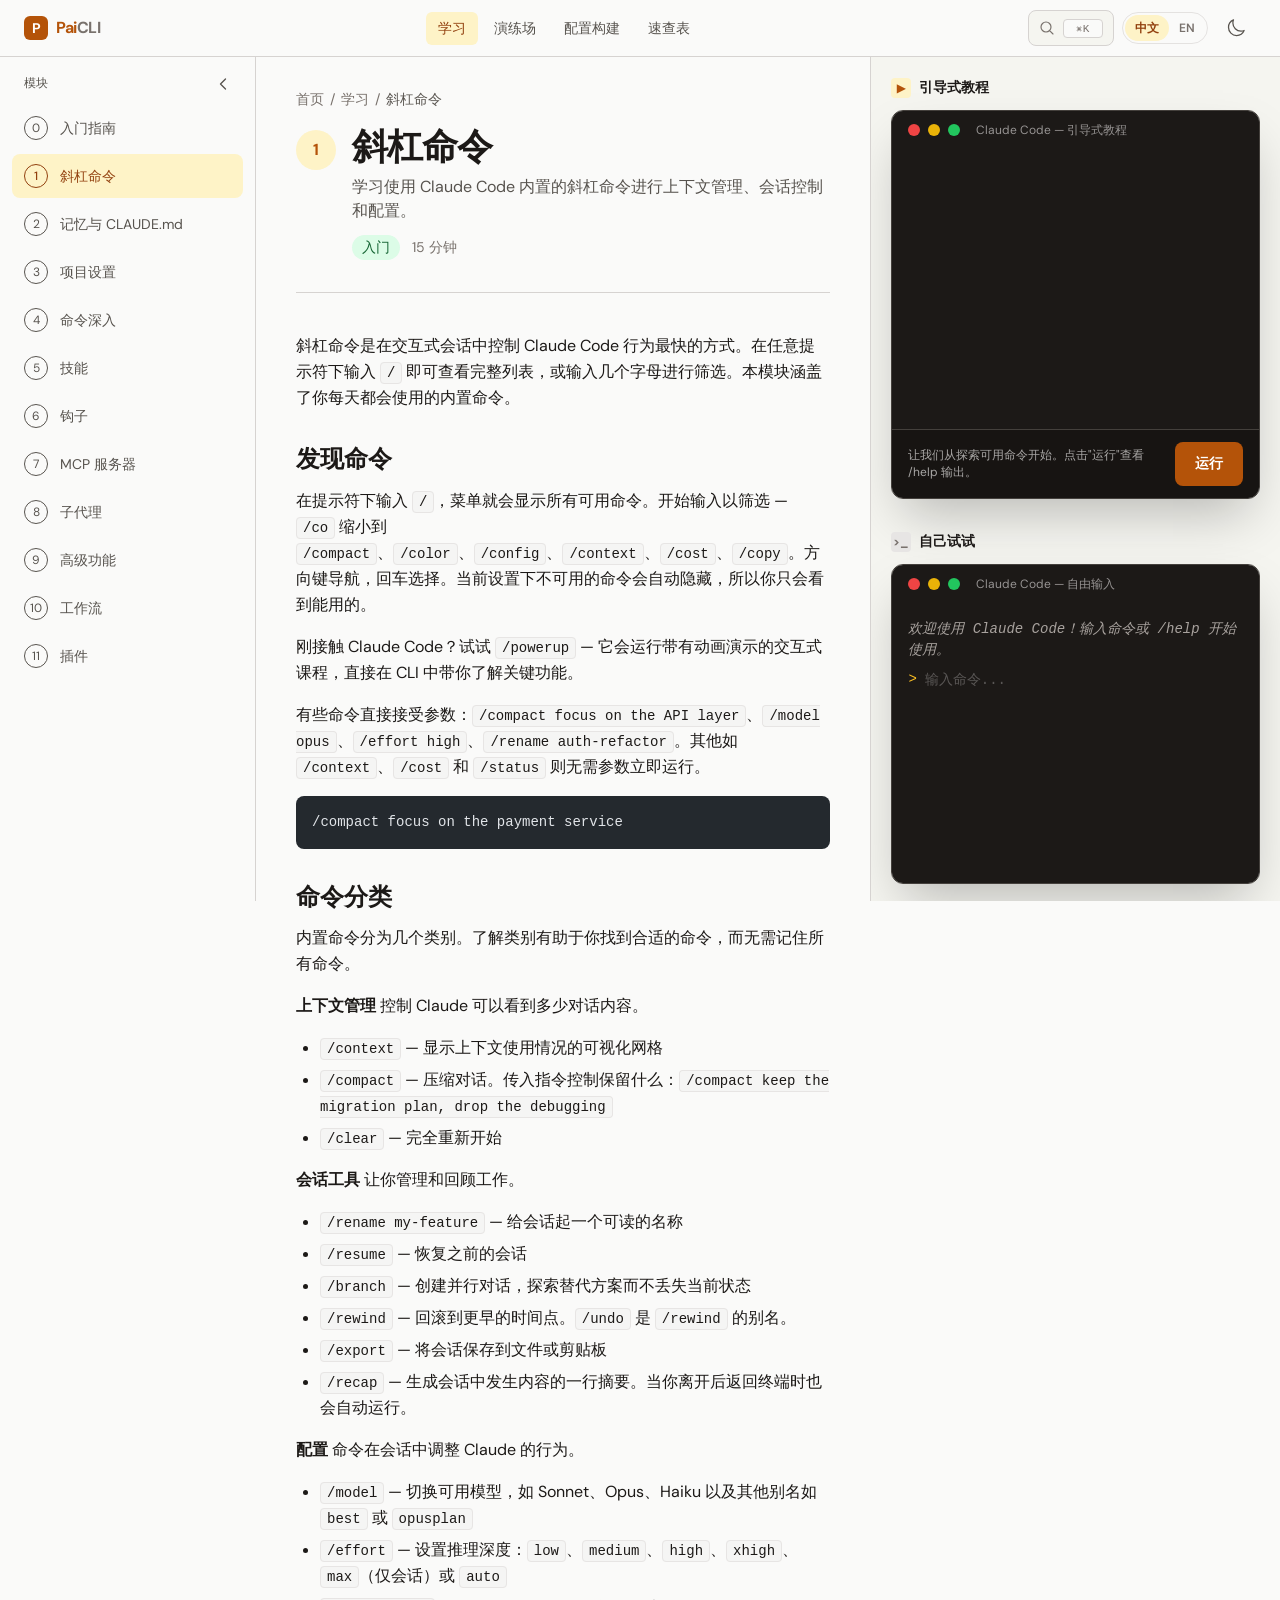
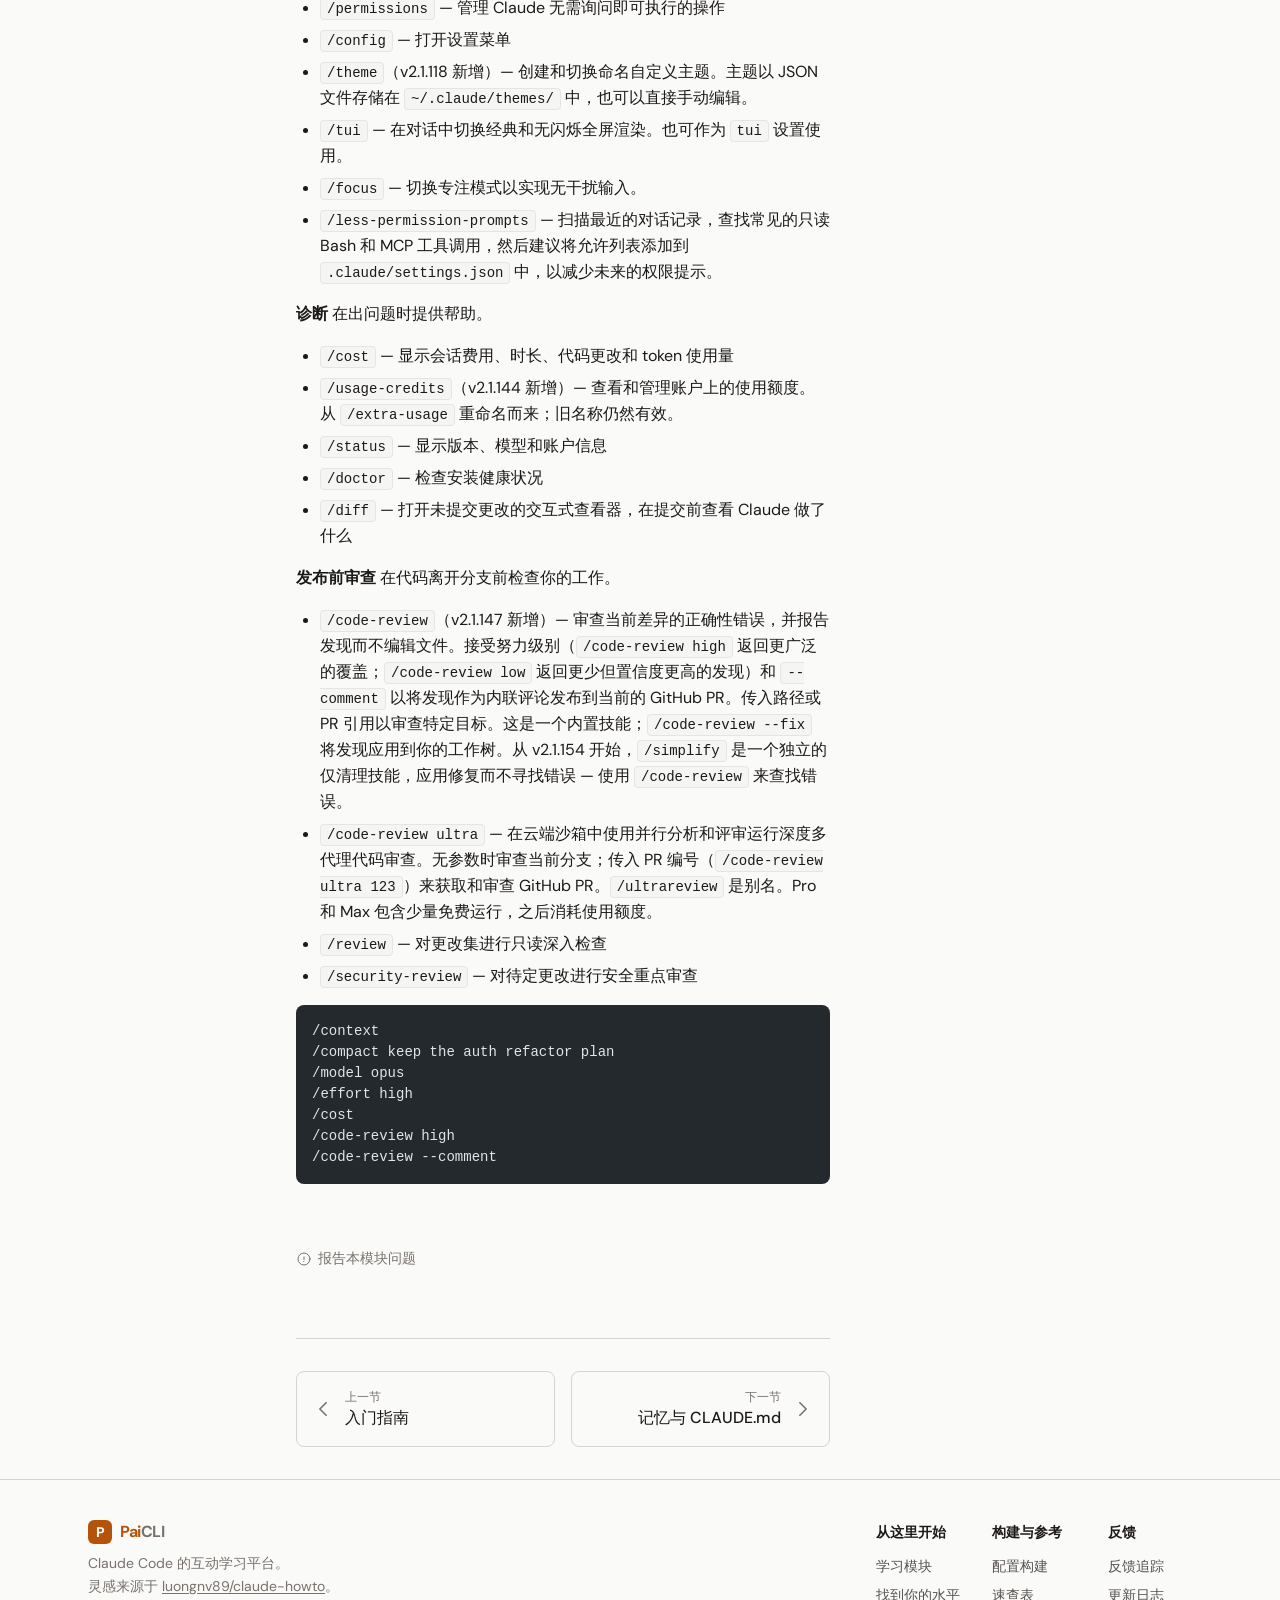
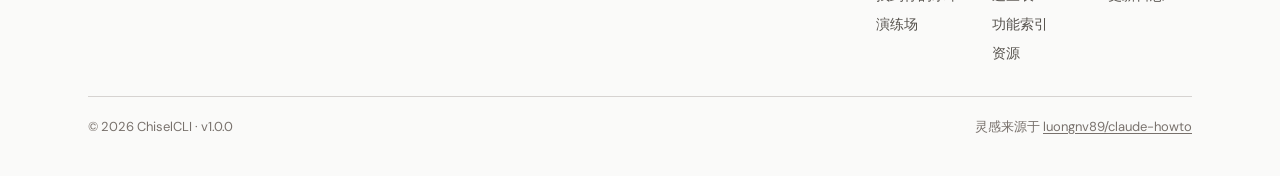
<file: demo-deepseek/index.html>
<!DOCTYPE html>
<html lang="zh-CN" dir="ltr">
<head>
<meta charset="utf-8">
<meta name="viewport" content="width=device-width, initial-scale=1">
<meta name="description" content="学习使用 Claude Code 内置的斜杠命令进行上下文管理、会话控制和配置。">
<title>斜杠命令 — ChiselCLI 学习中心</title>

<!-- Fonts -->
<link rel="preconnect" href="https://fonts.googleapis.com">
<link rel="preconnect" href="https://fonts.gstatic.com" crossorigin>
<link href="https://fonts.googleapis.com/css2?family=DM+Sans:wght@400;500;600;700&family=Source+Serif+4:ital,opsz,wght@0,8..60,400;0,8..60,500;0,8..60,600;1,8..60,400&display=swap" rel="stylesheet">
<style>
@font-face {
  font-family: 'JetBrains Mono';
  src: url('https://claude.nagdy.me/fonts/JetBrainsMono-Regular.woff2') format('woff2');
  font-display: swap;
}

/* ===== CSS Variables (Light) ===== */
:root {
  --font-sans: "DM Sans", ui-sans-serif, system-ui, -apple-system, sans-serif;
  --font-serif: "Source Serif 4", Georgia, "Times New Roman", serif;
  --font-mono: "JetBrains Mono", ui-monospace, "Cascadia Code", "Fira Code", monospace;

  --color-brand: #b45309;
  --color-brand-hover: #92400e;
  --color-brand-light: #fbbf24;
  --color-brand-light-hover: #fcd34d;
  --color-brand-subtle: #fef3c7;
  --color-brand-subtle-dark: #451a03;

  --color-surface: #fafaf9;
  --color-surface-dark: #1c1917;
  --color-surface-elevated: #f5f5f0;
  --color-surface-elevated-dark: #292524;
  --color-surface-muted: #e7e5e4;
  --color-surface-muted-dark: #44403c;

  --color-terminal-bg: #1c1917;
  --color-terminal-text: #e7e5e4;
  --color-terminal-cursor: #fbbf24;
  --color-terminal-selection: #44403c;

  --color-success: #22c55e;
  --color-warning: #eab308;
  --color-error: #ef4444;

  --color-text-primary: #1c1917;
  --color-text-primary-dark: #fafaf9;
  --color-text-secondary: #57534e;
  --color-text-secondary-dark: #d6d3d1;
  --color-text-muted: #78716c;
  --color-text-muted-dark: #a8a29e;

  --color-border: #d6d3d1;
  --color-border-dark: #44403c;

  --color-green-100: #dcfce7;
  --color-green-800: #166534;
  --color-green-900: #14532d;
  --color-stone-100: #f5f5f4;
  --color-stone-200: #e7e5e4;
  --color-stone-300: #d6d3d1;
  --color-stone-400: #a8a29e;
  --color-stone-500: #78716c;
  --color-stone-600: #57534e;
  --color-stone-700: #44403c;
  --color-stone-800: #292524;
  --color-stone-900: #1c1917;
  --color-stone-950: #0c0a09;
  --color-white: #ffffff;
  --color-black: #000000;

  --spacing: 0.25rem;
  --radius-sm: 0.25rem;
  --radius-md: 0.375rem;
  --radius-lg: 0.5rem;
  --radius-xl: 0.75rem;
  --radius-2xl: 1rem;
}

/* ===== Dark Mode ===== */
html.dark {
  --color-surface: #1c1917;
  --color-surface-elevated: #292524;
  --color-surface-muted: #44403c;
  --color-text-primary: #fafaf9;
  --color-text-secondary: #d6d3d1;
  --color-text-muted: #a8a29e;
  --color-border: #44403c;
  --color-brand-subtle: #451a03;
  --color-white: #292524;
  --color-stone-100: #292524;
  --color-stone-200: #44403c;
  --color-stone-800: #1c1917;
  --color-stone-900: #0c0a09;
  --color-green-100: #14532d;
  --color-green-800: #4ade80;
}

/* ===== Base ===== */
*, *::before, *::after {
  box-sizing: border-box;
  margin: 0;
  padding: 0;
}

html {
  -webkit-text-size-adjust: 100%;
  line-height: 1.5;
  font-family: var(--font-sans);
}

body {
  min-height: 100vh;
  display: flex;
  flex-direction: column;
  background: var(--color-surface);
  color: var(--color-text-primary);
}

a { color: inherit; text-decoration: inherit; }
img, svg { vertical-align: middle; display: block; }

/* ===== Skip Link ===== */
.skip-link {
  position: absolute;
  left: -9999px;
  z-index: 999;
  padding: 8px 16px;
  background: var(--color-brand);
  color: white;
  font-size: 14px;
  border-radius: 0 0 var(--radius-md) 0;
}
.skip-link:focus { left: 0; }

/* ===== Header ===== */
.header {
  position: sticky;
  top: 0;
  z-index: 40;
  border-bottom: 1px solid var(--color-border);
  background: var(--color-surface);
  backdrop-filter: blur(8px);
}
html.dark .header {
  border-color: var(--color-border-dark);
  background: var(--color-surface-dark);
}
.header-inner {
  max-width: 90rem;
  margin: 0 auto;
  height: 3.5rem;
  display: flex;
  align-items: center;
  justify-content: space-between;
  padding: 0 1rem;
}
@media (min-width: 64rem) {
  .header-inner { padding: 0 1.5rem; }
}
.logo {
  display: flex;
  align-items: center;
  gap: 0.5rem;
  font-size: 1rem;
  font-weight: 700;
  letter-spacing: -0.025em;
  color: var(--color-text-primary);
}
.logo-icon {
  width: 24px;
  height: 24px;
  flex-shrink: 0;
  display: flex;
  align-items: center;
  justify-content: center;
  border-radius: 6px;
  background: var(--color-brand);
  color: white;
  font-size: 14px;
  font-weight: 700;
}
.logo-brand { color: var(--color-brand); }
html.dark .logo-brand { color: var(--color-brand-light); }
.logo-muted { color: var(--color-text-muted); }

/* Desktop nav */
.desktop-nav { display: none; }
@media (min-width: 64rem) {
  .desktop-nav { display: flex; align-items: center; gap: 0.25rem; }
}
.nav-link {
  border-radius: var(--radius-md);
  padding: 0.375rem 0.75rem;
  font-size: 0.875rem;
  font-weight: 500;
  transition: color 0.15s, background 0.15s;
  color: var(--color-text-secondary);
}
.nav-link:hover { color: var(--color-text-primary); }
.nav-link.active {
  background: var(--color-brand-subtle);
  color: var(--color-brand-hover);
}
html.dark .nav-link.active {
  background: var(--color-brand-subtle-dark);
  color: var(--color-brand-light);
}

/* Header right */
.header-right {
  display: flex;
  align-items: center;
  gap: 0.5rem;
}

.search-pill {
  display: none;
  height: 2.25rem;
  align-items: center;
  gap: 0.5rem;
  border-radius: var(--radius-lg);
  border: 1px solid var(--color-border);
  background: var(--color-surface-elevated);
  padding: 0 0.625rem;
  color: var(--color-text-muted);
  cursor: pointer;
  transition: border-color 0.15s, color 0.15s;
}
.search-pill:hover {
  border-color: rgba(180, 83, 9, 0.4);
  color: var(--color-text-secondary);
}
@media (min-width: 64rem) {
  .search-pill { display: inline-flex; }
}
.search-pill svg { width: 16px; height: 16px; }
.search-shortcut {
  display: inline-block;
  min-width: 2.5rem;
  border-radius: 4px;
  border: 1px solid var(--color-border);
  background: var(--color-surface);
  padding: 0.125rem 0.375rem;
  font-family: var(--font-mono);
  font-size: 11px;
  text-transform: uppercase;
  letter-spacing: 0.05em;
  text-align: center;
  color: var(--color-text-muted);
}
html.dark .search-shortcut {
  border-color: var(--color-border-dark);
  background: var(--color-surface-dark);
}

/* Icon button */
.icon-btn {
  display: flex;
  width: 2.5rem;
  height: 2.5rem;
  align-items: center;
  justify-content: center;
  border-radius: var(--radius-lg);
  color: var(--color-text-secondary);
  cursor: pointer;
  background: none;
  border: none;
  transition: background 0.15s, color 0.15s;
}
.icon-btn:hover {
  background: var(--color-surface-muted);
  color: var(--color-text-primary);
}
html.dark .icon-btn:hover {
  background: var(--color-surface-muted-dark);
}

/* Language switcher */
.lang-switcher {
  display: flex;
  align-items: center;
  border-radius: 999px;
  border: 1px solid rgba(214, 211, 209, 0.6);
  padding: 0.125rem;
}
html.dark .lang-switcher {
  border-color: rgba(68, 64, 60, 0.6);
}
.lang-link {
  border-radius: 999px;
  padding: 0.25rem 0.625rem;
  font-size: 0.75rem;
  font-weight: 600;
  transition: background 0.15s, color 0.15s;
  color: var(--color-text-muted);
  text-decoration: none;
}
.lang-link:hover { color: var(--color-text-primary); }
.lang-link.active {
  background: var(--color-brand-subtle);
  color: var(--color-brand-hover);
}
html.dark .lang-link.active {
  background: var(--color-brand-subtle-dark);
  color: var(--color-brand-light);
}

/* ===== Layout Grid ===== */
.layout-grid {
  flex: 1;
}
@media (min-width: 64rem) {
  .layout-grid {
    display: grid;
    grid-template-columns: 16rem 1fr;
  }
  .layout-grid.has-sidebar-right {
    grid-template-columns: 16rem 1fr;
  }
  .layout-grid .main-with-aside {
    display: grid;
    grid-template-columns: 3fr 2fr;
  }
}

/* ===== Sidebar ===== */
.desktop-sidebar {
  display: none;
}
@media (min-width: 64rem) {
  .desktop-sidebar {
    display: block;
    position: sticky;
    top: 3.5rem;
    height: calc(100vh - 3.5rem);
    overflow-y: auto;
    border-right: 1px solid var(--color-border);
  }
  html.dark .desktop-sidebar {
    border-color: var(--color-border-dark);
  }
}
.sidebar-inner {
  padding: 0.75rem;
}

/* Sidebar nav */
.sidebar-toggle {
  display: flex;
  width: 100%;
  align-items: center;
  justify-content: space-between;
  border-radius: var(--radius-lg);
  padding: 0.375rem 0.75rem;
  font-size: 0.75rem;
  font-weight: 500;
  color: var(--color-text-secondary);
  cursor: pointer;
  background: none;
  border: none;
  transition: background 0.15s, color 0.15s;
  margin-bottom: 0.5rem;
}
.sidebar-toggle:hover {
  background: var(--color-surface-muted);
  color: var(--color-text-primary);
}
html.dark .sidebar-toggle:hover {
  background: var(--color-surface-muted-dark);
}
.sidebar-chevron {
  width: 1rem;
  height: 1rem;
  transition: transform 0.15s;
}

.sidebar-nav-list {
  list-style: none;
  display: flex;
  flex-direction: column;
  gap: 0.25rem;
}
.sidebar-nav-link {
  display: flex;
  min-height: 44px;
  align-items: center;
  gap: 0.75rem;
  border-radius: var(--radius-lg);
  padding: 0.5rem 0.75rem;
  font-size: 0.875rem;
  color: var(--color-text-secondary);
  text-decoration: none;
  transition: background 0.15s, color 0.15s;
}
.sidebar-nav-link:hover {
  background: var(--color-surface-muted);
  color: var(--color-text-primary);
}
html.dark .sidebar-nav-link:hover {
  background: var(--color-surface-muted-dark);
}
.sidebar-nav-link.active {
  background: var(--color-brand-subtle);
  color: var(--color-brand-hover);
  font-weight: 500;
}
html.dark .sidebar-nav-link.active {
  background: var(--color-brand-subtle-dark);
  color: var(--color-brand-light);
}
.sidebar-number {
  display: flex;
  width: 1.5rem;
  height: 1.5rem;
  flex-shrink: 0;
  align-items: center;
  justify-content: center;
  border-radius: 50%;
  border: 1px solid currentColor;
  font-size: 0.75rem;
}
.sidebar-title {
  min-width: 0;
  overflow: hidden;
  text-overflow: ellipsis;
  white-space: nowrap;
}

/* ===== Main Content ===== */
.main-content {
  min-width: 0;
}
.main-inner {
  display: grid;
}
@media (min-width: 64rem) {
  .main-inner {
    grid-template-columns: 3fr 2fr;
  }
}

/* Prose column */
.prose-column {
  min-width: 0;
  padding: 1.5rem 1rem;
}
@media (min-width: 64rem) {
  .prose-column {
    padding: 2rem 2.5rem;
  }
}

/* Module header */
.module-header {
  margin-bottom: 2.5rem;
  border-bottom: 1px solid var(--color-border);
  padding-bottom: 2rem;
}
html.dark .module-header {
  border-color: var(--color-border-dark);
}
.breadcrumb {
  display: flex;
  align-items: center;
  gap: 0.375rem;
  margin-bottom: 1rem;
  font-size: 0.875rem;
  color: var(--color-text-muted);
}
.breadcrumb a { transition: color 0.15s; }
.breadcrumb a:hover { color: var(--color-brand-hover); }
html.dark .breadcrumb a:hover { color: var(--color-brand-light); }
.breadcrumb-current { color: var(--color-text-secondary); }

.module-title-row {
  display: flex;
  align-items: flex-start;
  gap: 1rem;
}
.module-number {
  margin-top: 0.25rem;
  display: flex;
  width: 2.5rem;
  height: 2.5rem;
  flex-shrink: 0;
  align-items: center;
  justify-content: center;
  border-radius: 50%;
  background: var(--color-brand-subtle);
  font-size: 1rem;
  font-weight: 700;
  color: var(--color-brand);
}
html.dark .module-number {
  background: var(--color-brand-subtle-dark);
  color: var(--color-brand-light);
}
.module-title {
  font-family: var(--font-serif);
  font-size: 1.875rem;
  font-weight: 700;
  letter-spacing: -0.025em;
  line-height: 1.15;
  color: var(--color-text-primary);
}
@media (min-width: 64rem) {
  .module-title { font-size: 2.25rem; }
}
.module-desc {
  margin-top: 0.5rem;
  max-width: 32rem;
  color: var(--color-text-secondary);
}
.module-meta {
  margin-top: 0.75rem;
  display: flex;
  flex-wrap: wrap;
  align-items: center;
  gap: 0.75rem;
  font-size: 0.875rem;
}
.badge {
  display: inline-block;
  border-radius: 999px;
  padding: 0.125rem 0.625rem;
  font-weight: 500;
  background: var(--color-green-100);
  color: var(--color-green-800);
}
.module-time {
  color: var(--color-text-muted);
}

/* ===== Prose ===== */
.prose {
  max-width: none;
  font-size: 1rem;
  line-height: 1.625;
  color: var(--color-text-primary);
}
.prose h2 {
  font-family: var(--font-serif);
  font-size: 1.5rem;
  font-weight: 600;
  line-height: 1.35;
  margin-top: 2rem;
  margin-bottom: 0.75rem;
  color: var(--color-text-primary);
}
.prose p {
  margin-bottom: 1rem;
}
.prose code {
  font-family: var(--font-mono);
  font-size: 0.875em;
  background: var(--color-stone-100);
  padding: 0.125rem 0.375rem;
  border-radius: 4px;
  border: 1px solid var(--color-stone-200);
  color: var(--color-text-primary);
}
html.dark .prose code {
  background: var(--color-stone-800);
  border-color: var(--color-stone-700);
}
.prose strong {
  font-weight: 600;
  color: var(--color-text-primary);
}
.prose ul {
  list-style: disc;
  padding-left: 1.5rem;
  margin-bottom: 1rem;
}
.prose li {
  margin-bottom: 0.375rem;
}
.prose a {
  color: var(--color-brand);
  text-decoration: underline;
  text-underline-offset: 2px;
  transition: color 0.15s;
}
.prose a:hover {
  color: var(--color-brand-hover);
}
html.dark .prose a {
  color: var(--color-brand-light);
}
html.dark .prose a:hover {
  color: var(--color-brand-light-hover);
}

/* Code block */
.code-block {
  overflow-x: auto;
  border-radius: var(--radius-lg);
  background: #24292e;
  color: #e1e4e8;
  margin-bottom: 1rem;
}
.code-block pre {
  padding: 1rem;
  font-family: var(--font-mono);
  font-size: 0.875rem;
  line-height: 1.5;
  overflow-x: auto;
}
.code-block code {
  background: none !important;
  border: none !important;
  padding: 0 !important;
  font-size: inherit !important;
  color: inherit !important;
}

/* ===== Right Panel (Sticky) ===== */
.right-panel {
  display: none;
}
@media (min-width: 64rem) {
  .right-panel {
    display: block;
    position: sticky;
    top: 3.5rem;
    height: calc(100vh - 3.5rem);
    overflow-y: auto;
    border-left: 1px solid var(--color-border);
    background: var(--color-surface-elevated);
  }
  html.dark .right-panel {
    border-color: var(--color-border-dark);
    background: var(--color-surface-elevated-dark);
  }
}
.right-panel-inner {
  padding: 1.25rem;
}
.right-panel-section {
  margin-bottom: 2rem;
}
.section-title {
  display: flex;
  align-items: center;
  gap: 0.5rem;
  margin-bottom: 0.75rem;
  font-size: 0.875rem;
  font-weight: 600;
  color: var(--color-text-primary);
}
.section-icon {
  display: flex;
  width: 1.25rem;
  height: 1.25rem;
  align-items: center;
  justify-content: center;
  border-radius: 4px;
  font-size: 0.75rem;
  font-weight: 700;
}
.section-icon.brand {
  background: var(--color-brand-subtle);
  color: var(--color-brand);
}
html.dark .section-icon.brand {
  background: var(--color-brand-subtle-dark);
  color: var(--color-brand-light);
}
.section-icon.muted {
  background: var(--color-surface-muted);
  color: var(--color-text-muted);
}
html.dark .section-icon.muted {
  background: var(--color-surface-muted-dark);
}

/* ===== Terminal Simulator ===== */
.terminal {
  overflow: hidden;
  border-radius: var(--radius-xl);
  border: 1px solid #44403c;
  box-shadow: 0 25px 50px -12px rgba(0,0,0,0.25);
}
.terminal-titlebar {
  display: flex;
  align-items: center;
  gap: 0.5rem;
  background: #1c1917;
  padding: 0.625rem 1rem;
}
.terminal-dot {
  width: 0.75rem;
  height: 0.75rem;
  border-radius: 50%;
}
.terminal-dot.red { background: #ef4444; }
.terminal-dot.yellow { background: #eab308; }
.terminal-dot.green { background: #22c55e; }
.terminal-label {
  margin-left: 0.5rem;
  font-size: 0.75rem;
  color: rgba(231, 229, 228, 0.6);
  font-family: var(--font-sans);
}
.terminal-body {
  background: #1c1917;
  padding: 1rem;
  font-family: var(--font-mono);
  font-size: 0.875rem;
  min-height: 280px;
  max-height: 480px;
  overflow-y: auto;
  color: #e7e5e4;
  line-height: 1.5;
}
.terminal-body .welcome {
  color: #a8a29e;
  font-style: italic;
  margin-bottom: 0.5rem;
}
.terminal-body .prompt-line {
  display: flex;
  align-items: center;
  gap: 0.5rem;
}
.terminal-body .prompt {
  color: var(--color-brand-light);
  flex-shrink: 0;
  user-select: none;
}
.terminal-input {
  flex: 1;
  background: transparent;
  border: none;
  outline: none;
  font-family: var(--font-mono);
  font-size: 1rem;
  color: #e7e5e4;
  caret-color: #fbbf24;
}
@media (min-width: 64rem) {
  .terminal-input { font-size: 0.875rem; }
}
.terminal-input::placeholder {
  color: rgba(231, 229, 228, 0.3);
}
.terminal-footer {
  display: flex;
  align-items: center;
  justify-content: space-between;
  border-top: 1px solid #44403c;
  background: #171412;
  padding: 0.75rem 1rem;
}
.terminal-desc {
  flex: 1;
  font-family: var(--font-sans);
  font-size: 0.75rem;
  color: rgba(231, 229, 228, 0.7);
  line-height: 1.4;
}
.terminal-btn {
  min-height: 44px;
  border-radius: var(--radius-lg);
  background: var(--color-brand);
  padding: 0.5rem 1.25rem;
  font-size: 0.875rem;
  font-weight: 600;
  color: white;
  border: none;
  cursor: pointer;
  white-space: nowrap;
  transition: background 0.15s;
}
.terminal-btn:hover {
  background: var(--color-brand-hover);
}

/* Guided step output */
.terminal-output {
  margin-bottom: 0.5rem;
  white-space: pre-wrap;
  font-family: var(--font-mono);
  font-size: 0.875rem;
  color: #e7e5e4;
  line-height: 1.5;
}

/* ===== Quiz ===== */
.quiz-card {
  border-radius: var(--radius-xl);
  border: 1px solid var(--color-stone-200);
  background: var(--color-white);
  padding: 1.5rem;
}
html.dark .quiz-card {
  border-color: var(--color-stone-700);
  background: rgba(41, 37, 36, 0.5);
}
.quiz-header {
  display: flex;
  align-items: center;
  justify-content: space-between;
  margin-bottom: 1rem;
  font-size: 0.75rem;
  color: var(--color-stone-500);
}
html.dark .quiz-header { color: var(--color-stone-400); }
.quiz-progress {
  height: 0.375rem;
  border-radius: 999px;
  background: var(--color-stone-100);
  margin-bottom: 1.5rem;
  overflow: hidden;
}
html.dark .quiz-progress { background: var(--color-stone-700); }
.quiz-progress-bar {
  height: 100%;
  border-radius: 999px;
  background: var(--color-brand);
  transition: width 0.3s;
}
.quiz-question {
  margin-bottom: 1rem;
  font-size: 1rem;
  font-weight: 500;
  color: var(--color-stone-900);
  line-height: 1.5;
}
html.dark .quiz-question { color: var(--color-stone-100); }
.quiz-options {
  display: flex;
  flex-direction: column;
  gap: 0.5rem;
}
.quiz-option {
  display: flex;
  width: 100%;
  align-items: flex-start;
  gap: 0.75rem;
  border-radius: var(--radius-lg);
  border: 1px solid var(--color-stone-200);
  padding: 0.75rem;
  font-size: 0.875rem;
  text-align: left;
  cursor: pointer;
  transition: border-color 0.15s;
  color: var(--color-stone-800);
  background: transparent;
}
html.dark .quiz-option {
  border-color: var(--color-stone-600);
  color: var(--color-stone-200);
}
.quiz-option:hover {
  border-color: var(--color-brand-light-hover);
}
html.dark .quiz-option:hover {
  border-color: var(--color-brand-hover);
}
.quiz-radio {
  margin-top: 0.125rem;
  display: flex;
  width: 1.25rem;
  height: 1.25rem;
  flex-shrink: 0;
  align-items: center;
  justify-content: center;
  border-radius: 50%;
  border: 2px solid var(--color-stone-300);
}
html.dark .quiz-radio {
  border-color: var(--color-stone-600);
}

/* ===== Templates ===== */
.template-card {
  border-radius: var(--radius-xl);
  border: 1px solid var(--color-border);
  background: var(--color-white);
  padding: 1rem;
  box-shadow: 0 1px 3px rgba(0,0,0,0.05);
  margin-bottom: 1.5rem;
}
html.dark .template-card {
  border-color: var(--color-border-dark);
  background: var(--color-stone-800);
}
.template-header {
  display: flex;
  flex-direction: column;
  gap: 0.5rem;
  margin-bottom: 0.75rem;
}
@media (min-width: 40rem) {
  .template-header {
    flex-direction: row;
    align-items: flex-start;
    justify-content: space-between;
  }
}
.template-name {
  font-size: 1rem;
  font-weight: 600;
  color: var(--color-text-primary);
}
.template-desc {
  margin-top: 0.25rem;
  font-size: 0.875rem;
  color: var(--color-text-secondary);
}
.template-lang {
  display: inline-block;
  border-radius: 4px;
  background: var(--color-stone-100);
  padding: 0.125rem 0.375rem;
  font-family: var(--font-mono);
  font-size: 0.75rem;
  color: var(--color-stone-600);
  white-space: nowrap;
  flex-shrink: 0;
}
html.dark .template-lang {
  background: var(--color-stone-800);
  color: var(--color-stone-300);
}
.template-code-wrap {
  position: relative;
  overflow-x: auto;
  border-radius: var(--radius-lg);
  border: 1px solid var(--color-stone-700);
  background: var(--color-stone-900);
}
.template-code {
  padding: 1rem 2.5rem 1rem 1rem;
  font-family: var(--font-mono);
  font-size: 0.875rem;
  color: var(--color-stone-100);
  line-height: 1.5;
  white-space: pre-wrap;
}
.copy-btn {
  position: absolute;
  top: 0.5rem;
  right: 0.5rem;
  display: inline-flex;
  align-items: center;
  border-radius: var(--radius-md);
  padding: 0.375rem;
  opacity: 0.6;
  cursor: pointer;
  color: var(--color-stone-400);
  background: transparent;
  border: none;
  transition: opacity 0.15s, color 0.15s;
}
.copy-btn:hover {
  opacity: 1;
  color: var(--color-stone-100);
}
.copy-btn svg { width: 1rem; height: 1rem; }
.share-btn {
  display: inline-flex;
  align-items: center;
  gap: 0.25rem;
  margin-top: 0.25rem;
  font-size: 0.875rem;
  color: var(--color-text-muted);
  cursor: pointer;
  background: none;
  border: none;
  transition: color 0.15s;
}
.share-btn:hover { color: var(--color-brand); }
.share-btn svg { width: 0.875rem; height: 0.875rem; }
html.dark .share-btn:hover { color: var(--color-brand-light); }

/* ===== Report Link ===== */
.report-link {
  display: inline-flex;
  align-items: center;
  gap: 0.375rem;
  margin-top: 3rem;
  font-size: 0.875rem;
  color: var(--color-text-muted);
  text-decoration: none;
  transition: color 0.15s;
}
.report-link:hover { color: var(--color-brand); }
.report-link svg { width: 1rem; height: 1rem; }
html.dark .report-link:hover { color: var(--color-brand-light); }

/* ===== Prev/Next Nav ===== */
.module-nav {
  margin-top: 4rem;
  display: grid;
  gap: 1rem;
  border-top: 1px solid var(--color-border);
  padding-top: 2rem;
  grid-template-columns: 1fr 1fr;
}
html.dark .module-nav {
  border-color: var(--color-border-dark);
}
.module-nav-link {
  display: flex;
  align-items: center;
  gap: 0.75rem;
  border-radius: var(--radius-lg);
  border: 1px solid var(--color-border);
  padding: 1rem;
  text-decoration: none;
  transition: border-color 0.15s, background 0.15s;
}
.module-nav-link:hover {
  border-color: var(--color-brand);
  background: rgba(254, 243, 199, 0.3);
}
html.dark .module-nav-link {
  border-color: var(--color-border-dark);
}
html.dark .module-nav-link:hover {
  border-color: var(--color-brand-light);
  background: rgba(69, 26, 3, 0.3);
}
.module-nav-link.next {
  justify-content: flex-end;
  text-align: right;
}
.module-nav-label {
  display: block;
  font-size: 0.75rem;
  color: var(--color-text-muted);
}
.module-nav-text {
  font-weight: 500;
  color: var(--color-text-primary);
  transition: color 0.15s;
}
.module-nav-link:hover .module-nav-text {
  color: var(--color-brand-hover);
}
html.dark .module-nav-link:hover .module-nav-text {
  color: var(--color-brand-light);
}
.module-nav-arrow {
  width: 1.25rem;
  height: 1.25rem;
  flex-shrink: 0;
  color: var(--color-text-muted);
  transition: transform 0.15s;
}
.module-nav-link:hover .module-nav-arrow.prev {
  transform: translateX(-0.125rem);
}
.module-nav-link:hover .module-nav-arrow.next {
  transform: translateX(0.125rem);
}

/* ===== Footer ===== */
.footer {
  border-top: 1px solid var(--color-border);
}
html.dark .footer {
  border-color: var(--color-border-dark);
}
.footer-inner {
  max-width: 72rem;
  margin: 0 auto;
  padding: 2.5rem 1rem;
}
@media (min-width: 64rem) {
  .footer-inner { padding: 2.5rem 1.5rem; }
}
.footer-top {
  display: flex;
  flex-direction: column;
  gap: 2rem;
}
@media (min-width: 64rem) {
  .footer-top {
    flex-direction: row;
    align-items: flex-start;
    justify-content: space-between;
  }
}
.footer-brand {
  max-width: 20rem;
}
.footer-brand-text {
  margin-top: 0.5rem;
  font-size: 0.875rem;
  line-height: 1.625;
  color: var(--color-text-muted);
}
.footer-nav {
  display: grid;
  gap: 2rem;
  grid-template-columns: repeat(2, 1fr);
}
@media (min-width: 64rem) {
  .footer-nav {
    grid-template-columns: repeat(3, 1fr);
  }
}
.footer-nav-section-title {
  font-size: 0.875rem;
  font-weight: 600;
  color: var(--color-text-primary);
}
.footer-nav-list {
  list-style: none;
  margin-top: 0.75rem;
  display: flex;
  flex-direction: column;
  gap: 0.5rem;
  font-size: 0.875rem;
  color: var(--color-text-secondary);
}
.footer-nav-list a {
  transition: color 0.15s;
  text-decoration: none;
}
.footer-nav-list a:hover { color: var(--color-brand); }
html.dark .footer-nav-list a:hover { color: var(--color-brand-light); }
.footer-bottom {
  margin-top: 2rem;
  display: flex;
  flex-direction: column;
  gap: 0.25rem;
  border-top: 1px solid var(--color-border);
  padding-top: 1.25rem;
  font-size: 13px;
  color: var(--color-text-muted);
}
@media (min-width: 64rem) {
  .footer-bottom {
    flex-direction: row;
    align-items: center;
    justify-content: space-between;
  }
}
html.dark .footer-bottom {
  border-color: var(--color-border-dark);
}
.footer-bottom a {
  text-decoration: underline;
  text-underline-offset: 2px;
  transition: color 0.15s;
}
.footer-bottom a:hover { color: var(--color-brand); }
html.dark .footer-bottom a:hover { color: var(--color-brand-light); }

/* ===== Mobile ===== */
.mobile-only { display: block; }
@media (min-width: 64rem) {
  .mobile-only { display: none !important; }
}
.desktop-only { display: none; }
@media (min-width: 64rem) {
  .desktop-only { display: block; }
}

/* ===== Dark mode toggle icons ===== */
.sun-icon { display: none; }
.dark .sun-icon { display: block; }
.dark .moon-icon { display: none; }
.moon-icon { display: block; }

/* ===== Responsive tweaks ===== */
@media (max-width: 63.999rem) {
  .main-inner { display: block; }
  .prose-column { padding: 1.5rem 1rem; }
}
</style>
</head>
<body>

<!-- Skip link -->
<a href="#main-content" class="skip-link">跳到主要内容</a>

<!-- ===== Header ===== -->
<header class="header" aria-label="网站页眉">
  <div class="header-inner">
    <a href="/" class="logo">
      <span class="logo-icon">P</span>
      <span><span class="logo-brand">Pai</span><span class="logo-muted">CLI</span></span>
    </a>

    <nav class="desktop-nav" aria-label="主导航">
      <a href="/learn" class="nav-link active">学习</a>
      <a href="/playground" class="nav-link">演练场</a>
      <a href="/build" class="nav-link">配置构建</a>
      <a href="/reference" class="nav-link">速查表</a>
    </nav>

    <div class="header-right">
      <button class="search-pill" aria-label="搜索 (⌘K)">
        <svg fill="none" viewBox="0 0 24 24" stroke-width="1.75" stroke="currentColor">
          <path stroke-linecap="round" stroke-linejoin="round" d="M21 21l-4.35-4.35M10.5 18a7.5 7.5 0 100-15 7.5 7.5 0 000 15z"/>
        </svg>
        <span class="search-shortcut">⌘K</span>
      </button>

      <nav class="lang-switcher" aria-label="语言">
        <span class="lang-link active">中文</span>
        <a href="#" class="lang-link">EN</a>
      </nav>

      <button id="darkModeToggle" class="icon-btn" aria-label="切换深色模式">
        <svg class="sun-icon" fill="none" viewBox="0 0 24 24" stroke-width="1.5" stroke="currentColor" width="20" height="20">
          <path stroke-linecap="round" stroke-linejoin="round" d="M12 3v2.25m6.364.386l-1.591 1.591M21 12h-2.25m-.386 6.364l-1.591-1.591M12 18.75V21m-4.773-4.227l-1.591 1.591M5.25 12H3m4.227-4.773L5.636 5.636M15.75 12a3.75 3.75 0 11-7.5 0 3.75 3.75 0 017.5 0z"/>
        </svg>
        <svg class="moon-icon" fill="none" viewBox="0 0 24 24" stroke-width="1.5" stroke="currentColor" width="20" height="20">
          <path stroke-linecap="round" stroke-linejoin="round" d="M21.752 15.002A9.718 9.718 0 0118 15.75c-5.385 0-9.75-4.365-9.75-9.75 0-1.33.266-2.597.748-3.752A9.753 9.753 0 003 11.25C3 16.635 7.365 21 12.75 21a9.753 9.753 0 009.002-5.998z"/>
        </svg>
      </button>

      <button id="mobileMenuToggle" class="icon-btn mobile-only" aria-label="打开导航菜单" aria-expanded="false">
        <svg fill="none" viewBox="0 0 24 24" stroke-width="1.5" stroke="currentColor" width="20" height="20">
          <path stroke-linecap="round" stroke-linejoin="round" d="M3.75 6.75h16.5M3.75 12h16.5m-16.5 5.25h16.5"/>
        </svg>
      </button>
    </div>
  </div>
</header>

<!-- ===== Layout ===== -->
<div class="layout-grid" id="layoutGrid">
  <!-- Desktop Sidebar -->
  <aside class="desktop-sidebar" id="desktopSidebar">
    <nav class="sidebar-inner" aria-label="模块导航">
      <div>
        <button class="sidebar-toggle" id="sidebarCollapseToggle" aria-label="切换侧边栏">
          <span>模块</span>
          <svg class="sidebar-chevron" fill="none" viewBox="0 0 24 24" stroke-width="2" stroke="currentColor">
            <path stroke-linecap="round" stroke-linejoin="round" d="M15.75 19.5L8.25 12l7.5-7.5"/>
          </svg>
        </button>
        <ul class="sidebar-nav-list">
          <li><a href="#" class="sidebar-nav-link"><span class="sidebar-number">0</span><span class="sidebar-title">入门指南</span></a></li>
          <li><a href="#" class="sidebar-nav-link active"><span class="sidebar-number">1</span><span class="sidebar-title">斜杠命令</span></a></li>
          <li><a href="#" class="sidebar-nav-link"><span class="sidebar-number">2</span><span class="sidebar-title">记忆与 CLAUDE.md</span></a></li>
          <li><a href="#" class="sidebar-nav-link"><span class="sidebar-number">3</span><span class="sidebar-title">项目设置</span></a></li>
          <li><a href="#" class="sidebar-nav-link"><span class="sidebar-number">4</span><span class="sidebar-title">命令深入</span></a></li>
          <li><a href="#" class="sidebar-nav-link"><span class="sidebar-number">5</span><span class="sidebar-title">技能</span></a></li>
          <li><a href="#" class="sidebar-nav-link"><span class="sidebar-number">6</span><span class="sidebar-title">钩子</span></a></li>
          <li><a href="#" class="sidebar-nav-link"><span class="sidebar-number">7</span><span class="sidebar-title">MCP 服务器</span></a></li>
          <li><a href="#" class="sidebar-nav-link"><span class="sidebar-number">8</span><span class="sidebar-title">子代理</span></a></li>
          <li><a href="#" class="sidebar-nav-link"><span class="sidebar-number">9</span><span class="sidebar-title">高级功能</span></a></li>
          <li><a href="#" class="sidebar-nav-link"><span class="sidebar-number">10</span><span class="sidebar-title">工作流</span></a></li>
          <li><a href="#" class="sidebar-nav-link"><span class="sidebar-number">11</span><span class="sidebar-title">插件</span></a></li>
        </ul>
      </div>
    </nav>
  </aside>

  <!-- Main Content -->
  <main class="main-content" id="main-content" tabindex="-1">
    <div class="main-inner">
      <!-- Prose Column -->
      <div class="prose-column">
        <!-- Module header -->
        <div class="module-header">
          <nav class="breadcrumb" aria-label="面包屑导航">
            <a href="/">首页</a>
            <span aria-hidden="true">/</span>
            <a href="/learn">学习</a>
            <span aria-hidden="true">/</span>
            <span class="breadcrumb-current" aria-current="page">斜杠命令</span>
          </nav>
          <div class="module-title-row">
            <span class="module-number">1</span>
            <div>
              <h1 class="module-title">斜杠命令</h1>
              <p class="module-desc">学习使用 Claude Code 内置的斜杠命令进行上下文管理、会话控制和配置。</p>
              <div class="module-meta">
                <span class="badge">入门</span>
                <span class="module-time">15 分钟</span>
              </div>
            </div>
          </div>
        </div>

        <!-- Prose content -->
        <article class="prose">
          <p>斜杠命令是在交互式会话中控制 Claude Code 行为最快的方式。在任意提示符下输入 <code>/</code> 即可查看完整列表，或输入几个字母进行筛选。本模块涵盖了你每天都会使用的内置命令。</p>

          <h2 id="discovering-commands">发现命令</h2>
          <p>在提示符下输入 <code>/</code>，菜单就会显示所有可用命令。开始输入以筛选 — <code>/co</code> 缩小到 <code>/compact</code>、<code>/color</code>、<code>/config</code>、<code>/context</code>、<code>/cost</code>、<code>/copy</code>。方向键导航，回车选择。当前设置下不可用的命令会自动隐藏，所以你只会看到能用的。</p>
          <p>刚接触 Claude Code？试试 <code>/powerup</code> — 它会运行带有动画演示的交互式课程，直接在 CLI 中带你了解关键功能。</p>
          <p>有些命令直接接受参数：<code>/compact focus on the API layer</code>、<code>/model opus</code>、<code>/effort high</code>、<code>/rename auth-refactor</code>。其他如 <code>/context</code>、<code>/cost</code> 和 <code>/status</code> 则无需参数立即运行。</p>

          <div class="code-block">
            <pre><code><span>/compact focus on the payment service</span></code></pre>
          </div>

          <h2 id="command-categories">命令分类</h2>
          <p>内置命令分为几个类别。了解类别有助于你找到合适的命令，而无需记住所有命令。</p>

          <p><strong>上下文管理</strong> 控制 Claude 可以看到多少对话内容。</p>
          <ul>
            <li><code>/context</code> — 显示上下文使用情况的可视化网格</li>
            <li><code>/compact</code> — 压缩对话。传入指令控制保留什么：<code>/compact keep the migration plan, drop the debugging</code></li>
            <li><code>/clear</code> — 完全重新开始</li>
          </ul>

          <p><strong>会话工具</strong> 让你管理和回顾工作。</p>
          <ul>
            <li><code>/rename my-feature</code> — 给会话起一个可读的名称</li>
            <li><code>/resume</code> — 恢复之前的会话</li>
            <li><code>/branch</code> — 创建并行对话，探索替代方案而不丢失当前状态</li>
            <li><code>/rewind</code> — 回滚到更早的时间点。<code>/undo</code> 是 <code>/rewind</code> 的别名。</li>
            <li><code>/export</code> — 将会话保存到文件或剪贴板</li>
            <li><code>/recap</code> — 生成会话中发生内容的一行摘要。当你离开后返回终端时也会自动运行。</li>
          </ul>

          <p><strong>配置</strong> 命令在会话中调整 Claude 的行为。</p>
          <ul>
            <li><code>/model</code> — 切换可用模型，如 Sonnet、Opus、Haiku 以及其他别名如 <code>best</code> 或 <code>opusplan</code></li>
            <li><code>/effort</code> — 设置推理深度：<code>low</code>、<code>medium</code>、<code>high</code>、<code>xhigh</code>、<code>max</code>（仅会话）或 <code>auto</code></li>
            <li><code>/permissions</code> — 管理 Claude 无需询问即可执行的操作</li>
            <li><code>/config</code> — 打开设置菜单</li>
            <li><code>/theme</code>（v2.1.118 新增）— 创建和切换命名自定义主题。主题以 JSON 文件存储在 <code>~/.claude/themes/</code> 中，也可以直接手动编辑。</li>
            <li><code>/tui</code> — 在对话中切换经典和无闪烁全屏渲染。也可作为 <code>tui</code> 设置使用。</li>
            <li><code>/focus</code> — 切换专注模式以实现无干扰输入。</li>
            <li><code>/less-permission-prompts</code> — 扫描最近的对话记录，查找常见的只读 Bash 和 MCP 工具调用，然后建议将允许列表添加到 <code>.claude/settings.json</code> 中，以减少未来的权限提示。</li>
          </ul>

          <p><strong>诊断</strong> 在出问题时提供帮助。</p>
          <ul>
            <li><code>/cost</code> — 显示会话费用、时长、代码更改和 token 使用量</li>
            <li><code>/usage-credits</code>（v2.1.144 新增）— 查看和管理账户上的使用额度。从 <code>/extra-usage</code> 重命名而来；旧名称仍然有效。</li>
            <li><code>/status</code> — 显示版本、模型和账户信息</li>
            <li><code>/doctor</code> — 检查安装健康状况</li>
            <li><code>/diff</code> — 打开未提交更改的交互式查看器，在提交前查看 Claude 做了什么</li>
          </ul>

          <p><strong>发布前审查</strong> 在代码离开分支前检查你的工作。</p>
          <ul>
            <li><code>/code-review</code>（v2.1.147 新增）— 审查当前差异的正确性错误，并报告发现而不编辑文件。接受努力级别（<code>/code-review high</code> 返回更广泛的覆盖；<code>/code-review low</code> 返回更少但置信度更高的发现）和 <code>--comment</code> 以将发现作为内联评论发布到当前的 GitHub PR。传入路径或 PR 引用以审查特定目标。这是一个内置技能；<code>/code-review --fix</code> 将发现应用到你的工作树。从 v2.1.154 开始，<code>/simplify</code> 是一个独立的仅清理技能，应用修复而不寻找错误 — 使用 <code>/code-review</code> 来查找错误。</li>
            <li><code>/code-review ultra</code> — 在云端沙箱中使用并行分析和评审运行深度多代理代码审查。无参数时审查当前分支；传入 PR 编号（<code>/code-review ultra 123</code>）来获取和审查 GitHub PR。<code>/ultrareview</code> 是别名。Pro 和 Max 包含少量免费运行，之后消耗使用额度。</li>
            <li><code>/review</code> — 对更改集进行只读深入检查</li>
            <li><code>/security-review</code> — 对待定更改进行安全重点审查</li>
          </ul>

          <div class="code-block">
            <pre><code><span>/context</span>
<span>/compact keep the auth refactor plan</span>
<span>/model opus</span>
<span>/effort high</span>
<span>/cost</span>
<span>/code-review high</span>
<span>/code-review --comment</span></code></pre>
          </div>
        </article>

        <!-- Report link -->
        <a href="#" class="report-link">
          <svg fill="none" viewBox="0 0 24 24" stroke-width="1.5" stroke="currentColor">
            <path stroke-linecap="round" stroke-linejoin="round" d="M12 9v3.75m9-.75a9 9 0 1 1-18 0 9 9 0 0 1 18 0Zm-9 3.75h.008v.008H12v-.008Z"/>
          </svg>
          报告本模块问题
        </a>

        <!-- Prev / Next -->
        <nav class="module-nav" aria-label="模块导航">
          <a href="#" class="module-nav-link">
            <svg class="module-nav-arrow prev" fill="none" viewBox="0 0 24 24" stroke-width="2" stroke="currentColor">
              <path stroke-linecap="round" stroke-linejoin="round" d="M15.75 19.5L8.25 12l7.5-7.5"/>
            </svg>
            <div>
              <span class="module-nav-label">上一节</span>
              <span class="module-nav-text">入门指南</span>
            </div>
          </a>
          <a href="#" class="module-nav-link next">
            <div>
              <span class="module-nav-label">下一节</span>
              <span class="module-nav-text">记忆与 CLAUDE.md</span>
            </div>
            <svg class="module-nav-arrow next" fill="none" viewBox="0 0 24 24" stroke-width="2" stroke="currentColor">
              <path stroke-linecap="round" stroke-linejoin="round" d="M8.25 4.5l7.5 7.5-7.5 7.5"/>
            </svg>
          </a>
        </nav>
      </div>

      <!-- Right Panel (Desktop only) -->
      <aside class="right-panel" aria-label="互动面板">
        <div class="right-panel-inner">
          <div class="right-panel-section">
            <h3 class="section-title">
              <span class="section-icon brand">▶</span>
              引导式教程
            </h3>
            <!-- Terminal: Guided -->
            <div class="terminal" role="application" aria-label="斜杠命令引导式教程">
              <div class="terminal-titlebar">
                <span class="terminal-dot red"></span>
                <span class="terminal-dot yellow"></span>
                <span class="terminal-dot green"></span>
                <span class="terminal-label">Claude Code — 引导式教程</span>
              </div>
              <div class="terminal-body" id="guidedTerminalBody">
                <div class="terminal-output" id="guidedOutput"></div>
              </div>
              <div class="terminal-footer">
                <p class="terminal-desc" id="guidedDesc">让我们从探索可用命令开始。点击"运行"查看 /help 输出。</p>
                <button class="terminal-btn" id="guidedRunBtn">运行</button>
              </div>
            </div>
          </div>

          <div class="right-panel-section">
            <h3 class="section-title">
              <span class="section-icon muted">&gt;_</span>
              自己试试
            </h3>
            <!-- Terminal: Free Type -->
            <div class="terminal" role="application" aria-label="斜杠命令自由输入终端">
              <div class="terminal-titlebar">
                <span class="terminal-dot red"></span>
                <span class="terminal-dot yellow"></span>
                <span class="terminal-dot green"></span>
                <span class="terminal-label">Claude Code — 自由输入</span>
              </div>
              <div class="terminal-body">
                <div class="welcome">欢迎使用 Claude Code！输入命令或 /help 开始使用。</div>
                <div id="freeTypeOutput"></div>
                <div class="prompt-line" style="margin-top:0.5rem;">
                  <span class="prompt">&gt;</span>
                  <input type="text" class="terminal-input" id="freeTypeInput" placeholder="输入命令..." aria-label="终端命令输入" autocomplete="off" spellcheck="false">
                </div>
              </div>
            </div>
          </div>

          <div class="right-panel-section">
            <h3 class="section-title">
              <span class="section-icon brand">?</span>
              检查你的理解
            </h3>
            <div class="quiz-card" id="quizCard">
              <div class="quiz-header">
                <span id="quizCounter">第 1 题，共 7 题</span>
                <span id="quizPercent">0%</span>
              </div>
              <div class="quiz-progress">
                <div class="quiz-progress-bar" id="quizProgressBar" style="width:0%"></div>
              </div>
              <p class="quiz-question" id="quizQuestion">当你在 Claude Code 中运行 /compact 时会发生什么？</p>
              <div class="quiz-options" id="quizOptions" role="radiogroup"></div>
              <div id="quizResult" style="margin-top: 1rem;"></div>
            </div>
          </div>

          <div class="right-panel-section">
            <section aria-label="斜杠命令模板">
              <h3 class="section-title" style="font-size:1rem;margin-bottom:1rem;">斜杠命令模板</h3>

              <!-- Template 1 -->
              <div class="template-card">
                <div class="template-header">
                  <div>
                    <h4 class="template-name">专注与检查工作流</h4>
                    <p class="template-desc">在开始实施之前，用于引导 Claude 了解仓库的斜杠命令序列。</p>
                  </div>
                  <span class="template-lang">markdown</span>
                </div>
                <div class="template-code-wrap" aria-label="专注与检查工作流模板代码">
                  <button class="copy-btn" aria-label="复制专注与检查工作流模板" onclick="navigator.clipboard?.writeText('/context\nRead `README.md`, `CLAUDE.md`, and `package.json`, then summarize the project conventions before making changes.\n')">
                    <svg fill="none" viewBox="0 0 24 24" stroke-width="2" stroke="currentColor">
                      <path stroke-linecap="round" stroke-linejoin="round" d="M15.666 3.888A2.25 2.25 0 0013.5 2.25h-3c-1.03 0-1.9.693-2.166 1.638m7.332 0c.055.194.084.4.084.612v0a.75.75 0 01-.75.75H9.75a.75.75 0 01-.75-.75v0c0-.212.03-.418.084-.612m7.332 0c.646.049 1.288.11 1.927.184 1.1.128 1.907 1.077 1.907 2.185V19.5a2.25 2.25 0 01-2.25 2.25H6.75A2.25 2.25 0 014.5 19.5V6.257c0-1.108.806-2.057 1.907-2.185a48.208 48.208 0 011.927-.184"/>
                    </svg>
                  </button>
                  <div class="template-code">/context
Read `README.md`, `CLAUDE.md`, and `package.json`, then summarize the project conventions before making changes.
</div>
                </div>
                <button class="share-btn" aria-label="分享专注与检查工作流">
                  <svg fill="none" viewBox="0 0 24 24" stroke-width="2" stroke="currentColor">
                    <path stroke-linecap="round" stroke-linejoin="round" d="M13.19 8.688a4.5 4.5 0 011.242 7.244l-4.5 4.5a4.5 4.5 0 01-6.364-6.364l1.757-1.757m9.86-2.282a4.5 4.5 0 00-1.242-7.244l-4.5-4.5a4.5 4.5 0 00-6.364 6.364L4.258 8.07"/>
                  </svg>
                  分享
                </button>
              </div>

              <!-- Template 2 -->
              <div class="template-card">
                <div class="template-header">
                  <div>
                    <h4 class="template-name">任务间上下文重置</h4>
                    <p class="template-desc">完成任务后压缩上下文，以便以干净的状态开始下一个任务。</p>
                  </div>
                  <span class="template-lang">markdown</span>
                </div>
                <div class="template-code-wrap" aria-label="任务间上下文重置模板代码">
                  <button class="copy-btn" aria-label="复制任务间上下文重置模板" onclick="navigator.clipboard?.writeText('/compact summarize what was completed and preserve any open questions, then drop implementation details\n')">
                    <svg fill="none" viewBox="0 0 24 24" stroke-width="2" stroke="currentColor">
                      <path stroke-linecap="round" stroke-linejoin="round" d="M15.666 3.888A2.25 2.25 0 0013.5 2.25h-3c-1.03 0-1.9.693-2.166 1.638m7.332 0c.055.194.084.4.084.612v0a.75.75 0 01-.75.75H9.75a.75.75 0 01-.75-.75v0c0-.212.03-.418.084-.612m7.332 0c.646.049 1.288.11 1.927.184 1.1.128 1.907 1.077 1.907 2.185V19.5a2.25 2.25 0 01-2.25 2.25H6.75A2.25 2.25 0 014.5 19.5V6.257c0-1.108.806-2.057 1.907-2.185a48.208 48.208 0 011.927-.184"/>
                    </svg>
                  </button>
                  <div class="template-code">/compact summarize what was completed and preserve any open questions, then drop implementation details
</div>
                </div>
                <button class="share-btn" aria-label="分享任务间上下文重置">
                  <svg fill="none" viewBox="0 0 24 24" stroke-width="2" stroke="currentColor">
                    <path stroke-linecap="round" stroke-linejoin="round" d="M13.19 8.688a4.5 4.5 0 011.242 7.244l-4.5 4.5a4.5 4.5 0 01-6.364-6.364l1.757-1.757m9.86-2.282a4.5 4.5 0 00-1.242-7.244l-4.5-4.5a4.5 4.5 0 00-6.364 6.364L4.258 8.07"/>
                  </svg>
                  分享
                </button>
              </div>

              <!-- Template 3 -->
              <div class="template-card">
                <div class="template-header">
                  <div>
                    <h4 class="template-name">发布前正确性扫描</h4>
                    <p class="template-desc">在当前差异上运行内置的 /code-review 技能，然后将发现发布到打开的 PR。自 v2.1.147 可用 — 从 /simplify 重命名而来。从 v2.1.154 起 /simplify 是一个独立的仅清理技能。</p>
                  </div>
                  <span class="template-lang">markdown</span>
                </div>
                <div class="template-code-wrap" aria-label="发布前正确性扫描模板代码">
                  <button class="copy-btn" aria-label="复制发布前正确性扫描模板" onclick="navigator.clipboard?.writeText('/code-review high\n# Once the findings look reasonable, post them to the PR:\n/code-review high --comment\n')">
                    <svg fill="none" viewBox="0 0 24 24" stroke-width="2" stroke="currentColor">
                      <path stroke-linecap="round" stroke-linejoin="round" d="M15.666 3.888A2.25 2.25 0 0013.5 2.25h-3c-1.03 0-1.9.693-2.166 1.638m7.332 0c.055.194.084.4.084.612v0a.75.75 0 01-.75.75H9.75a.75.75 0 01-.75-.75v0c0-.212.03-.418.084-.612m7.332 0c.646.049 1.288.11 1.927.184 1.1.128 1.907 1.077 1.907 2.185V19.5a2.25 2.25 0 01-2.25 2.25H6.75A2.25 2.25 0 014.5 19.5V6.257c0-1.108.806-2.057 1.907-2.185a48.208 48.208 0 011.927-.184"/>
                    </svg>
                  </button>
                  <div class="template-code">/code-review high
# Once the findings look reasonable, post them to the PR:
/code-review high --comment
</div>
                </div>
                <button class="share-btn" aria-label="分享发布前正确性扫描">
                  <svg fill="none" viewBox="0 0 24 24" stroke-width="2" stroke="currentColor">
                    <path stroke-linecap="round" stroke-linejoin="round" d="M13.19 8.688a4.5 4.5 0 011.242 7.244l-4.5 4.5a4.5 4.5 0 01-6.364-6.364l1.757-1.757m9.86-2.282a4.5 4.5 0 00-1.242-7.244l-4.5-4.5a4.5 4.5 0 00-6.364 6.364L4.258 8.07"/>
                  </svg>
                  分享
                </button>
              </div>
            </section>
          </div>
        </div>
      </aside>
    </div>
  </main>
</div>

<!-- ===== Footer ===== -->
<footer class="footer">
  <div class="footer-inner">
    <div class="footer-top">
      <div class="footer-brand">
        <a href="/" style="display:inline-flex;align-items:center;gap:0.5rem;font-size:1rem;font-weight:700;letter-spacing:-0.025em;text-decoration:none;color:var(--color-text-primary);">
          <span class="logo-icon">P</span>
          <span><span class="logo-brand">Pai</span><span style="color:var(--color-text-muted);">CLI</span></span>
        </a>
        <p class="footer-brand-text">
          Claude Code 的互动学习平台。<br>灵感来源于 <a href="https://github.com/luongnv89/claude-howto" style="text-decoration:underline;text-underline-offset:2px;">luongnv89/claude-howto</a>。
        </p>
      </div>
      <nav class="footer-nav" aria-label="页脚导航">
        <section>
          <span class="footer-nav-section-title">从这里开始</span>
          <ul class="footer-nav-list">
            <li><a href="#">学习模块</a></li>
            <li><a href="#">找到你的水平</a></li>
            <li><a href="#">演练场</a></li>
          </ul>
        </section>
        <section>
          <span class="footer-nav-section-title">构建与参考</span>
          <ul class="footer-nav-list">
            <li><a href="#">配置构建</a></li>
            <li><a href="#">速查表</a></li>
            <li><a href="#">功能索引</a></li>
            <li><a href="#">资源</a></li>
          </ul>
        </section>
        <section>
          <span class="footer-nav-section-title">反馈</span>
          <ul class="footer-nav-list">
            <li><a href="#">反馈追踪</a></li>
            <li><a href="#">更新日志</a></li>
          </ul>
        </section>
      </nav>
    </div>
    <div class="footer-bottom">
      <span>© 2026 ChiselCLI · v1.0.0</span>
      <span>灵感来源于 <a href="https://github.com/luongnv89/claude-howto" target="_blank" rel="noopener noreferrer">luongnv89/claude-howto</a></span>
    </div>
  </div>
</footer>

<!-- ===== JavaScript ===== -->
<script>
// ===== Dark Mode =====
(function() {
  const STORAGE_KEY = 'chisel-state';
  let mode = 'system';
  try {
    const raw = localStorage.getItem(STORAGE_KEY);
    if (raw) {
      const state = JSON.parse(raw);
      if (state.preferences && state.preferences.darkMode) {
        mode = state.preferences.darkMode;
      }
    }
  } catch(e) {}
  const prefersDark = window.matchMedia('(prefers-color-scheme: dark)').matches;
  const isDark = mode === 'dark' || (mode === 'system' && prefersDark);
  if (isDark) document.documentElement.classList.add('dark');

  const toggle = document.getElementById('darkModeToggle');
  if (toggle) {
    toggle.addEventListener('click', function() {
      const isDark = document.documentElement.classList.toggle('dark');
      try {
        const raw = localStorage.getItem(STORAGE_KEY);
        const state = raw ? JSON.parse(raw) : {};
        state.preferences = state.preferences || {};
        state.preferences.darkMode = isDark ? 'dark' : 'light';
        localStorage.setItem(STORAGE_KEY, JSON.stringify(state));
      } catch(e) {}
    });
  }
})();

// ===== Guided Tutorial =====
(function() {
  const steps = [
    {
      command: '/help',
      output: '可用斜杠命令：\n  /help         显示此帮助信息\n  /compact      压缩对话历史\n  /clear        开始新对话\n  /memory       编辑 CLAUDE.md 记忆文件\n  /review       审查代码更改\n  /code-review  审查当前差异的正确性错误（技能）\n  /init         初始化项目 CLAUDE.md\n  /cost         显示此会话的 token 使用量\n  /doctor       检查 Claude Code 健康状况\n  /login        切换 Anthropic 账户',
      desc: '让我们从探索可用命令开始。点击"运行"查看 /help 输出。',
      nextLabel: '下一步：尝试 /compact →'
    },
    {
      command: '/theme',
      output: '当前主题：深色（默认）\n\n可用主题：\n  dark       — 默认深色主题\n  light      — 适合明亮环境\n  solarized  — 太阳配色\n  dracula    — 德古拉配色\n\n自定义主题：~/.claude/themes/\n切换：/theme <名称>',
      desc: '/theme 让你切换颜色主题。自定义主题可以以 JSON 文件存储在 ~/.claude/themes/ 中。',
      nextLabel: '下一步：尝试 /compact →'
    },
    {
      command: '/compact',
      output: '对话已压缩。\n之前上下文：15,234 tokens → 2,841 tokens（减少 81%）\n\n保留的摘要：\n- 正在开发一个 React todo 应用\n- 上次编辑：src/components/TodoList.tsx\n- 测试通过：src/__tests__/',
      desc: '/compact 命令节省上下文窗口空间。运行它看看效果。',
      nextLabel: '下一步：检查 /memory →'
    },
    {
      command: '/memory',
      output: '找到 CLAUDE.md 文件：\n\n1. ~/.claude/CLAUDE.md（用户全局）\n   → 包含：首选语言，编码风格\n\n2. ./CLAUDE.md（项目根目录）\n   → 包含：项目约定，测试命令\n\n正在打开 ./CLAUDE.md 编辑器...\n\n提示：CLAUDE.md 文件跨会话持久化指令。\n全局文件适用于任何地方。项目文件是仓库特定的。',
      desc: '/memory 命令让你编辑持久化指令。看看它做什么。',
      nextLabel: '下一步：尝试 /code-review →'
    },
    {
      command: '/code-review',
      output: '审查当前差异（努力级别：中等）...\n\n更改的文件：3\n  M  src/utils/format.ts        (+28, -2)\n  M  src/components/Header.tsx  (+12, -4)\n  M  src/hooks/useAuth.ts        (+9, -3)\n\n发现（高置信度）：\n  src/utils/format.ts:15\n    → 缺少输入验证。formatDate(undefined) 抛出 TypeError。\n  src/hooks/useAuth.ts:28\n    → Promise 拒绝被吞没。.catch(() => null) 隐藏了 401/403。\n\n发现（较低置信度）：\n  src/components/Header.tsx:45\n    → useCallback 依赖数组中缺少 'title'。\n\n3 个发现，涉及 3 个文件。未修改文件。\n提示：传入 --comment 可将这些发布到当前 GitHub PR，\n    或 --fix 以应用修复。v2.1.147 由 /simplify 重命名而来。',
      desc: 'v2.1.146 新增内置技能。审查差异的正确性错误并报告发现，无需编辑文件。传入努力级别（low/medium/high/xhigh/max/ultra）或 --comment 以发布内联 PR 评论。',
      nextLabel: '完成'
    }
  ];

  let currentStep = 0;
  const outputEl = document.getElementById('guidedOutput');
  const descEl = document.getElementById('guidedDesc');
  const btnEl = document.getElementById('guidedRunBtn');

  function renderStep() {
    const step = steps[currentStep];
    descEl.textContent = step.desc;
    btnEl.textContent = step.nextLabel || '下一步';
    outputEl.innerHTML = '';
  }

  function runStep() {
    const step = steps[currentStep];
    outputEl.innerHTML = '<span style="color:#fbbf24;">$ ' + step.command + '</span>\n' + step.output;
    if (currentStep < steps.length - 1) {
      currentStep++;
      renderStep();
    } else {
      btnEl.disabled = true;
      btnEl.style.opacity = '0.5';
      btnEl.textContent = '已完成 ✓';
    }
  }

  if (btnEl) {
    renderStep();
    btnEl.addEventListener('click', runStep);
  }
})();

// ===== Free Type Terminal =====
(function() {
  const responses = {
    '/help': '可用斜杠命令：\n  /help          显示此帮助信息\n  /compact       压缩对话历史\n  /clear         开始新对话\n  /memory        编辑 CLAUDE.md 记忆文件\n  /review        审查代码更改\n  /code-review   审查当前差异的正确性错误（技能，原 /simplify）\n  /security-review 安全重点审查\n  /init          初始化项目 CLAUDE.md\n  /cost          显示 token 使用量\n  /doctor        检查 Claude Code 健康状况\n  /login         切换账户\n  /status        显示当前 git 状态\n  /cd            将会话移至新工作目录（保留提示缓存）\n  /model         切换 Claude 模型\n  /permissions   查看/管理工具权限\n  /config        编辑设置\n  /diff          显示未提交更改\n  /context       显示上下文窗口使用量\n  /branch        分叉对话到并行分支\n  /rewind        回滚到上一条消息\n  /resume        恢复已保存的会话\n  /rename        重命名当前会话\n  /export        导出会话到文件\n  /effort        设置推理深度（low/medium/high/xhigh/max/ultracode）\n  /plan          进入规划模式\n  /btw           提问辅助问题（不加入历史）\n  /batch         跨并行代理拆分工作\n  /loop          按循环间隔运行任务\n  /schedule      创建云备份定时任务\n  /debug         切换详细模式\n  /context       显示上下文窗口使用量\n  /status        显示版本、模型和账户信息\n  /cost          显示会话费用、时长、代码更改和 token 使用量',
    '/compact': '对话已压缩。\n之前上下文：15,234 tokens → 2,841 tokens（减少 81%）\n保留的摘要：\n- 正在处理当前项目\n- 保留了最近的文件编辑\n- 测试结果已延续',
    '/clear': '开始新对话。\n所有上下文已清除。CLAUDE.md 指令仍然有效。',
    '/context': '上下文窗口使用量：\n\n  ████████████████████░░░░░░░░░░  67%\n\n  输入 tokens：   134,521 / 200,000\n  缓存：          42,800（32%）\n  CLAUDE.md：      1,240\n  对话：          90,481\n\n  提示：使用 /compact 在超过 80% 时释放空间。',
    '/model': '当前模型：claude-sonnet-4-6（200k 上下文）\n\n可用模型：\n  ● claude-sonnet-4-6     200k 上下文（当前）\n  ● claude-opus-4-6       1M 上下文\n  ● claude-haiku-4-5      200k 上下文\n\n切换：/model <名称>\n快捷方式：/model opus, /model sonnet, /model haiku',
    '/effort': '推理努力级别：high\n\n可用级别：\n  low      — 快速响应，最小推理\n  medium   — 平衡（默认）\n  high     — 深入分析，彻底推理\n  xhigh    — 超深度推理\n  max      — 最大深度，扩展思考（仅会话）\n  ultracode — xhigh 努力 + 自动工作流编排（v2.1.154+）',
    '/cost': '会话 token 使用量：\n  输入：   42,156 tokens\n  输出：   18,934 tokens\n  缓存：   12,340 tokens（读取），8,200 tokens（写入）\n  总计：  ~$0.23',
    '/doctor': 'Claude Code 健康检查\n\n✓ 认证：有效\n✓ 模型访问：claude-sonnet-4-20250514\n✓ Node.js：v22.12.0\n✓ Git：v2.43.0\n✓ npm：v10.9.0\n✓ 工作目录：干净\n\n所有检查通过！',
    '/status': 'Claude Code v2.1.87\n\n模型：   claude-sonnet-4-6（200k 上下文）\n账户：   user@example.com（Pro）\n努力：   medium\n会话：   auth-refactor（12 条消息）\n\n项目：~/my-project\n分支：  feature/terminal-simulator',
    '/rename': '会话已重命名。\n\n  之前：session-2026-03-28-1430\n  现在：auth-refactor\n\n稍后用以下命令恢复：/resume auth-refactor',
    '/resume': '已保存的会话：\n\n  1. auth-refactor      （2 小时前）    12 条消息\n  2. fix-payment-bug     （昨天）       8 条消息\n  3. database-migration   （3 天前）     24 条消息\n\n恢复：/resume <名称或编号>',
    '/rewind': '对话历史：\n\n  1. [你] 修复登录表单验证\n  2. [Claude] 我将更新验证逻辑...\n  3. [你] 还要添加限流\n  4. [Claude] 添加限流中间件...\n  ► 5. [你] 实际上，撤销限流\n\n回滚到消息 3。消息 4-5 的更改已被撤销。\n之后的文件更改也被还原。',
    '/branch': '对话已分叉。\n\n  main ──● 当前消息\n         ├── branch-1（此分支）\n         └── original（继续独立发展）\n\n你现在在 branch-1 中。两个分支共享到此点的历史。\n使用 /resume 在分支之间切换。',
    '/export': '会话已导出。\n\n  文件：./session-export-2026-03-28.md\n  消息：18\n  大小：12.4 KB\n\n  包含：对话历史，文件更改和工具调用。',
    '/code-review': '审查当前差异（努力级别：中等）...\n\n更改的文件：3\n  M  src/utils/format.ts        (+28, -2)\n  M  src/components/Header.tsx  (+12, -4)\n  M  src/hooks/useAuth.ts        (+9, -3)\n\n发现（高置信度）：\n  src/utils/format.ts:15\n    → 缺少输入验证。formatDate(undefined) 抛出 TypeError。\n  src/hooks/useAuth.ts:28\n    → Promise 拒绝被吞没。.catch(() => null) 隐藏了 401/403。\n\n发现（较低置信度）：\n  src/components/Header.tsx:45\n    → useCallback 依赖数组中缺少 'title'。\n\n3 个发现，涉及 3 个文件。未修改文件。\n提示：传入 --comment 可将这些发布到当前 GitHub PR，或 --fix 以应用修复。'
  };

  const input = document.getElementById('freeTypeInput');
  const output = document.getElementById('freeTypeOutput');

  if (input) {
    input.addEventListener('keydown', function(e) {
      if (e.key === 'Enter') {
        const cmd = this.value.trim();
        if (!cmd) return;
        const resp = responses[cmd] || '未知命令：' + cmd + '\n输入 /help 查看可用命令。';
        const line = document.createElement('div');
        line.style.marginBottom = '0.5rem';
        line.innerHTML = '<span style="color:#fbbf24;">$</span> <span style="color:#e7e5e4;">' + cmd.replace(/</g,'&lt;') + '</span>\n<pre style="white-space:pre-wrap;font-family:inherit;font-size:inherit;color:#a8a29e;margin:0.25rem 0 0 0;">' + resp + '</pre>';
        output.appendChild(line);
        this.value = '';
        output.scrollIntoView({ behavior: 'smooth', block: 'nearest' });
      }
    });
  }
})();

// ===== Quiz =====
(function() {
  const questions = [
    {
      text: '当你在 Claude Code 中运行 /compact 时会发生什么？',
      options: [
        { text: '它会永久删除对话历史', correct: false, explanation: '/compact 压缩对话以节省上下文空间，但不会删除历史。使用 /clear 开始新对话。' },
        { text: '它会压缩当前上下文，并可选指令专注于特定区域', correct: true, explanation: '/compact 减小对话上下文的大小。你可以传入聚焦指令如 \'/compact focus on the auth module\' 来保留最重要的内容。' },
        { text: '它会切换到更小的模型以节省 token', correct: false, explanation: '切换模型请使用 /model。/compact 压缩当前对话上下文而不改变模型。' },
        { text: '它会将会话导出到文件', correct: false, explanation: '要导出一会话，使用 /export。/compact 让你留在会话中但减少上下文窗口使用量。' }
      ]
    },
    {
      text: '/branch 命令的目的是什么？',
      options: [
        { text: '它为你的代码更改创建新的 git 分支', correct: false, explanation: '/branch 创建并行对话分支，而非 git 分支。对于 git 操作，使用 Claude 直接运行 git 命令或将其配置为技能。' },
        { text: '它显示当前 git 分支名称', correct: false, explanation: '要查看 git 分支，运行 bash 命令。/branch 从会话当前点创建并行对话分叉。' },
        { text: '它从当前点创建并行对话，以便你可以并排探索两种方案', correct: true, explanation: '/branch（原 /fork）让你拆分对话，探索不同解决方案而不丢失任一方向。两个分支从同一起点继续。' },
        { text: '它将两个对话合并在一起', correct: false, explanation: '/branch 创建新的并行对话。没有内置命令可以合并对话 — /rewind 用于回到更早的状态。' }
      ]
    },
    {
      text: '/context 显示什么，何时应该检查它？',
      options: [
        { text: '它显示你的 git 上下文（分支、暂存文件、最近提交）', correct: false, explanation: '/context 显示你的上下文窗口使用量，而非 git 上下文。要获取 git 信息，使用 /status 或直接运行 git 命令。' },
        { text: '它显示你的上下文窗口使用情况的可视化网格 — 当响应开始丢失早期上下文时检查它', correct: true, explanation: '/context 显示可视化网格，显示上下文窗口的使用量（绿色/黄色/红色）。当 Claude 似乎忘记早期指令或你已工作一段时间时检查它。超过 80% 时使用 /compact 释放空间。' },
        { text: '它显示哪些 CLAUDE.md 文件已加载到当前会话', correct: false, explanation: '/context 显示整体上下文窗口使用量的可视化网格，而非加载的文件列表。它帮助你决定何时运行 /compact。' },
        { text: '它显示当前项目目录和环境设置', correct: false, explanation: '/context 是关于上下文窗口使用量的，而非项目设置。使用 /status 获取版本和账户信息，或使用 /config 获取设置。' }
      ]
    },
    {
      text: '你想回顾昨天工作的会话。哪些命令帮助你保存和返回会话？',
      options: [
        { text: '/export 保存到文件，/branch 稍后重新打开', correct: false, explanation: '/export 将会话保存到文件或剪贴板供离线阅读。/branch 创建并行对话分叉，不是重新打开会话的方式。使用 /rename 和 /resume 进行保存和返回。' },
        { text: '/rename 给会话起可读的名称，/resume 稍后恢复', correct: true, explanation: '/rename my-feature 给会话起一个难忘的名称。稍后，/resume 显示已保存会话列表，让你继续之前的工作。即使不重命名，会话也会持久化，但名称让它们易于找到。' },
        { text: '/rewind 回到昨天的工作，/clear 重新打开', correct: false, explanation: '/rewind 在当前会话内回滚到更早的时间点，而非跨会话。/clear 开始新对话。使用 /rename 和 /resume 来保存和返回会话。' },
        { text: '会话自动保存 — 只需使用 /export 重新打开', correct: false, explanation: '会话自动保存，但 /export 保存到文件供离线阅读 — 它不重新打开会话。使用 /resume 恢复之前的会话，以及 /rename 先给它起个可读的名称。' }
      ]
    },
    {
      text: '/doctor 检查什么，何时使用它？',
      options: [
        { text: '它检查你的代码是否有错误 — 在提交前使用', correct: false, explanation: '/doctor 检查 Claude Code 的安装健康状况，而非你的代码。代码审查使用 /review 或 /simplify。' },
        { text: '它检查 Claude Code 的安装健康状况（认证、Node.js、git）— 当出现问题时使用', correct: true, explanation: '/doctor 验证认证、模型访问、Node.js 版本、git 安装和其他依赖。当 Claude Code 行为异常或升级后运行它。' },
        { text: '它对项目依赖运行安全审计', correct: false, explanation: '/doctor 检查 Claude Code 自身的安装健康状况，而非项目安全。它验证认证、模型访问和系统依赖。' },
        { text: '它显示上次会话的诊断日志 — 用于调试错误', correct: false, explanation: '调试日志使用 /debug 或 Ctrl+O 启用详细模式。/doctor 是 Claude Code 安装的快速健康检查 — 认证、版本和依赖。' }
      ]
    },
    {
      text: '你读到一份较旧的 Claude Code 指南提到 /extra-usage，但当前文档使用 /usage-credits。发生了什么变化，今天你应该输入哪个？',
      options: [
        { text: '/extra-usage 在 v2.1.144 重命名为 /usage-credits；两者仍然有效，但 /usage-credits 是当前名称', correct: true, explanation: 'v2.1.144 将 "extra usage" 重命名为 "usage credits"，斜杠命令也从 /extra-usage 改为 /usage-credits。旧的 /extra-usage 名称仍然作为别名有效，但新文档、快速模式错误消息和选择器都使用 credits 措辞。' },
        { text: '/usage-credits 和 /extra-usage 是不同的命令 — credits 管理计费，extra-usage 管理超额限制', correct: false, explanation: '它们是同一个命令。v2.1.144 将 /extra-usage 重命名为 /usage-credits 作为 CLI 中一致的 "usage credits" 措辞的一部分。旧名称只是一个别名。' },
        { text: '/extra-usage 在 v2.1.144 中被完全移除 — 现在输入它会报错', correct: false, explanation: '旧名称保留为向后兼容的别名。它仍然有效，但每个提示、选择器和错误消息现在都使用 /usage-credits。' },
        { text: '/usage-credits 替换了 /usage — 它们合并了仪表板和额度管理', correct: false, explanation: '/usage（统一的会话仪表板，合并了 /cost 和 /stats）不受影响。/usage-credits 是用于管理账户使用额度的单独命令，原为 /extra-usage。' }
      ]
    },
    {
      text: '你完成了重构，想要 Claude 在推送前标记任何正确性错误。哪个命令最合适，--comment 标志做什么？',
      options: [
        { text: '/code-review — 默认以仅报告模式审查当前差异（使用 --fix 应用更改）；--comment 将发现作为内联评论发布到当前 GitHub PR', correct: true, explanation: '/code-review 是一个内置技能（v2.1.147 从 /simplify 重命名为 /code-review）。它审查差异并报告发现而不编辑文件 — /code-review --fix 是将发现应用到工作树的变体。--comment 标志将这些发现作为内联评论发布到当前 GitHub PR。你还可以传入努力级别如 `/code-review high` 获得更广泛的覆盖，`/code-review low` 获得更少但置信度更高的发现，或 `/code-review ultra` 进行云端更深度的多代理审查。自 v2.1.154 起，/simplify 运行单独的仅清理审查，应用修复而不寻找错误 — 它不再是 /code-review 的简单别名；要查找错误并应用修复，使用 /code-review --fix。' },
        { text: '/security-review — 运行深度安全审计；--comment 跳过审计直接评论', correct: false, explanation: '/security-review 是用于安全重点审查的，而非一般正确性错误。没有 `--comment skip-the-audit` 的行为。使用 /code-review 进行正确性错误审查，使用 /security-review 关注安全漏洞。' },
        { text: '/diff — 显示更改的行；--comment 打开编辑器让你自己写审查', correct: false, explanation: '/diff 打开未提交更改的交互式查看器 — 它不运行审查也不接受 --comment 标志。/code-review 是审查差异的内置技能，支持 --comment 将发现发布到 GitHub PR。' },
        { text: '/review --comment — Claude 重写代码，在发现问题的地方加上内联 TODO 注释', correct: false, explanation: '/review 和 /code-review 不编辑你的文件。/code-review 以响应形式（或使用 --comment 作为 PR 评论）报告发现；它从不重写代码。如果你想要应用修复，在审查发现后要求 Claude 处理它们。' }
      ]
    }
  ];

  let currentQ = 0;
  const counter = document.getElementById('quizCounter');
  const percent = document.getElementById('quizPercent');
  const bar = document.getElementById('quizProgressBar');
  const question = document.getElementById('quizQuestion');
  const options = document.getElementById('quizOptions');
  const result = document.getElementById('quizResult');

  function renderQuestion() {
    const q = questions[currentQ];
    counter.textContent = '第 ' + (currentQ + 1) + ' 题，共 ' + questions.length + ' 题';
    const pct = Math.round((currentQ / questions.length) * 100);
    percent.textContent = pct + '%';
    bar.style.width = pct + '%';
    question.textContent = q.text;
    options.innerHTML = '';
    result.innerHTML = '';
    q.options.forEach((opt, i) => {
      const btn = document.createElement('button');
      btn.type = 'button';
      btn.role = 'radio';
      btn.setAttribute('aria-checked', 'false');
      btn.className = 'quiz-option';
      btn.innerHTML = '<span class="quiz-radio"></span><span>' + opt.text + '</span>';
      btn.addEventListener('click', function() {
        if (this.disabled) return;
        // Disable all
        options.querySelectorAll('.quiz-option').forEach(b => b.disabled = true);
        // Mark selected
        const radios = options.querySelectorAll('.quiz-radio');
        radios.forEach((r, idx) => {
          if (idx === i) {
            r.style.borderColor = opt.correct ? '#22c55e' : '#ef4444';
            r.style.background = opt.correct ? '#22c55e' : '#ef4444';
            r.innerHTML = opt.correct ? '✓' : '✗';
            r.style.color = 'white';
            r.style.fontSize = '12px';
          }
        });
        // Show explanation
        const correctOpt = q.options.find(o => o.correct);
        result.innerHTML = '<div style="padding:0.75rem;border-radius:0.5rem;' + (opt.correct ? 'background:#f0fdf4;border:1px solid #bbf7d0;color:#166534;' : 'background:#fef2f2;border:1px solid #fecaca;color:#991b1b;') + 'font-size:0.875rem;line-height:1.5;">' +
          (opt.correct ? '✓ 正确！' : '✗ ' + opt.explanation) +
          '</div>';
        if (!opt.correct) {
          result.innerHTML += '<div style="margin-top:0.5rem;padding:0.75rem;border-radius:0.5rem;background:#f0fdf4;border:1px solid #bbf7d0;color:#166534;font-size:0.875rem;line-height:1.5;">✓ 正确答案：' + correctOpt.text + '</div>';
        }
        // Next button
        if (currentQ < questions.length - 1) {
          result.innerHTML += '<button class="terminal-btn" style="margin-top:1rem;width:100%;" onclick="nextQuestion()">下一题 →</button>';
        } else {
          result.innerHTML += '<button class="terminal-btn" style="margin-top:1rem;width:100%;background:#22c55e;" onclick="resetQuiz()">重新开始</button>';
        }
      });
      options.appendChild(btn);
    });
  }

  window.nextQuestion = function() {
    if (currentQ < questions.length - 1) {
      currentQ++;
      renderQuestion();
    }
  };
  window.resetQuiz = function() {
    currentQ = 0;
    renderQuestion();
  };

  renderQuestion();
})();

// ===== Sidebar Collapse =====
(function() {
  const toggle = document.getElementById('sidebarCollapseToggle');
  const sidebar = document.getElementById('desktopSidebar');
  const grid = document.getElementById('layoutGrid');
  if (toggle && sidebar && grid) {
    toggle.addEventListener('click', function() {
      sidebar.classList.toggle('sidebar-collapsed');
      grid.classList.toggle('sidebar-collapsed-grid');
    });
  }
})();
</script>

</body>
</html>
</file>
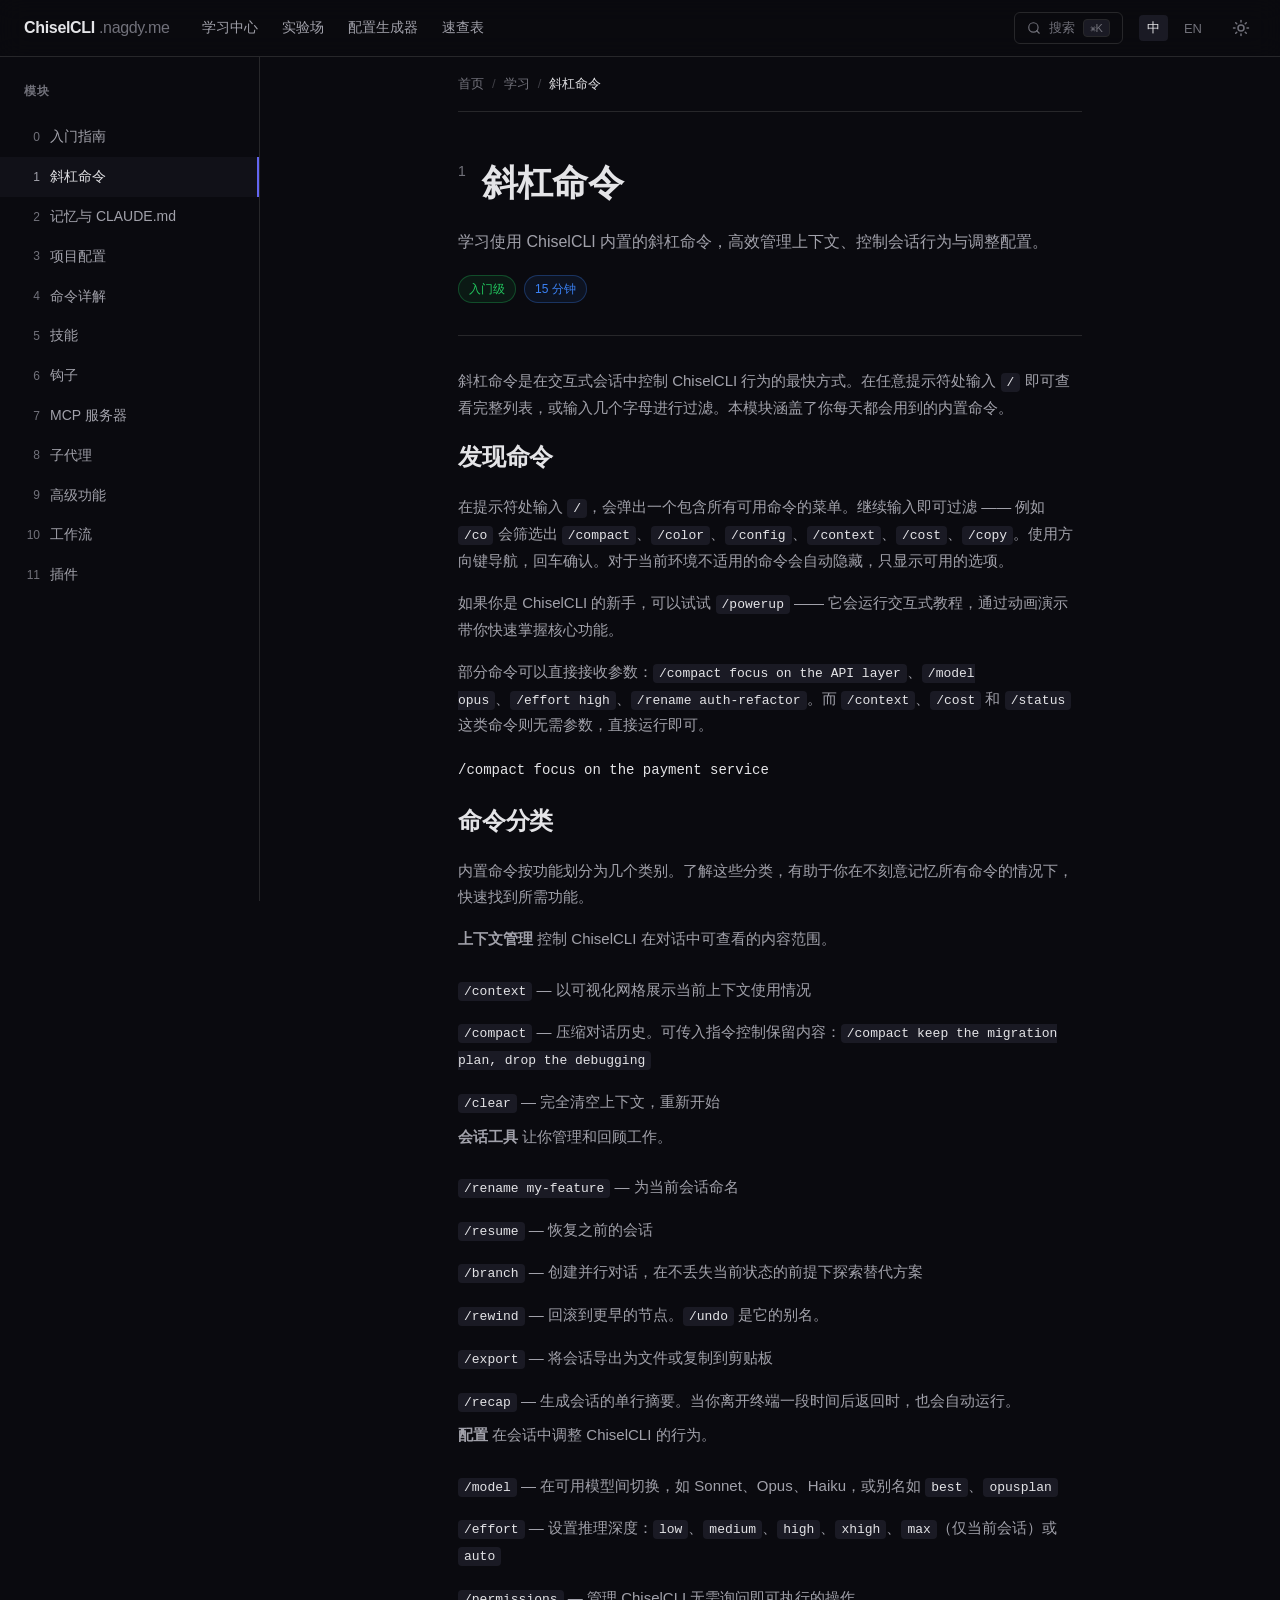
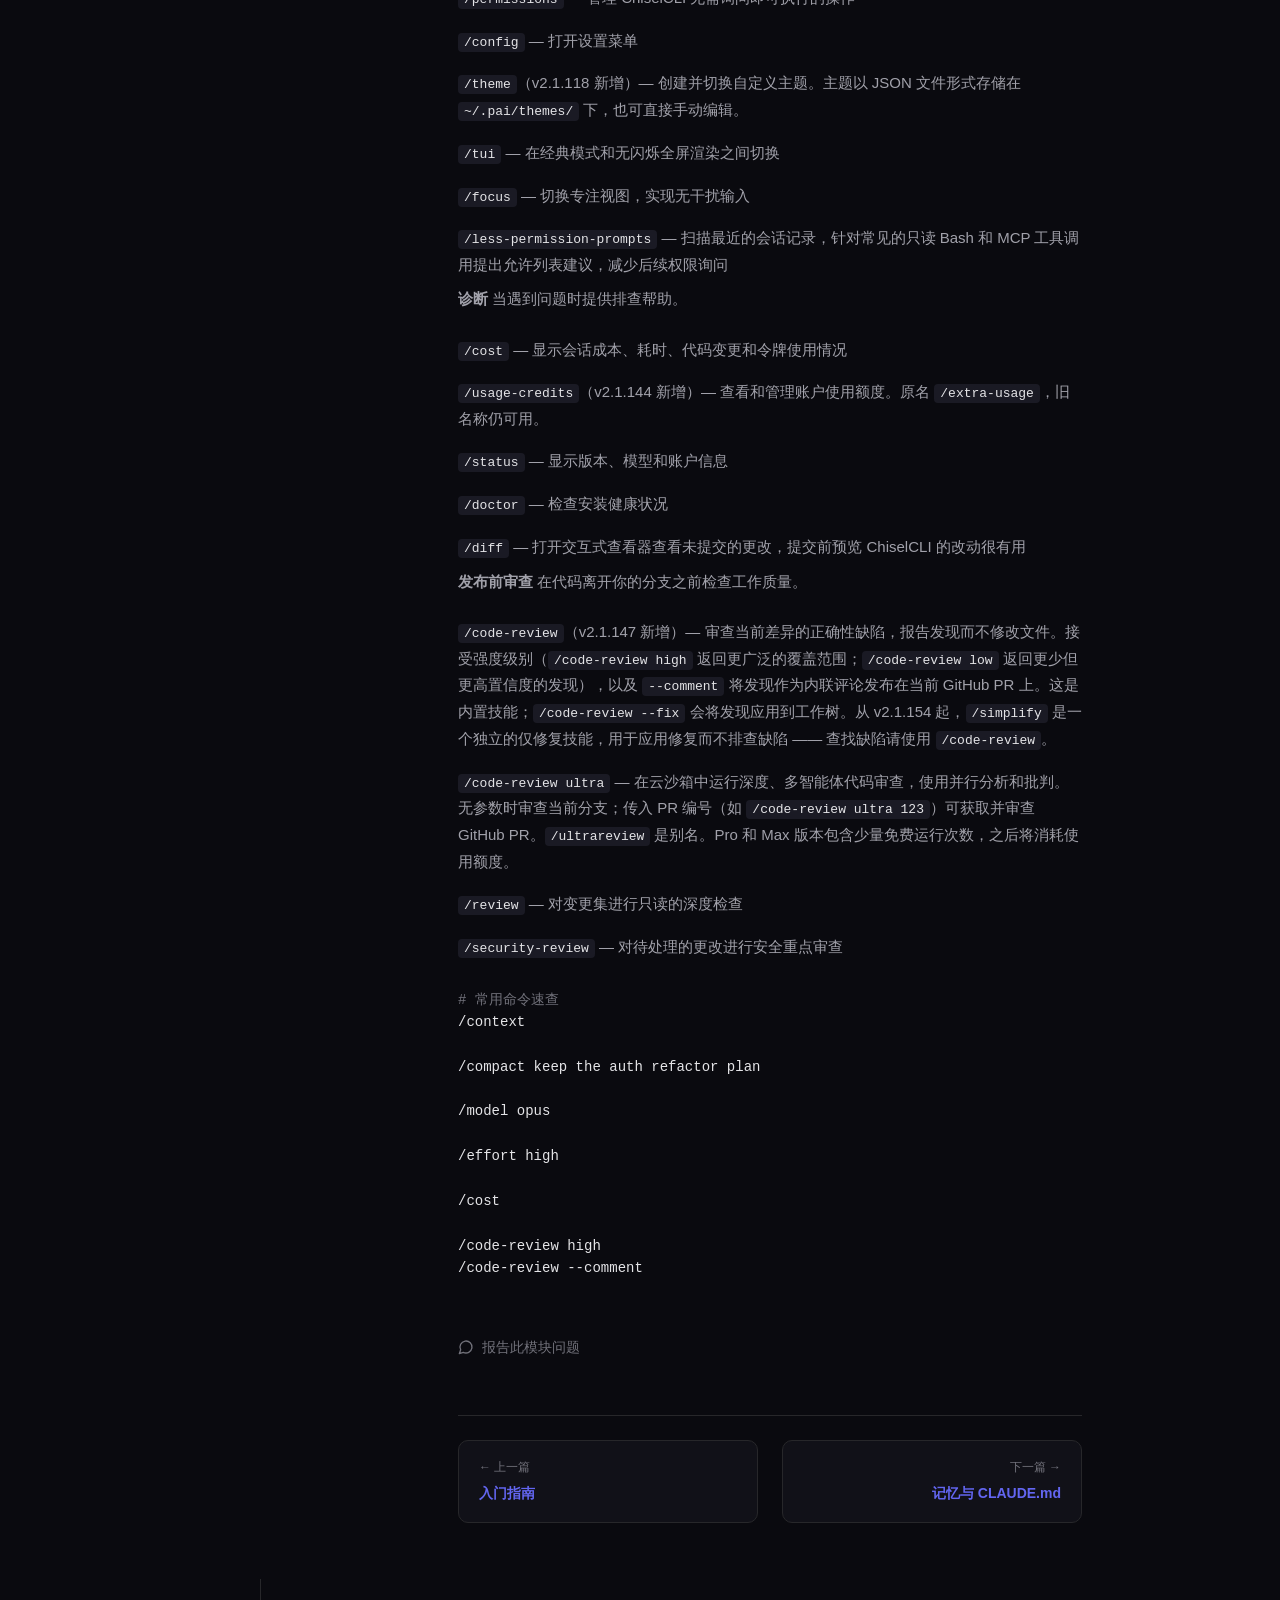
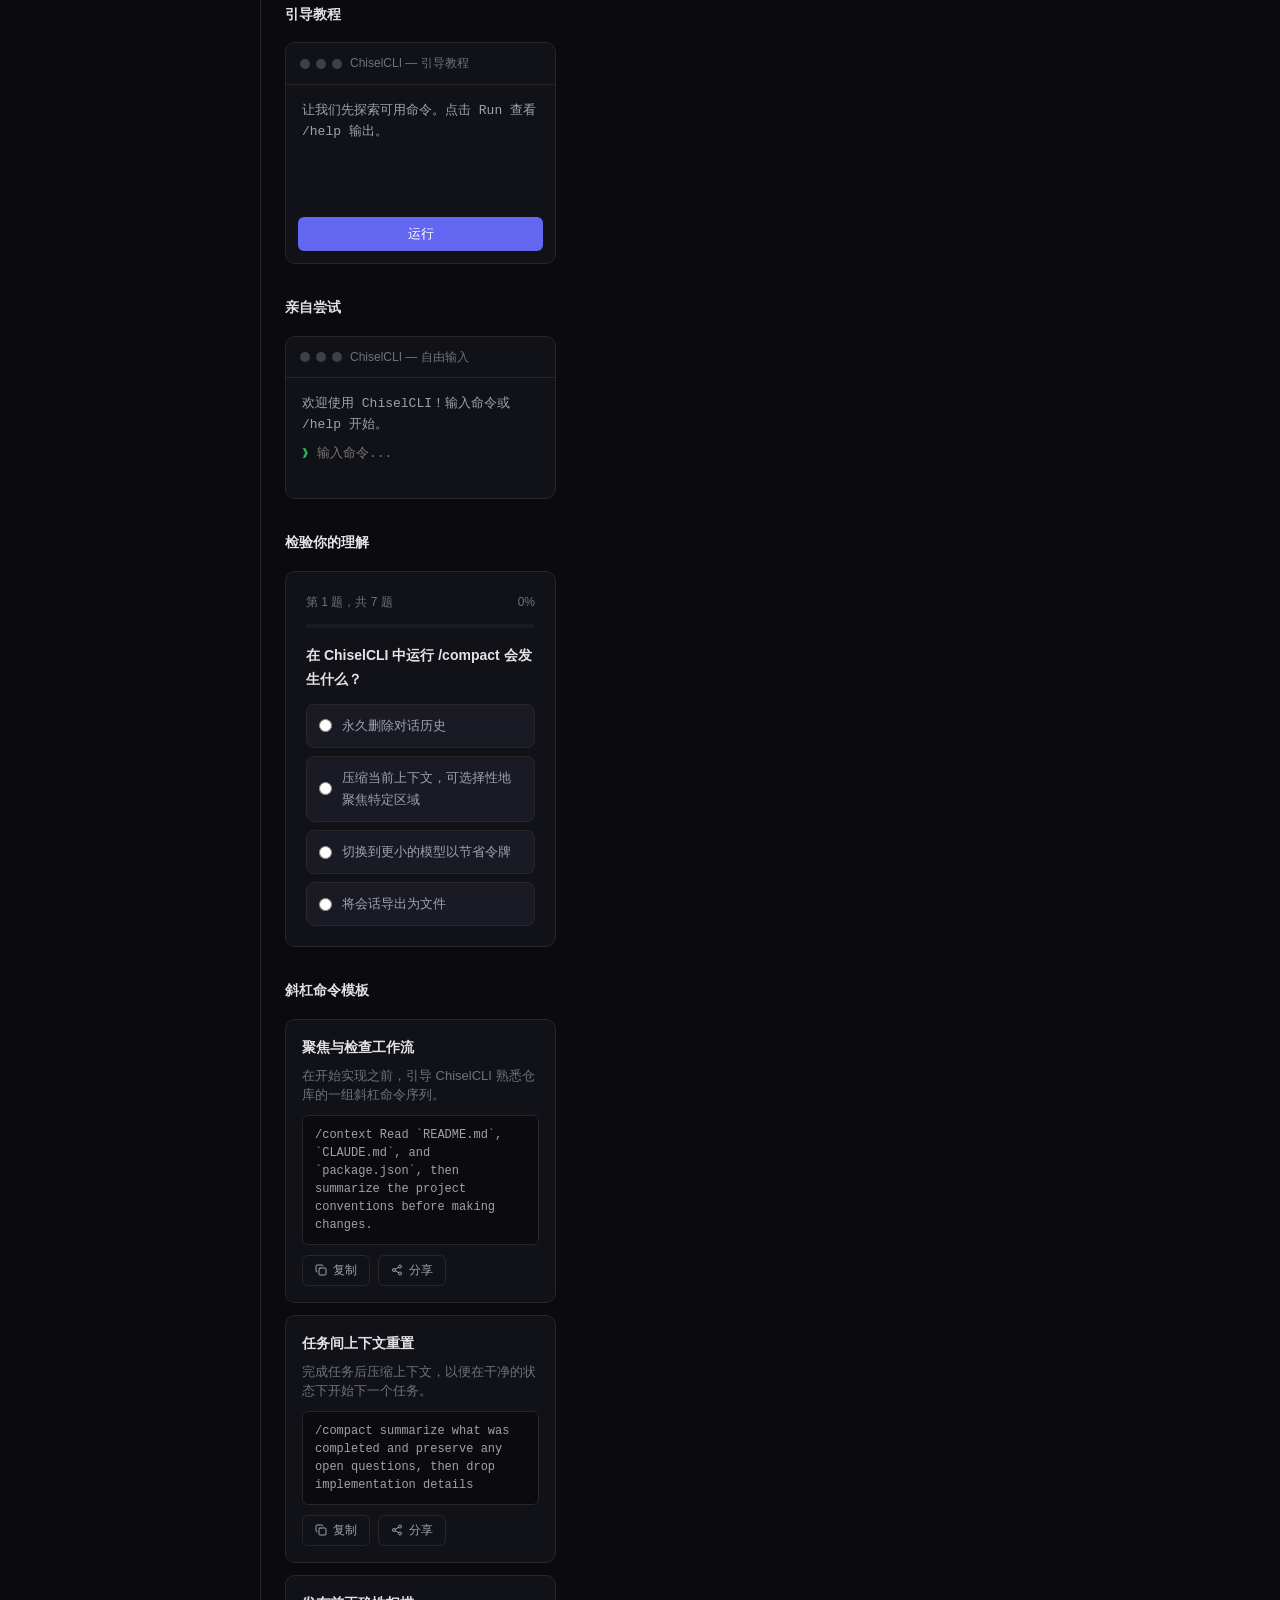
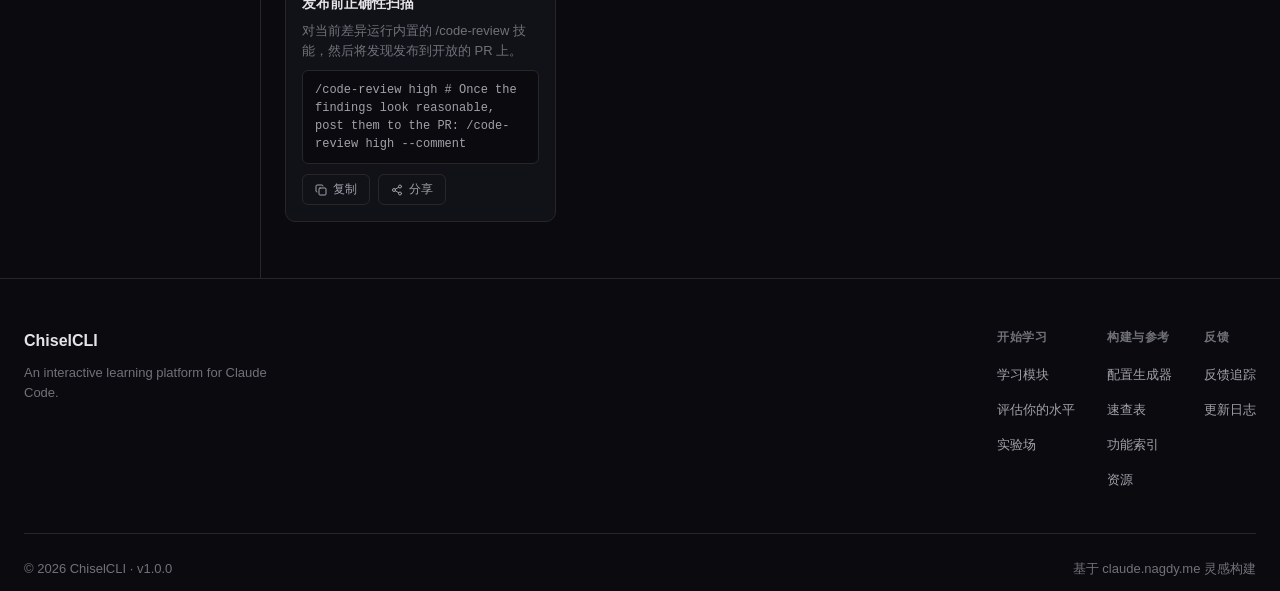
<file: demo-step/index.html>
<!DOCTYPE html>
<html lang="zh-CN">
<head>
  <meta charset="UTF-8">
  <meta name="viewport" content="width=device-width, initial-scale=1.0">
  <title>斜杠命令 — ChiselCLI 学习中心</title>
  <style>
    :root {
      --bg-primary: #0a0a0f;
      --bg-secondary: #111118;
      --bg-tertiary: #1a1a24;
      --text-primary: #e4e4e7;
      --text-secondary: #a1a1aa;
      --text-muted: #71717a;
      --accent: #6366f1;
      --accent-hover: #818cf8;
      --border: #27272a;
      --border-hover: #3f3f46;
      --code-bg: #0d0d14;
      --success: #22c55e;
      --warning: #f59e0b;
      --info: #3b82f6;
    }

    * {
      margin: 0;
      padding: 0;
      box-sizing: border-box;
    }

    body {
      font-family: -apple-system, BlinkMacSystemFont, "Segoe UI", Roboto, "Helvetica Neue", Arial, sans-serif;
      background-color: var(--bg-primary);
      color: var(--text-primary);
      line-height: 1.7;
      -webkit-font-smoothing: antialiased;
      min-height: 100vh;
      display: flex;
      flex-direction: column;
    }

    a {
      color: var(--accent);
      text-decoration: none;
      transition: color 0.2s;
    }

    a:hover {
      color: var(--accent-hover);
    }

    /* Header */
    .site-header {
      border-bottom: 1px solid var(--border);
      background: rgba(10, 10, 15, 0.9);
      backdrop-filter: blur(12px);
      position: sticky;
      top: 0;
      z-index: 50;
    }

    .header-inner {
      max-width: 1440px;
      margin: 0 auto;
      padding: 0 24px;
      height: 56px;
      display: flex;
      align-items: center;
      justify-content: space-between;
    }

    .header-left {
      display: flex;
      align-items: center;
      gap: 32px;
    }

    .logo {
      font-weight: 700;
      font-size: 16px;
      color: var(--text-primary);
      display: flex;
      align-items: center;
      gap: 4px;
      letter-spacing: -0.02em;
    }

    .logo span {
      color: var(--text-muted);
      font-weight: 400;
    }

    .nav-links {
      display: flex;
      gap: 24px;
      align-items: center;
    }

    .nav-links a {
      color: var(--text-secondary);
      font-size: 14px;
      font-weight: 500;
    }

    .nav-links a:hover {
      color: var(--text-primary);
    }

    .header-right {
      display: flex;
      align-items: center;
      gap: 16px;
    }

    .search-btn {
      display: flex;
      align-items: center;
      gap: 8px;
      padding: 6px 12px;
      border: 1px solid var(--border);
      border-radius: 6px;
      background: transparent;
      color: var(--text-muted);
      font-size: 13px;
      cursor: pointer;
      transition: border-color 0.2s;
    }

    .search-btn:hover {
      border-color: var(--border-hover);
      color: var(--text-secondary);
    }

    .search-btn kbd {
      font-family: inherit;
      font-size: 11px;
      padding: 2px 6px;
      border-radius: 4px;
      background: var(--bg-tertiary);
      border: 1px solid var(--border);
    }

    .lang-toggle {
      display: flex;
      align-items: center;
      gap: 8px;
      font-size: 13px;
      color: var(--text-muted);
    }

    .lang-toggle button {
      background: none;
      border: none;
      color: var(--text-muted);
      cursor: pointer;
      font-size: 13px;
      padding: 4px 8px;
      border-radius: 4px;
      transition: color 0.2s;
    }

    .lang-toggle button:hover {
      color: var(--text-secondary);
    }

    .lang-toggle button.active {
      color: var(--text-primary);
      background: var(--bg-tertiary);
    }

    .theme-toggle {
      background: none;
      border: none;
      color: var(--text-muted);
      cursor: pointer;
      padding: 6px;
      border-radius: 6px;
      display: flex;
      align-items: center;
      justify-content: center;
      transition: color 0.2s, background 0.2s;
    }

    .theme-toggle:hover {
      color: var(--text-secondary);
      background: var(--bg-tertiary);
    }

    /* Layout */
    .layout {
      display: flex;
      flex: 1;
      max-width: 1440px;
      margin: 0 auto;
      width: 100%;
    }

    /* Sidebar */
    .sidebar {
      width: 260px;
      border-right: 1px solid var(--border);
      padding: 24px 0;
      position: sticky;
      top: 56px;
      height: calc(100vh - 56px);
      overflow-y: auto;
      flex-shrink: 0;
    }

    .sidebar-header {
      padding: 0 24px 16px;
      display: flex;
      align-items: center;
      justify-content: space-between;
    }

    .sidebar-title {
      font-size: 12px;
      font-weight: 600;
      text-transform: uppercase;
      letter-spacing: 0.05em;
      color: var(--text-muted);
    }

    .sidebar-toggle {
      display: none;
      background: none;
      border: none;
      color: var(--text-muted);
      cursor: pointer;
      padding: 4px;
    }

    .module-list {
      list-style: none;
    }

    .module-list li {
      margin: 0;
    }

    .module-list a {
      display: flex;
      align-items: center;
      gap: 10px;
      padding: 8px 24px;
      color: var(--text-secondary);
      font-size: 14px;
      transition: background 0.15s, color 0.15s;
    }

    .module-list a:hover {
      background: var(--bg-secondary);
      color: var(--text-primary);
    }

    .module-list a.active {
      color: var(--text-primary);
      background: var(--bg-secondary);
      border-right: 2px solid var(--accent);
    }

    .module-num {
      font-size: 12px;
      color: var(--text-muted);
      width: 16px;
      text-align: right;
      flex-shrink: 0;
    }

    .module-list a.active .module-num {
      color: var(--text-secondary);
    }

    /* Main */
    .main {
      flex: 1;
      min-width: 0;
      display: flex;
      flex-direction: column;
    }

    .main-content {
      flex: 1;
      display: flex;
      flex-direction: column;
    }

    .content-wrapper {
      flex: 1;
      padding: 0 48px;
      max-width: 720px;
      margin: 0 auto;
      width: 100%;
    }

    /* Breadcrumb */
    .breadcrumb {
      padding: 16px 0;
      font-size: 13px;
      color: var(--text-muted);
      border-bottom: 1px solid var(--border);
      display: flex;
      align-items: center;
      gap: 8px;
    }

    .breadcrumb a {
      color: var(--text-muted);
    }

    .breadcrumb a:hover {
      color: var(--accent);
    }

    .breadcrumb .sep {
      color: var(--text-muted);
      opacity: 0.5;
    }

    .breadcrumb .current {
      color: var(--text-primary);
    }

    /* Hero */
    .hero {
      padding: 40px 0 32px;
      border-bottom: 1px solid var(--border);
    }

    .hero-header {
      display: flex;
      align-items: flex-start;
      gap: 16px;
      margin-bottom: 16px;
    }

    .hero-num {
      font-size: 14px;
      color: var(--text-muted);
      font-weight: 500;
      margin-top: 8px;
    }

    .hero h1 {
      font-size: 36px;
      font-weight: 700;
      letter-spacing: -0.02em;
      color: var(--text-primary);
    }

    .hero-description {
      font-size: 16px;
      color: var(--text-secondary);
      line-height: 1.6;
      margin-bottom: 20px;
    }

    .meta-tags {
      display: flex;
      gap: 8px;
      flex-wrap: wrap;
    }

    .tag {
      display: inline-flex;
      align-items: center;
      padding: 3px 10px;
      border-radius: 9999px;
      font-size: 12px;
      font-weight: 500;
      border: 1px solid var(--border);
      background: var(--bg-secondary);
      color: var(--text-secondary);
    }

    .tag.beginner {
      border-color: rgba(34, 197, 94, 0.3);
      color: var(--success);
      background: rgba(34, 197, 94, 0.08);
    }

    .tag.time {
      border-color: rgba(59, 130, 246, 0.3);
      color: var(--info);
      background: rgba(59, 130, 246, 0.08);
    }

    /* Content */
    .content {
      padding: 32px 0;
      flex: 1;
    }

    .section {
      margin-bottom: 40px;
    }

    .section h2 {
      font-size: 24px;
      font-weight: 600;
      margin-bottom: 16px;
      letter-spacing: -0.01em;
      color: var(--text-primary);
    }

    .section p {
      color: var(--text-secondary);
      margin-bottom: 16px;
      font-size: 15px;
      line-height: 1.75;
    }

    .section ul {
      list-style: none;
      padding: 0;
    }

    .section ul li {
      padding: 8px 0;
      color: var(--text-secondary);
      font-size: 15px;
      line-height: 1.75;
    }

    .section ul li strong {
      color: var(--text-primary);
      font-weight: 600;
    }

    .section code {
      font-family: "SF Mono", "Fira Code", "Fira Mono", Menlo, Consolas, monospace;
      font-size: 13px;
      background: var(--bg-tertiary);
      padding: 2px 6px;
      border-radius: 4px;
      color: var(--text-primary);
    }

    /* Code block (standalone) */
    .code-block {
      margin: 20px 0;
    }

    .code-block pre {
      font-family: "SF Mono", "Fira Code", "Fira Mono", Menlo, Consolas, monospace;
      font-size: 14px;
      line-height: 1.6;
      color: #e4e4e7;
      white-space: pre-wrap;
      word-break: break-word;
    }

    /* Inline command list */
    .command-list {
      margin: 16px 0;
    }

    .command-item {
      padding: 8px 0;
      display: flex;
      gap: 8px;
      align-items: baseline;
      flex-wrap: wrap;
    }

    .command-item code {
      font-family: "SF Mono", "Fira Code", monospace;
      font-size: 14px;
      color: var(--accent-hover);
      background: none;
      padding: 0;
    }

    .command-item .desc {
      color: var(--text-secondary);
      font-size: 15px;
    }

    /* Module nav */
    .module-nav {
      border-top: 1px solid var(--border);
      padding: 24px 0;
      display: flex;
      justify-content: space-between;
      gap: 24px;
      margin-top: 40px;
    }

    .nav-card {
      flex: 1;
      padding: 16px 20px;
      background: var(--bg-secondary);
      border: 1px solid var(--border);
      border-radius: 10px;
      transition: border-color 0.2s, transform 0.2s;
      text-decoration: none;
      display: block;
    }

    .nav-card:hover {
      border-color: var(--border-hover);
      transform: translateY(-2px);
    }

    .nav-label {
      font-size: 12px;
      color: var(--text-muted);
      margin-bottom: 4px;
    }

    .nav-title {
      font-size: 14px;
      font-weight: 600;
      color: var(--accent);
    }

    .nav-card.next {
      text-align: right;
    }

    .feedback-link {
      display: inline-flex;
      align-items: center;
      gap: 8px;
      padding: 16px 0;
      font-size: 14px;
      color: var(--text-muted);
    }

    .feedback-link:hover {
      color: var(--text-secondary);
    }

    /* Right sidebar */
    .right-sidebar {
      width: 320px;
      border-left: 1px solid var(--border);
      padding: 24px;
      overflow-y: auto;
      flex-shrink: 0;
    }

    .widget {
      margin-bottom: 32px;
    }

    .widget h3 {
      font-size: 14px;
      font-weight: 600;
      margin-bottom: 16px;
      color: var(--text-primary);
    }

    .terminal {
      background: var(--bg-secondary);
      border: 1px solid var(--border);
      border-radius: 10px;
      overflow: hidden;
    }

    .terminal-header {
      padding: 10px 14px;
      border-bottom: 1px solid var(--border);
      font-size: 12px;
      color: var(--text-muted);
      display: flex;
      align-items: center;
      gap: 8px;
    }

    .terminal-dots {
      display: flex;
      gap: 6px;
    }

    .terminal-dot {
      width: 10px;
      height: 10px;
      border-radius: 50%;
      background: var(--border-hover);
    }

    .terminal-body {
      padding: 16px;
      font-family: "SF Mono", "Fira Code", monospace;
      font-size: 13px;
      line-height: 1.6;
      color: var(--text-secondary);
      min-height: 120px;
    }

    .terminal-input-line {
      display: flex;
      align-items: center;
      gap: 8px;
      margin-top: 8px;
    }

    .terminal-prompt {
      color: var(--success);
    }

    .terminal-input {
      flex: 1;
      background: transparent;
      border: none;
      color: var(--text-primary);
      font-family: inherit;
      font-size: inherit;
      outline: none;
    }

    .run-btn {
      margin-top: 12px;
      width: 100%;
      padding: 8px 16px;
      background: var(--accent);
      color: white;
      border: none;
      border-radius: 6px;
      font-size: 13px;
      font-weight: 500;
      cursor: pointer;
      transition: background 0.2s;
    }

    .run-btn:hover {
      background: var(--accent-hover);
    }

    .quiz-widget {
      background: var(--bg-secondary);
      border: 1px solid var(--border);
      border-radius: 10px;
      padding: 20px;
    }

    .quiz-header {
      display: flex;
      justify-content: space-between;
      align-items: center;
      margin-bottom: 12px;
    }

    .quiz-progress-text {
      font-size: 12px;
      color: var(--text-muted);
    }

    .quiz-progress-bar {
      width: 100%;
      height: 4px;
      background: var(--bg-tertiary);
      border-radius: 2px;
      margin-bottom: 16px;
      overflow: hidden;
    }

    .quiz-progress-fill {
      height: 100%;
      background: var(--accent);
      border-radius: 2px;
      transition: width 0.3s;
    }

    .quiz-question {
      font-size: 14px;
      font-weight: 600;
      margin-bottom: 12px;
      color: var(--text-primary);
    }

    .quiz-options {
      display: flex;
      flex-direction: column;
      gap: 8px;
    }

    .quiz-option {
      display: flex;
      align-items: center;
      gap: 10px;
      padding: 10px 12px;
      background: var(--bg-tertiary);
      border: 1px solid var(--border);
      border-radius: 8px;
      cursor: pointer;
      font-size: 13px;
      color: var(--text-secondary);
      transition: border-color 0.2s, color 0.2s;
    }

    .quiz-option:hover {
      border-color: var(--border-hover);
      color: var(--text-primary);
    }

    .quiz-option input[type="radio"] {
      accent-color: var(--accent);
    }

    .template-card {
      background: var(--bg-secondary);
      border: 1px solid var(--border);
      border-radius: 10px;
      padding: 16px;
      margin-bottom: 12px;
    }

    .template-title {
      font-size: 14px;
      font-weight: 600;
      margin-bottom: 6px;
      color: var(--text-primary);
    }

    .template-desc {
      font-size: 13px;
      color: var(--text-muted);
      margin-bottom: 10px;
      line-height: 1.5;
    }

    .template-code {
      background: var(--bg-primary);
      border: 1px solid var(--border);
      border-radius: 6px;
      padding: 10px 12px;
      font-family: "SF Mono", "Fira Code", monospace;
      font-size: 12px;
      line-height: 1.5;
      color: var(--text-secondary);
      margin-bottom: 10px;
      position: relative;
    }

    .template-actions {
      display: flex;
      gap: 8px;
    }

    .template-btn {
      display: flex;
      align-items: center;
      gap: 6px;
      padding: 6px 12px;
      background: transparent;
      border: 1px solid var(--border);
      border-radius: 6px;
      color: var(--text-secondary);
      font-size: 12px;
      cursor: pointer;
      transition: border-color 0.2s, color 0.2s;
    }

    .template-btn:hover {
      border-color: var(--border-hover);
      color: var(--text-primary);
    }

    /* Footer */
    .site-footer {
      border-top: 1px solid var(--border);
      padding: 48px 24px 32px;
      margin-top: auto;
    }

    .footer-inner {
      max-width: 1440px;
      margin: 0 auto;
      display: flex;
      justify-content: space-between;
      gap: 48px;
    }

    .footer-brand {
      max-width: 280px;
    }

    .footer-logo {
      font-size: 16px;
      font-weight: 700;
      margin-bottom: 8px;
      color: var(--text-primary);
    }

    .footer-desc {
      font-size: 13px;
      color: var(--text-muted);
      line-height: 1.6;
      margin-bottom: 16px;
    }

    .footer-links {
      display: flex;
      gap: 32px;
    }

    .footer-col h4 {
      font-size: 12px;
      font-weight: 600;
      text-transform: uppercase;
      letter-spacing: 0.05em;
      color: var(--text-muted);
      margin-bottom: 12px;
    }

    .footer-col ul {
      list-style: none;
    }

    .footer-col li {
      margin-bottom: 8px;
    }

    .footer-col a {
      font-size: 13px;
      color: var(--text-secondary);
    }

    .footer-col a:hover {
      color: var(--text-primary);
    }

    .footer-bottom {
      max-width: 1440px;
      margin: 32px auto 0;
      padding-top: 24px;
      border-top: 1px solid var(--border);
      display: flex;
      justify-content: space-between;
      align-items: center;
      font-size: 13px;
      color: var(--text-muted);
    }

    /* Responsive */
    @media (max-width: 1100px) {
      .right-sidebar {
        display: none;
      }
    }

    @media (max-width: 860px) {
      .sidebar {
        display: none;
      }

      .content-wrapper {
        padding: 0 24px;
      }

      .header-left .nav-links {
        display: none;
      }
    }
  </style>
</head>
<body>

  <!-- Header -->
  <header class="site-header">
    <div class="header-inner">
      <div class="header-left">
        <a href="#" class="logo">ChiselCLI <span>.nagdy.me</span></a>
        <nav class="nav-links">
          <a href="#">学习中心</a>
          <a href="#">实验场</a>
          <a href="#">配置生成器</a>
          <a href="#">速查表</a>
        </nav>
      </div>
      <div class="header-right">
        <button class="search-btn" onclick="alert('搜索功能即将上线')">
          <svg width="14" height="14" viewBox="0 0 24 24" fill="none" stroke="currentColor" stroke-width="2" stroke-linecap="round" stroke-linejoin="round"><circle cx="11" cy="11" r="8"></circle><path d="m21 21-4.3-4.3"></path></svg>
          搜索
          <kbd>⌘K</kbd>
        </button>
        <div class="lang-toggle">
          <button class="active">中</button>
          <button>EN</button>
        </div>
        <button class="theme-toggle" onclick="toggleTheme()" title="切换深色模式">
          <svg width="18" height="18" viewBox="0 0 24 24" fill="none" stroke="currentColor" stroke-width="2" stroke-linecap="round" stroke-linejoin="round"><circle cx="12" cy="12" r="4"></circle><path d="M12 2v2"></path><path d="M12 20v2"></path><path d="m4.93 4.93 1.41 1.41"></path><path d="m17.66 17.66 1.41 1.41"></path><path d="M2 12h2"></path><path d="M20 12h2"></path><path d="m4.93 19.07 1.41-1.41"></path><path d="m17.66 6.34 1.41-1.41"></path></svg>
        </button>
      </div>
    </div>
  </header>

  <div class="layout">
    <!-- Left Sidebar -->
    <aside class="sidebar">
      <div class="sidebar-header">
        <span class="sidebar-title">模块</span>
        <button class="sidebar-toggle">
          <svg width="18" height="18" viewBox="0 0 24 24" fill="none" stroke="currentColor" stroke-width="2" stroke-linecap="round" stroke-linejoin="round"><path d="M19 12H5"></path><path d="M12 19l-7-7 7-7"></path></svg>
        </button>
      </div>
      <ul class="module-list">
        <li><a href="#"><span class="module-num">0</span> 入门指南</a></li>
        <li><a href="#" class="active"><span class="module-num">1</span> 斜杠命令</a></li>
        <li><a href="#"><span class="module-num">2</span> 记忆与 CLAUDE.md</a></li>
        <li><a href="#"><span class="module-num">3</span> 项目配置</a></li>
        <li><a href="#"><span class="module-num">4</span> 命令详解</a></li>
        <li><a href="#"><span class="module-num">5</span> 技能</a></li>
        <li><a href="#"><span class="module-num">6</span> 钩子</a></li>
        <li><a href="#"><span class="module-num">7</span> MCP 服务器</a></li>
        <li><a href="#"><span class="module-num">8</span> 子代理</a></li>
        <li><a href="#"><span class="module-num">9</span> 高级功能</a></li>
        <li><a href="#"><span class="module-num">10</span> 工作流</a></li>
        <li><a href="#"><span class="module-num">11</span> 插件</a></li>
      </ul>
    </aside>

    <!-- Main Content -->
    <main class="main">
      <div class="main-content">
        <div class="content-wrapper">
          <!-- Breadcrumb -->
          <nav class="breadcrumb">
            <a href="#">首页</a>
            <span class="sep">/</span>
            <a href="#">学习</a>
            <span class="sep">/</span>
            <span class="current">斜杠命令</span>
          </nav>

          <!-- Hero -->
          <section class="hero">
            <div class="hero-header">
              <span class="hero-num">1</span>
              <h1>斜杠命令</h1>
            </div>
            <p class="hero-description">
              学习使用 ChiselCLI 内置的斜杠命令，高效管理上下文、控制会话行为与调整配置。
            </p>
            <div class="meta-tags">
              <span class="tag beginner">入门级</span>
              <span class="tag time">15 分钟</span>
            </div>
          </section>

          <!-- Content -->
          <div class="content">
            <div class="section">
              <p>
                斜杠命令是在交互式会话中控制 ChiselCLI 行为的最快方式。在任意提示符处输入 <code>/</code> 即可查看完整列表，或输入几个字母进行过滤。本模块涵盖了你每天都会用到的内置命令。
              </p>

              <h2>发现命令</h2>
              <p>
                在提示符处输入 <code>/</code>，会弹出一个包含所有可用命令的菜单。继续输入即可过滤 —— 例如 <code>/co</code> 会筛选出 <code>/compact</code>、<code>/color</code>、<code>/config</code>、<code>/context</code>、<code>/cost</code>、<code>/copy</code>。使用方向键导航，回车确认。对于当前环境不适用的命令会自动隐藏，只显示可用的选项。
              </p>
              <p>
                如果你是 ChiselCLI 的新手，可以试试 <code>/powerup</code> —— 它会运行交互式教程，通过动画演示带你快速掌握核心功能。
              </p>
              <p>
                部分命令可以直接接收参数：<code>/compact focus on the API layer</code>、<code>/model opus</code>、<code>/effort high</code>、<code>/rename auth-refactor</code>。而 <code>/context</code>、<code>/cost</code> 和 <code>/status</code> 这类命令则无需参数，直接运行即可。
              </p>

              <div class="code-block">
                <pre>/compact focus on the payment service</pre>
              </div>

              <h2>命令分类</h2>
              <p>
                内置命令按功能划分为几个类别。了解这些分类，有助于你在不刻意记忆所有命令的情况下，快速找到所需功能。
              </p>

              <p><strong>上下文管理</strong> 控制 ChiselCLI 在对话中可查看的内容范围。</p>
              <ul>
                <li><code>/context</code> — 以可视化网格展示当前上下文使用情况</li>
                <li><code>/compact</code> — 压缩对话历史。可传入指令控制保留内容：<code>/compact keep the migration plan, drop the debugging</code></li>
                <li><code>/clear</code> — 完全清空上下文，重新开始</li>
              </ul>

              <p><strong>会话工具</strong> 让你管理和回顾工作。</p>
              <ul>
                <li><code>/rename my-feature</code> — 为当前会话命名</li>
                <li><code>/resume</code> — 恢复之前的会话</li>
                <li><code>/branch</code> — 创建并行对话，在不丢失当前状态的前提下探索替代方案</li>
                <li><code>/rewind</code> — 回滚到更早的节点。<code>/undo</code> 是它的别名。</li>
                <li><code>/export</code> — 将会话导出为文件或复制到剪贴板</li>
                <li><code>/recap</code> — 生成会话的单行摘要。当你离开终端一段时间后返回时，也会自动运行。</li>
              </ul>

              <p><strong>配置</strong> 在会话中调整 ChiselCLI 的行为。</p>
              <ul>
                <li><code>/model</code> — 在可用模型间切换，如 Sonnet、Opus、Haiku，或别名如 <code>best</code>、<code>opusplan</code></li>
                <li><code>/effort</code> — 设置推理深度：<code>low</code>、<code>medium</code>、<code>high</code>、<code>xhigh</code>、<code>max</code>（仅当前会话）或 <code>auto</code></li>
                <li><code>/permissions</code> — 管理 ChiselCLI 无需询问即可执行的操作</li>
                <li><code>/config</code> — 打开设置菜单</li>
                <li><code>/theme</code>（v2.1.118 新增）— 创建并切换自定义主题。主题以 JSON 文件形式存储在 <code>~/.pai/themes/</code> 下，也可直接手动编辑。</li>
                <li><code>/tui</code> — 在经典模式和无闪烁全屏渲染之间切换</li>
                <li><code>/focus</code> — 切换专注视图，实现无干扰输入</li>
                <li><code>/less-permission-prompts</code> — 扫描最近的会话记录，针对常见的只读 Bash 和 MCP 工具调用提出允许列表建议，减少后续权限询问</li>
              </ul>

              <p><strong>诊断</strong> 当遇到问题时提供排查帮助。</p>
              <ul>
                <li><code>/cost</code> — 显示会话成本、耗时、代码变更和令牌使用情况</li>
                <li><code>/usage-credits</code>（v2.1.144 新增）— 查看和管理账户使用额度。原名 <code>/extra-usage</code>，旧名称仍可用。</li>
                <li><code>/status</code> — 显示版本、模型和账户信息</li>
                <li><code>/doctor</code> — 检查安装健康状况</li>
                <li><code>/diff</code> — 打开交互式查看器查看未提交的更改，提交前预览 ChiselCLI 的改动很有用</li>
              </ul>

              <p><strong>发布前审查</strong> 在代码离开你的分支之前检查工作质量。</p>
              <ul>
                <li>
                  <code>/code-review</code>（v2.1.147 新增）— 审查当前差异的正确性缺陷，报告发现而不修改文件。接受强度级别（<code>/code-review high</code> 返回更广泛的覆盖范围；<code>/code-review low</code> 返回更少但更高置信度的发现），以及 <code>--comment</code> 将发现作为内联评论发布在当前 GitHub PR 上。这是内置技能；<code>/code-review --fix</code> 会将发现应用到工作树。从 v2.1.154 起，<code>/simplify</code> 是一个独立的仅修复技能，用于应用修复而不排查缺陷 —— 查找缺陷请使用 <code>/code-review</code>。
                </li>
                <li>
                  <code>/code-review ultra</code> — 在云沙箱中运行深度、多智能体代码审查，使用并行分析和批判。无参数时审查当前分支；传入 PR 编号（如 <code>/code-review ultra 123</code>）可获取并审查 GitHub PR。<code>/ultrareview</code> 是别名。Pro 和 Max 版本包含少量免费运行次数，之后将消耗使用额度。
                </li>
                <li><code>/review</code> — 对变更集进行只读的深度检查</li>
                <li><code>/security-review</code> — 对待处理的更改进行安全重点审查</li>
              </ul>

              <div class="code-block">
                <pre><span style="color: var(--text-muted);"># 常用命令速查</span>
/context

/compact keep the auth refactor plan

/model opus

/effort high

/cost

/code-review high
/code-review --comment</pre>
              </div>
            </div>

            <!-- Feedback & Module Nav -->
            <a href="#" class="feedback-link">
              <svg width="16" height="16" viewBox="0 0 24 24" fill="none" stroke="currentColor" stroke-width="2" stroke-linecap="round" stroke-linejoin="round"><path d="M7.9 20A9 9 0 1 0 4 16.1L2 22Z"></path></svg>
              报告此模块问题
            </a>

            <nav class="module-nav">
              <a href="#" class="nav-card">
                <div class="nav-label">← 上一篇</div>
                <div class="nav-title">入门指南</div>
              </a>
              <a href="#" class="nav-card next">
                <div class="nav-label">下一篇 →</div>
                <div class="nav-title">记忆与 CLAUDE.md</div>
              </a>
            </nav>
          </div>
        </div>
      </div>

      <!-- Right Sidebar -->
      <aside class="right-sidebar">
        <!-- Guided Tutorial -->
        <div class="widget">
          <h3>引导教程</h3>
          <div class="terminal">
            <div class="terminal-header">
              <div class="terminal-dots">
                <div class="terminal-dot"></div>
                <div class="terminal-dot"></div>
                <div class="terminal-dot"></div>
              </div>
              <span>ChiselCLI — 引导教程</span>
            </div>
            <div class="terminal-body" id="guidedOutput">
              <div>让我们先探索可用命令。点击 Run 查看 /help 输出。</div>
            </div>
            <button class="run-btn" id="guidedRunBtn" style="margin: 12px; width: calc(100% - 24px);">运行</button>
          </div>
        </div>

        <!-- Try It Yourself -->
        <div class="widget">
          <h3>亲自尝试</h3>
          <div class="terminal">
            <div class="terminal-header">
              <div class="terminal-dots">
                <div class="terminal-dot"></div>
                <div class="terminal-dot"></div>
                <div class="terminal-dot"></div>
              </div>
              <span>ChiselCLI — 自由输入</span>
            </div>
            <div class="terminal-body">
              <div>欢迎使用 ChiselCLI！输入命令或 /help 开始。</div>
              <div class="terminal-input-line">
                <span class="terminal-prompt">❯</span>
                <input type="text" class="terminal-input" id="freeInput" placeholder="输入命令..." autocomplete="off">
              </div>
            </div>
          </div>
        </div>

        <!-- Check Your Understanding -->
        <div class="widget">
          <h3>检验你的理解</h3>
          <div class="quiz-widget">
            <div class="quiz-header">
              <span class="quiz-progress-text">第 1 题，共 7 题</span>
              <span class="quiz-progress-text" id="quizPercent">0%</span>
            </div>
            <div class="quiz-progress-bar">
              <div class="quiz-progress-fill" id="quizFill" style="width: 0%"></div>
            </div>
            <div class="quiz-question" id="quizQuestion">在 ChiselCLI 中运行 /compact 会发生什么？</div>
            <div class="quiz-options" id="quizOptions">
              <label class="quiz-option">
                <input type="radio" name="quiz" value="0">
                <span>永久删除对话历史</span>
              </label>
              <label class="quiz-option">
                <input type="radio" name="quiz" value="1">
                <span>压缩当前上下文，可选择性地聚焦特定区域</span>
              </label>
              <label class="quiz-option">
                <input type="radio" name="quiz" value="2">
                <span>切换到更小的模型以节省令牌</span>
              </label>
              <label class="quiz-option">
                <input type="radio" name="quiz" value="3">
                <span>将会话导出为文件</span>
              </label>
            </div>
          </div>
        </div>

        <!-- Templates -->
        <div class="widget">
          <h3>斜杠命令模板</h3>

          <div class="template-card">
            <div class="template-title">聚焦与检查工作流</div>
            <div class="template-desc">在开始实现之前，引导 ChiselCLI 熟悉仓库的一组斜杠命令序列。</div>
            <div class="template-code">/context
Read `README.md`, `CLAUDE.md`, and `package.json`, then summarize the project conventions before making changes.</div>
            <div class="template-actions">
              <button class="template-btn" onclick="copyTemplate(this)">
                <svg width="12" height="12" viewBox="0 0 24 24" fill="none" stroke="currentColor" stroke-width="2" stroke-linecap="round" stroke-linejoin="round"><rect width="14" height="14" x="8" y="8" rx="2" ry="2"></rect><path d="M4 16c-1.1 0-2-.9-2-2V4c0-1.1.9-2 2-2h10c1.1 0 2 .9 2 2"></path></svg>
                复制
              </button>
              <button class="template-btn">
                <svg width="12" height="12" viewBox="0 0 24 24" fill="none" stroke="currentColor" stroke-width="2" stroke-linecap="round" stroke-linejoin="round"><circle cx="18" cy="5" r="3"></circle><circle cx="6" cy="12" r="3"></circle><circle cx="18" cy="19" r="3"></circle><line x1="8.59" x2="15.42" y1="13.51" y2="17.49"></line><line x1="15.41" x2="8.59" y1="6.51" y2="10.49"></line></svg>
                分享
              </button>
            </div>
          </div>

          <div class="template-card">
            <div class="template-title">任务间上下文重置</div>
            <div class="template-desc">完成任务后压缩上下文，以便在干净的状态下开始下一个任务。</div>
            <div class="template-code">/compact summarize what was completed and preserve any open questions, then drop implementation details</div>
            <div class="template-actions">
              <button class="template-btn" onclick="copyTemplate(this)">
                <svg width="12" height="12" viewBox="0 0 24 24" fill="none" stroke="currentColor" stroke-width="2" stroke-linecap="round" stroke-linejoin="round"><rect width="14" height="14" x="8" y="8" rx="2" ry="2"></rect><path d="M4 16c-1.1 0-2-.9-2-2V4c0-1.1.9-2 2-2h10c1.1 0 2 .9 2 2"></path></svg>
                复制
              </button>
              <button class="template-btn">
                <svg width="12" height="12" viewBox="0 0 24 24" fill="none" stroke="currentColor" stroke-width="2" stroke-linecap="round" stroke-linejoin="round"><circle cx="18" cy="5" r="3"></circle><circle cx="6" cy="12" r="3"></circle><circle cx="18" cy="19" r="3"></circle><line x1="8.59" x2="15.42" y1="13.51" y2="17.49"></line><line x1="15.41" x2="8.59" y1="6.51" y2="10.49"></line></svg>
                分享
              </button>
            </div>
          </div>

          <div class="template-card">
            <div class="template-title">发布前正确性扫描</div>
            <div class="template-desc">对当前差异运行内置的 /code-review 技能，然后将发现发布到开放的 PR 上。</div>
            <div class="template-code">/code-review high
# Once the findings look reasonable, post them to the PR:
/code-review high --comment</div>
            <div class="template-actions">
              <button class="template-btn" onclick="copyTemplate(this)">
                <svg width="12" height="12" viewBox="0 0 24 24" fill="none" stroke="currentColor" stroke-width="2" stroke-linecap="round" stroke-linejoin="round"><rect width="14" height="14" x="8" y="8" rx="2" ry="2"></rect><path d="M4 16c-1.1 0-2-.9-2-2V4c0-1.1.9-2 2-2h10c1.1 0 2 .9 2 2"></path></svg>
                复制
              </button>
              <button class="template-btn">
                <svg width="12" height="12" viewBox="0 0 24 24" fill="none" stroke="currentColor" stroke-width="2" stroke-linecap="round" stroke-linejoin="round"><circle cx="18" cy="5" r="3"></circle><circle cx="6" cy="12" r="3"></circle><circle cx="18" cy="19" r="3"></circle><line x1="8.59" x2="15.42" y1="13.51" y2="17.49"></line><line x1="15.41" x2="8.59" y1="6.51" y2="10.49"></line></svg>
                分享
              </button>
            </div>
          </div>
        </div>
      </aside>
    </main>
  </div>

  <!-- Footer -->
  <footer class="site-footer">
    <div class="footer-inner">
      <div class="footer-brand">
        <div class="footer-logo">ChiselCLI</div>
        <p class="footer-desc">An interactive learning platform for Claude Code.</p>
      </div>
      <div class="footer-links">
        <div class="footer-col">
          <h4>开始学习</h4>
          <ul>
            <li><a href="#">学习模块</a></li>
            <li><a href="#">评估你的水平</a></li>
            <li><a href="#">实验场</a></li>
          </ul>
        </div>
        <div class="footer-col">
          <h4>构建与参考</h4>
          <ul>
            <li><a href="#">配置生成器</a></li>
            <li><a href="#">速查表</a></li>
            <li><a href="#">功能索引</a></li>
            <li><a href="#">资源</a></li>
          </ul>
        </div>
        <div class="footer-col">
          <h4>反馈</h4>
          <ul>
            <li><a href="#">反馈追踪</a></li>
            <li><a href="#">更新日志</a></li>
          </ul>
        </div>
      </div>
    </div>
    <div class="footer-bottom">
      <span>© 2026 ChiselCLI · v1.0.0</span>
      <span>基于 claude.nagdy.me 灵感构建</span>
    </div>
  </footer>

  <script>
    // Guided tutorial simulation
    const guidedOutput = document.getElementById('guidedOutput');
    const guidedRunBtn = document.getElementById('guidedRunBtn');

    const guidedSteps = [
      { text: '> /help', delay: 300 },
      { text: '', delay: 100 },
      { text: 'Available commands:', delay: 200 },
      { text: '  /compact        Compress the current conversation', delay: 100 },
      { text: '  /config         Open the settings menu', delay: 80 },
      { text: '  /context        Show context usage', delay: 80 },
      { text: '  /cost           Show session cost', delay: 80 },
      { text: '  /help           Show this help message', delay: 80 },
      { text: '  ...', delay: 80 },
    ];

    let guidedRunning = false;
    guidedRunBtn.addEventListener('click', async () => {
      if (guidedRunning) return;
      guidedRunning = true;
      guidedRunBtn.disabled = true;
      guidedRunBtn.textContent = '运行中...';
      guidedOutput.innerHTML = '';

      for (const step of guidedSteps) {
        await new Promise(r => setTimeout(r, step.delay));
        const div = document.createElement('div');
        div.textContent = step.text;
        guidedOutput.appendChild(div);
      }

      guidedRunning = false;
      guidedRunBtn.disabled = false;
      guidedRunBtn.textContent = '运行';
    });

    // Free type terminal
    const freeInput = document.getElementById('freeInput');
    freeInput.addEventListener('keydown', (e) => {
      if (e.key === 'Enter' && freeInput.value.trim()) {
        const terminalBody = freeInput.closest('.terminal-body');
        const line = document.createElement('div');
        line.innerHTML = `<span style="color: var(--success);">❯</span> ${freeInput.value}`;
        terminalBody.insertBefore(line, freeInput.parentElement);
        freeInput.value = '';

        // Simulate response
        setTimeout(() => {
          const response = document.createElement('div');
          response.style.color = 'var(--text-muted)';
          response.textContent = `Command executed: ${line.textContent.replace('❯ ', '')}`;
          terminalBody.insertBefore(response, freeInput.parentElement);
        }, 300);
      }
    });

    // Quiz
    const quizOptions = document.querySelectorAll('.quiz-option');
    quizOptions.forEach(opt => {
      opt.addEventListener('click', () => {
        quizOptions.forEach(o => o.style.borderColor = 'var(--border)');
        quizOptions.forEach(o => o.style.color = 'var(--text-secondary)');
        opt.style.borderColor = 'var(--accent)';
        opt.style.color = 'var(--text-primary)';
        document.getElementById('quizFill').style.width = '100%';
        document.getElementById('quizPercent').textContent = '100%';
      });
    });

    // Copy template
    function copyTemplate(btn) {
      const code = btn.closest('.template-card').querySelector('.template-code').textContent;
      navigator.clipboard.writeText(code).then(() => {
        const original = btn.innerHTML;
        btn.innerHTML = '<svg width="12" height="12" viewBox="0 0 24 24" fill="none" stroke="currentColor" stroke-width="2" stroke-linecap="round" stroke-linejoin="round"><polyline points="20 6 9 17 4 12"></polyline></svg> 已复制';
        setTimeout(() => {
          btn.innerHTML = original;
        }, 2000);
      });
    }

    // Theme toggle (placeholder)
    function toggleTheme() {
      alert('深色模式切换功能演示');
    }
  </script>
</body>
</html>
</file>
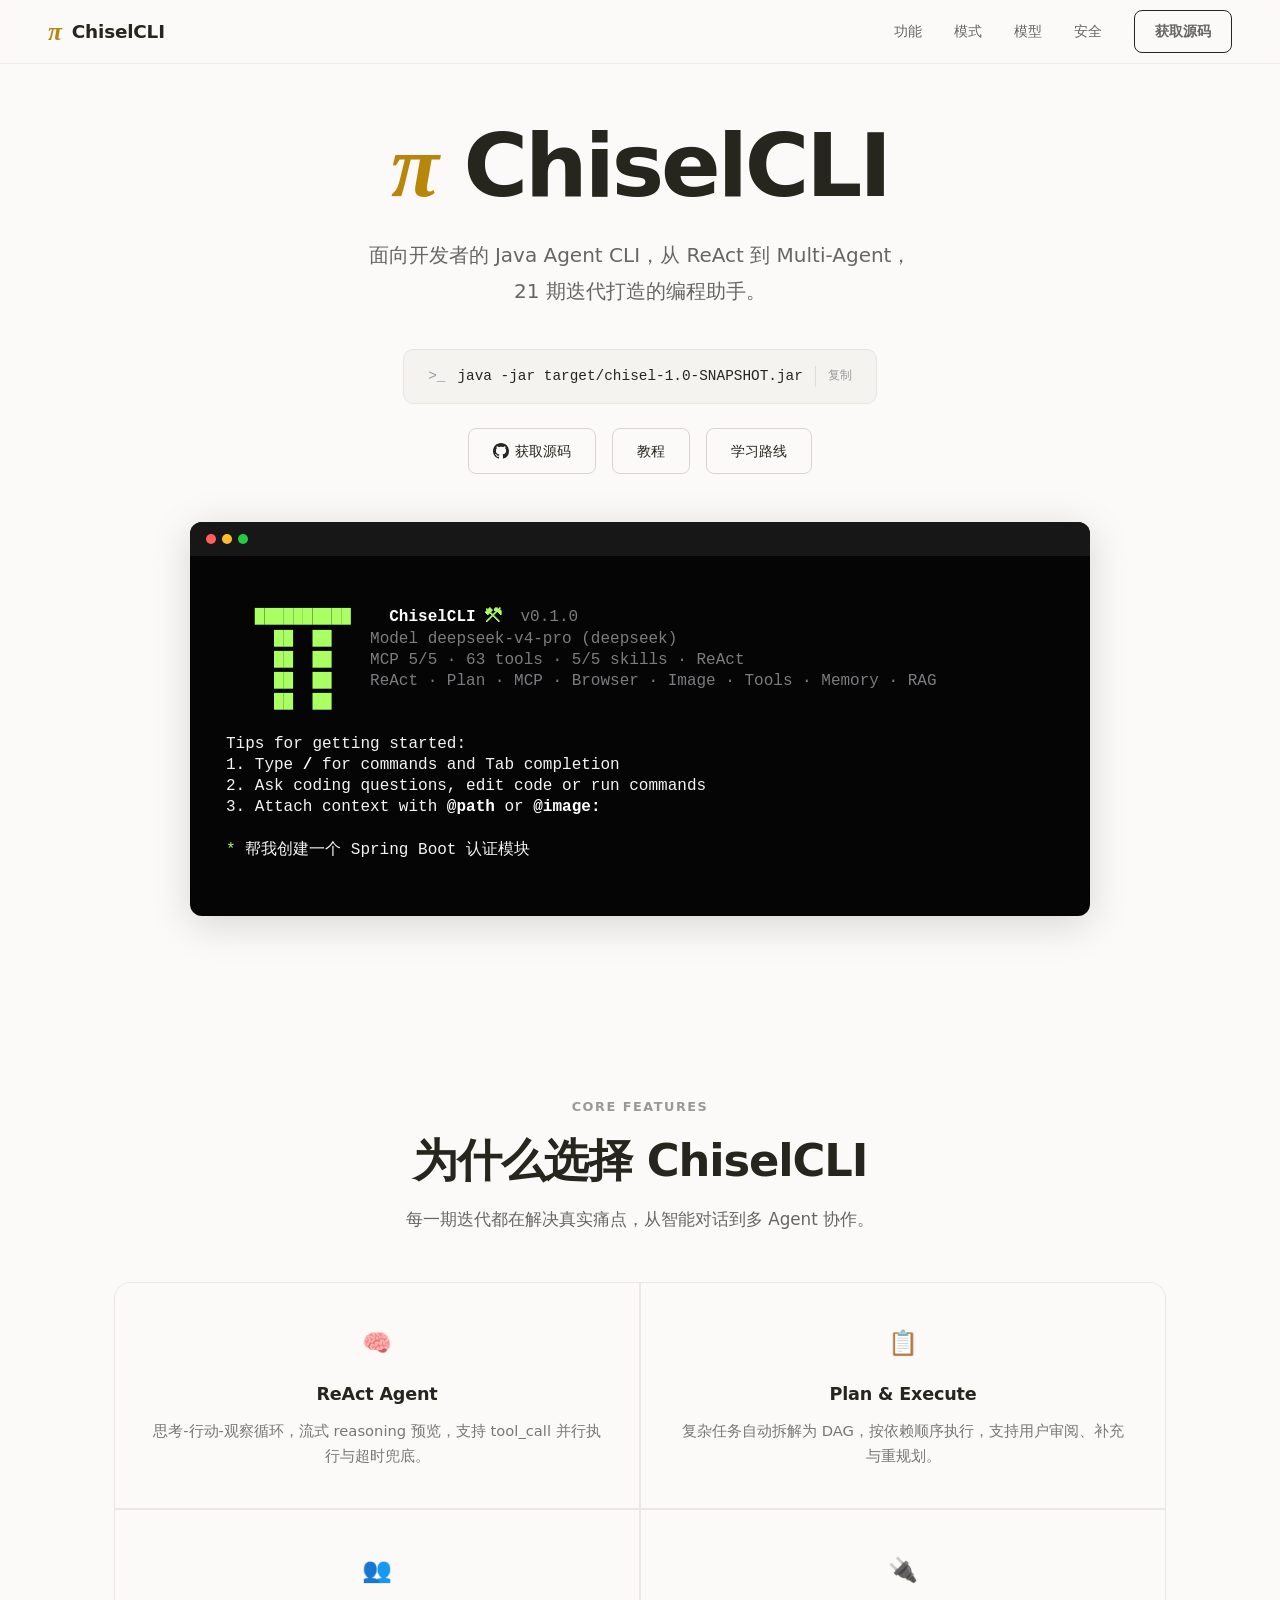
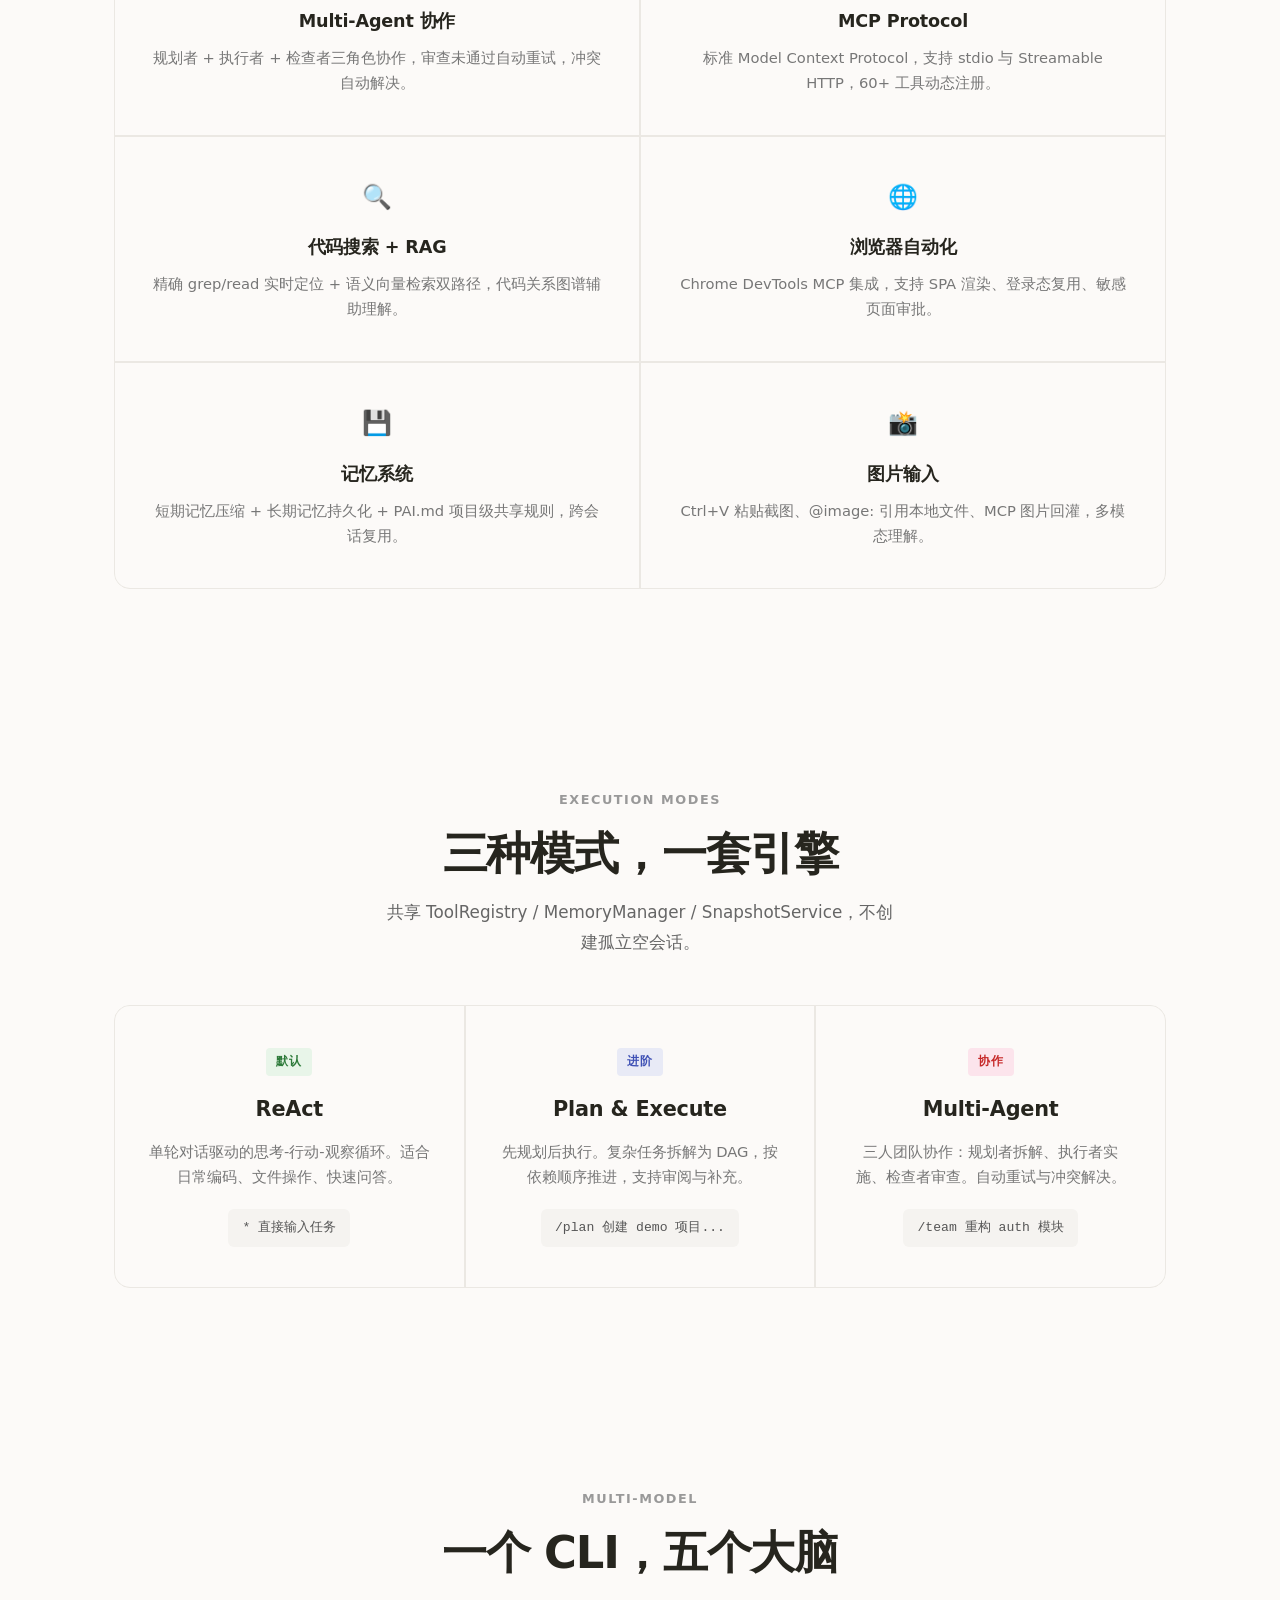
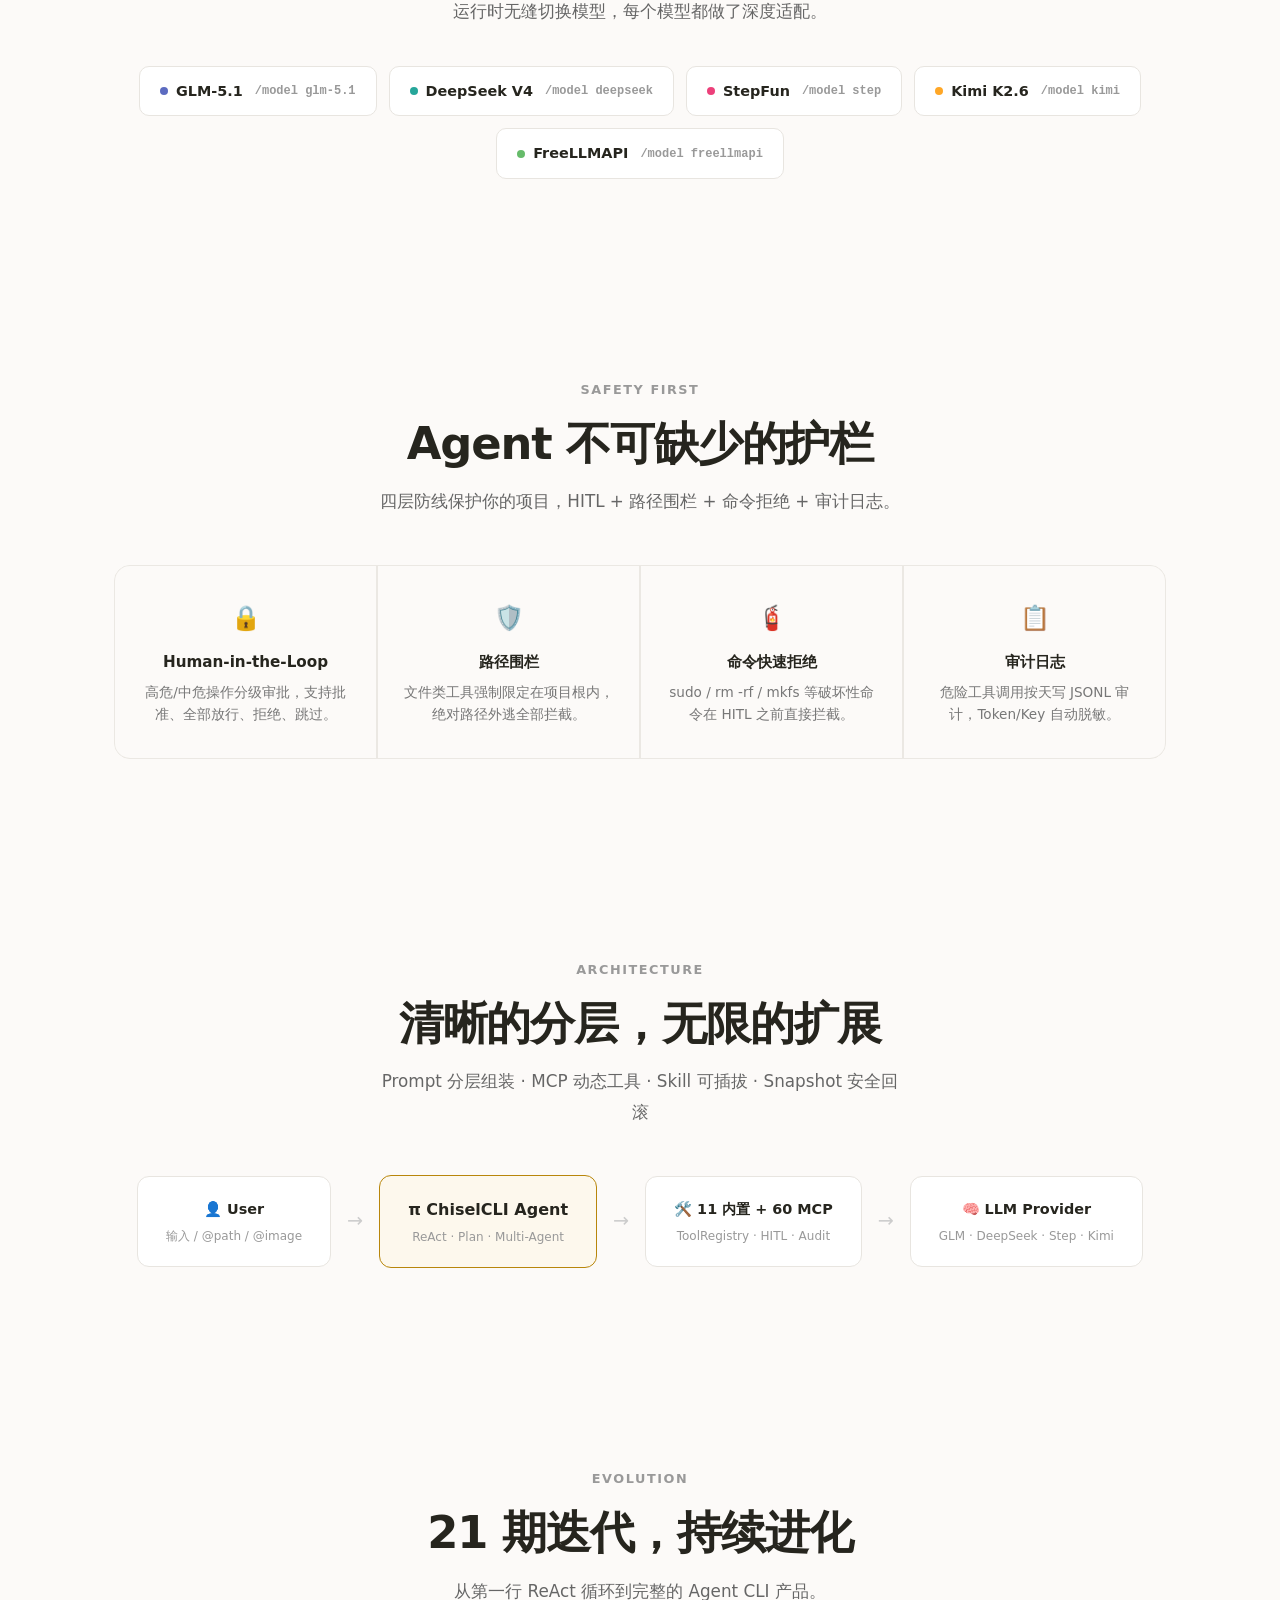
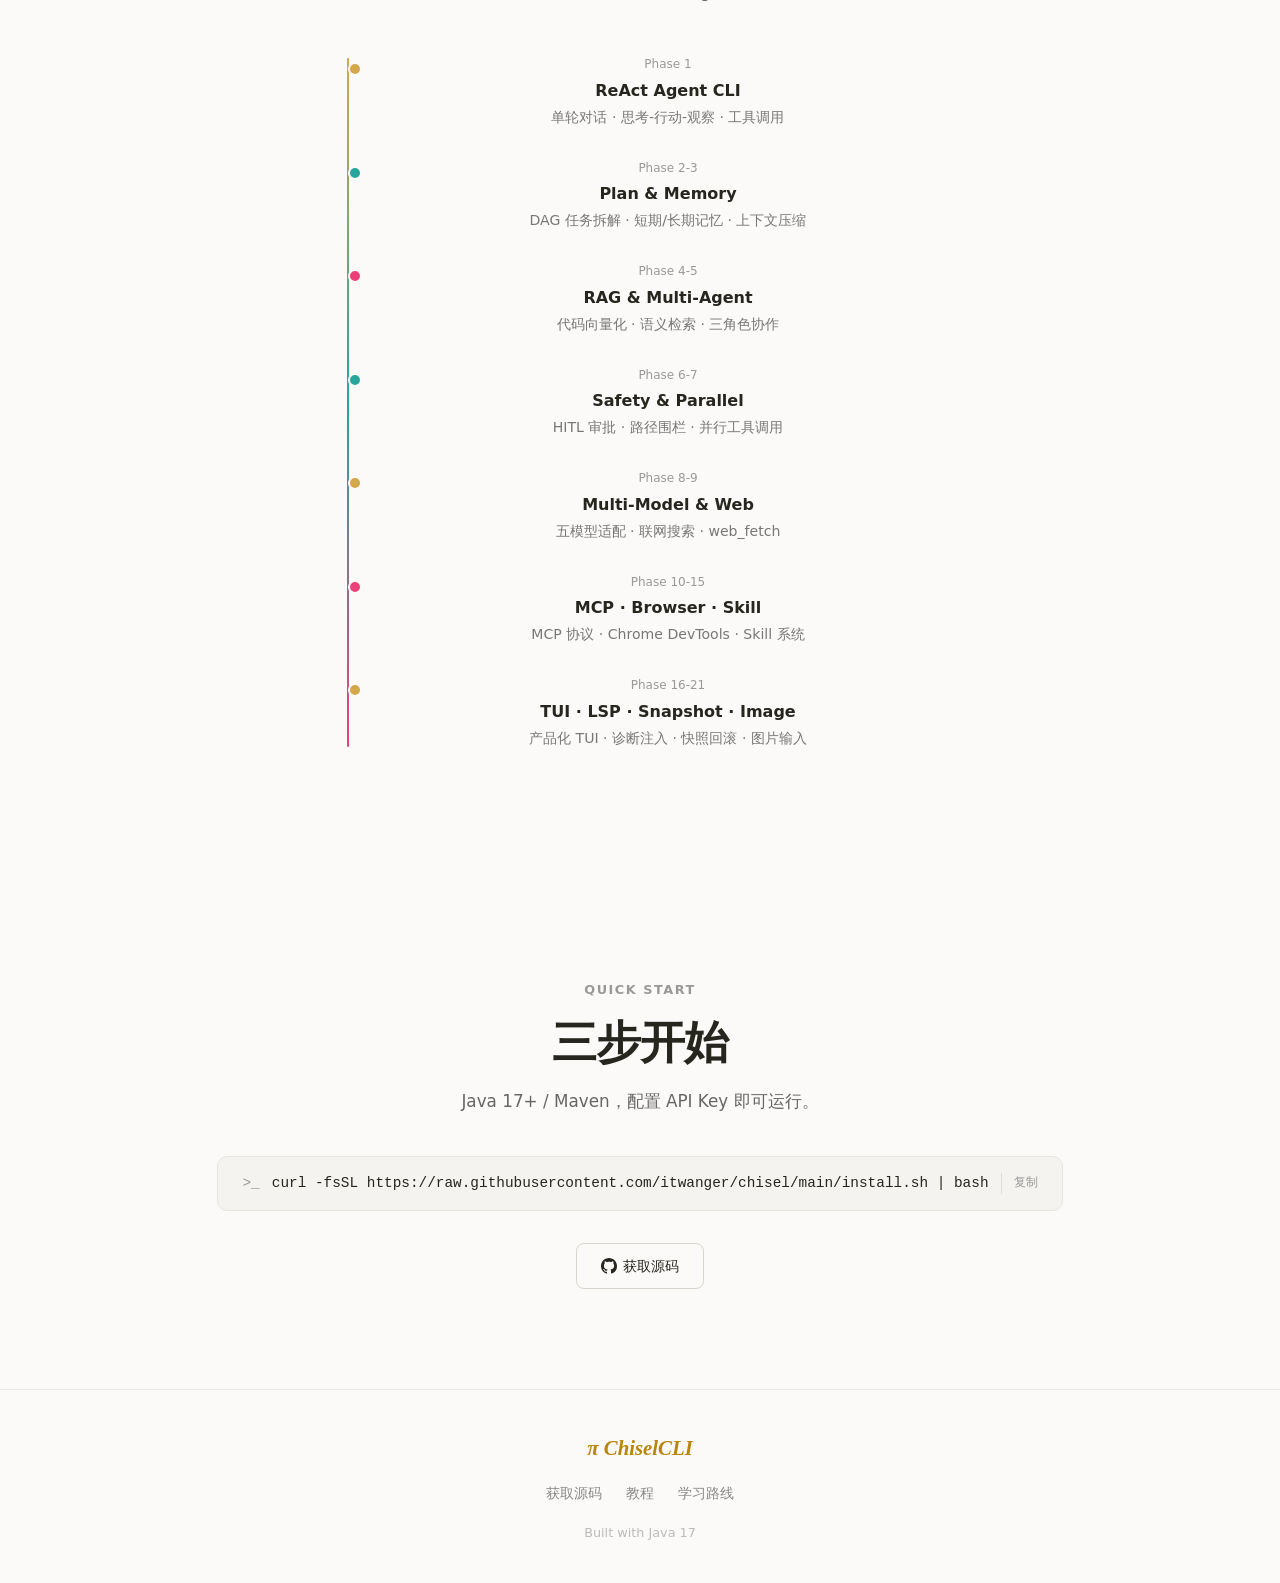
<file: landing/index.html>
<!DOCTYPE html>
<html lang="zh-CN">
<head>
<meta charset="UTF-8">
<meta name="viewport" content="width=device-width, initial-scale=1.0">
<title>ChiselCLI — Java Agent CLI</title>
<link rel="icon" href="data:image/svg+xml,<svg xmlns='http://www.w3.org/2000/svg' viewBox='0 0 100 100'><text y='.9em' font-size='90'>π</text></svg>">
<style>
* { margin: 0; padding: 0; box-sizing: border-box; }

html { scroll-behavior: smooth; }

body {
  font-family: "PingFang SC", -apple-system, "system-ui", "Segoe UI", Roboto, "Helvetica Neue", Arial, "Microsoft YaHei", sans-serif;
  background: #fcfaf8;
  color: #26251e;
  line-height: 1.7;
  -webkit-font-smoothing: antialiased;
}

a { color: inherit; text-decoration: none; }

/* ═══════════════════════════════════════════
   NAV
   ═══════════════════════════════════════════ */
.nav {
  position: fixed;
  top: 0;
  left: 0;
  right: 0;
  z-index: 100;
  display: flex;
  align-items: center;
  justify-content: space-between;
  padding: 0 48px;
  height: 64px;
  background: rgba(252,250,248,0.85);
  backdrop-filter: blur(12px);
  -webkit-backdrop-filter: blur(12px);
  border-bottom: 1px solid rgba(0,0,0,0.06);
  transition: box-shadow 0.3s;
}

.nav.scrolled { box-shadow: 0 1px 12px rgba(0,0,0,0.06); }

.nav-brand {
  display: flex;
  align-items: center;
  gap: 10px;
  font-size: 1.15rem;
  font-weight: 700;
  letter-spacing: -0.01em;
}

.nav-pi {
  font-family: "Georgia", "Times New Roman", serif;
  font-size: 1.6rem;
  font-style: italic;
  color: #b8860b;
  line-height: 1;
}

.nav-links {
  display: flex;
  align-items: center;
  gap: 32px;
}

.nav-links a {
  font-size: 0.9rem;
  color: #666;
  transition: color 0.2s;
}

.nav-links a:hover { color: #26251e; }

.nav-cta {
  padding: 8px 20px;
  border-radius: 8px;
  font-size: 0.85rem;
  font-weight: 600;
  border: 1px solid #26251e;
  color: #26251e;
  transition: all 0.2s;
}

.nav-cta:hover {
  background: #26251e;
  color: #fcfaf8;
}

/* ═══════════════════════════════════════════
   HERO
   ═══════════════════════════════════════════ */
.hero {
  min-height: 100vh;
  display: flex;
  flex-direction: column;
  align-items: center;
  justify-content: center;
  padding: 120px 24px 80px;
  text-align: center;
  position: relative;
}

.hero-title {
  font-size: clamp(3rem, 7vw, 5.5rem);
  font-weight: 800;
  letter-spacing: -0.035em;
  line-height: 1.05;
  margin-bottom: 24px;
}

.hero-title .pi {
  font-family: "Georgia", "Times New Roman", serif;
  font-style: italic;
  color: #b8860b;
}

.hero-subtitle {
  font-size: clamp(1rem, 2vw, 1.25rem);
  color: #666;
  max-width: 560px;
  margin: 0 auto 40px;
  font-weight: 400;
  line-height: 1.8;
}

/* Install command */
.install-cmd {
  display: inline-flex;
  align-items: center;
  gap: 12px;
  padding: 14px 24px;
  background: #f5f3f0;
  border: 1px solid #e8e5e0;
  border-radius: 10px;
  font-family: "SF Mono", "Fira Code", "Fira Mono", Menlo, Consolas, monospace;
  font-size: 0.9rem;
  color: #26251e;
  cursor: pointer;
  transition: all 0.2s;
  user-select: all;
}

.install-cmd:hover {
  border-color: #ccc;
  background: #efece8;
}

.install-prefix {
  color: #999;
  user-select: none;
}

.install-copy {
  font-size: 0.78rem;
  color: #999;
  border-left: 1px solid #ddd;
  padding-left: 12px;
  user-select: none;
  transition: color 0.2s;
}

.install-copy.copied { color: #2d8a4e; }

/* Links */
.hero-links {
  display: flex;
  gap: 16px;
  margin-top: 24px;
  flex-wrap: wrap;
  justify-content: center;
}

.hero-link {
  padding: 10px 24px;
  border-radius: 8px;
  font-size: 0.9rem;
  font-weight: 500;
  border: 1px solid #d9d5ce;
  color: #26251e;
  transition: all 0.2s;
  display: inline-flex;
  align-items: center;
  gap: 6px;
}

.hero-link:hover {
  border-color: #26251e;
  background: #26251e;
  color: #fcfaf8;
}

.hero-link svg { width: 16px; height: 16px; }

/* ═══════════════════════════════════════════
   SECTION COMMON
   ═══════════════════════════════════════════ */
.section {
  padding: 100px 24px;
  max-width: 1100px;
  margin: 0 auto;
}

.section-center { text-align: center; }

.section-label {
  font-size: 0.8rem;
  font-weight: 600;
  text-transform: uppercase;
  letter-spacing: 0.12em;
  color: #999;
  margin-bottom: 16px;
}

.section-title {
  font-size: clamp(1.8rem, 4vw, 2.8rem);
  font-weight: 800;
  letter-spacing: -0.025em;
  line-height: 1.2;
  margin-bottom: 16px;
}

.section-desc {
  font-size: 1.05rem;
  color: #666;
  max-width: 520px;
  line-height: 1.8;
}

.section-center .section-desc { margin: 0 auto; }

/* ═══════════════════════════════════════════
   FEATURES
   ═══════════════════════════════════════════ */
.features {
  display: grid;
  grid-template-columns: repeat(2, 1fr);
  gap: 2px;
  background: #ebe8e3;
  border: 1px solid #ebe8e3;
  border-radius: 16px;
  overflow: hidden;
  margin-top: 48px;
}

.feature {
  padding: 40px 36px;
  background: #fcfaf8;
  transition: background 0.2s;
}

.feature:hover { background: #f8f6f2; }

.feature-icon {
  font-size: 1.5rem;
  margin-bottom: 16px;
}

.feature-name {
  font-size: 1.1rem;
  font-weight: 700;
  margin-bottom: 8px;
  letter-spacing: -0.01em;
}

.feature-desc {
  font-size: 0.92rem;
  color: #777;
  line-height: 1.7;
}

/* ═══════════════════════════════════════════
   MODES
   ═══════════════════════════════════════════ */
.modes {
  display: grid;
  grid-template-columns: repeat(3, 1fr);
  gap: 2px;
  background: #ebe8e3;
  border: 1px solid #ebe8e3;
  border-radius: 16px;
  overflow: hidden;
  margin-top: 48px;
}

.mode {
  padding: 40px 32px;
  background: #fcfaf8;
  transition: background 0.2s;
}

.mode:hover { background: #f8f6f2; }

.mode-badge {
  display: inline-block;
  font-size: 0.72rem;
  font-weight: 600;
  text-transform: uppercase;
  letter-spacing: 0.08em;
  padding: 4px 10px;
  border-radius: 4px;
  margin-bottom: 16px;
}

.mode-badge.default { background: #e8f5e9; color: #2d7a3a; }
.mode-badge.advanced { background: #e8eaf6; color: #3f51b5; }
.mode-badge.collab { background: #fce4ec; color: #c62828; }

.mode-name {
  font-size: 1.3rem;
  font-weight: 800;
  margin-bottom: 12px;
  letter-spacing: -0.01em;
}

.mode-desc {
  font-size: 0.92rem;
  color: #777;
  line-height: 1.7;
  margin-bottom: 20px;
}

.mode-cmd {
  font-family: "SF Mono", "Fira Code", Menlo, Consolas, monospace;
  font-size: 0.82rem;
  padding: 8px 14px;
  background: #f5f3f0;
  border-radius: 6px;
  color: #555;
  display: inline-block;
}

/* ═══════════════════════════════════════════
   MODELS
   ═══════════════════════════════════════════ */
.models {
  display: flex;
  gap: 12px;
  flex-wrap: wrap;
  justify-content: center;
  margin-top: 40px;
}

.model-chip {
  display: flex;
  align-items: center;
  gap: 8px;
  padding: 12px 20px;
  border-radius: 10px;
  border: 1px solid #e8e5e0;
  font-size: 0.9rem;
  font-weight: 600;
  transition: all 0.2s;
  background: #fff;
}

.model-chip:hover {
  border-color: #ccc;
  box-shadow: 0 2px 8px rgba(0,0,0,0.06);
}

.model-dot {
  width: 8px;
  height: 8px;
  border-radius: 50%;
}

.model-dot.glm { background: #5c6bc0; }
.model-dot.ds { background: #26a69a; }
.model-dot.step { background: #ec407a; }
.model-dot.kimi { background: #ffa726; }
.model-dot.free { background: #66bb6a; }

.model-cmd {
  font-family: "SF Mono", "Fira Code", Menlo, Consolas, monospace;
  font-size: 0.75rem;
  color: #999;
  margin-left: 4px;
}

/* ═══════════════════════════════════════════
   TERMINAL DEMO
   ═══════════════════════════════════════════ */
.terminal {
  max-width: 900px;
  width: 100%;
  margin: 48px auto 0;
  background: #050505;
  border-radius: 12px;
  overflow: hidden;
  box-shadow: 0 8px 40px rgba(0,0,0,0.15);
}

.terminal-bar {
  display: flex;
  align-items: center;
  gap: 6px;
  padding: 12px 16px;
  background: #171717;
}

.terminal-dot {
  width: 10px;
  height: 10px;
  border-radius: 50%;
}
.terminal-dot.r { background: #ff5f57; }
.terminal-dot.y { background: #febc2e; }
.terminal-dot.g { background: #28c840; }

.terminal-body {
  padding: 30px 36px 28px;
  font-family: "SF Mono", "Fira Code", Menlo, Consolas, monospace;
  font-size: clamp(0.76rem, 1.35vw, 1rem);
  line-height: 1.32;
  color: #f4f4f4;
  text-align: left;
  min-height: 360px;
  overflow-x: auto;
}

.terminal-body > div { white-space: pre; }

.t-logo { color: #aaff63; font-weight: 800; }
.t-pi { color: #aaff63; font-weight: 800; }
.t-strong { color: #fff; font-weight: 800; }
.t-dim { color: #7c7c80; }
.t-green { color: #aaff63; }
.t-blue { color: #64b5f6; }
.t-prompt { color: #aaff63; }
.t-cursor {
  display: inline-block;
  width: 7px;
  height: 1em;
  background: #81c784;
  animation: blink 1s step-end infinite;
  vertical-align: text-bottom;
}

@keyframes blink { 50% { opacity: 0; } }

/* ═══════════════════════════════════════════
   SAFETY
   ═══════════════════════════════════════════ */
.safety-grid {
  display: grid;
  grid-template-columns: repeat(4, 1fr);
  gap: 2px;
  background: #ebe8e3;
  border: 1px solid #ebe8e3;
  border-radius: 16px;
  overflow: hidden;
  margin-top: 48px;
}

.safety {
  padding: 32px 24px;
  background: #fcfaf8;
  transition: background 0.2s;
}

.safety:hover { background: #f8f6f2; }

.safety-icon { font-size: 1.5rem; margin-bottom: 12px; }

.safety-name {
  font-size: 0.95rem;
  font-weight: 700;
  margin-bottom: 6px;
}

.safety-desc {
  font-size: 0.85rem;
  color: #777;
  line-height: 1.6;
}

/* ═══════════════════════════════════════════
   ARCHITECTURE
   ═══════════════════════════════════════════ */
.arch {
  display: flex;
  align-items: center;
  justify-content: center;
  gap: 16px;
  margin-top: 48px;
  flex-wrap: wrap;
}

.arch-node {
  padding: 20px 28px;
  border-radius: 12px;
  text-align: center;
  font-weight: 600;
  font-size: 0.9rem;
  border: 1px solid #e8e5e0;
  background: #fff;
  min-width: 150px;
  transition: all 0.2s;
}

.arch-node:hover {
  box-shadow: 0 4px 16px rgba(0,0,0,0.06);
  transform: translateY(-2px);
}

.arch-node.primary {
  border-color: #b8860b;
  background: #fdf8ed;
  font-size: 1rem;
}

.arch-sub {
  font-size: 0.75rem;
  color: #999;
  font-weight: 400;
  margin-top: 4px;
}

.arch-arrow {
  font-size: 1.2rem;
  color: #ccc;
}

/* ═══════════════════════════════════════════
   TIMELINE
   ═══════════════════════════════════════════ */
.timeline {
  position: relative;
  padding-left: 32px;
  max-width: 600px;
  margin: 48px auto 0;
}

.timeline::before {
  content: '';
  position: absolute;
  left: 7px;
  top: 4px;
  bottom: 4px;
  width: 2px;
  background: linear-gradient(180deg, #d4a74a, #26a69a, #ec407a);
  border-radius: 1px;
}

.tl-item {
  position: relative;
  margin-bottom: 28px;
  padding-left: 24px;
}

.tl-item::before {
  content: '';
  position: absolute;
  left: -24px;
  top: 8px;
  width: 10px;
  height: 10px;
  border-radius: 50%;
  background: #d4a74a;
  border: 2px solid #fcfaf8;
}

.tl-item:nth-child(even)::before { background: #26a69a; }
.tl-item:nth-child(3n)::before { background: #ec407a; }

.tl-phase {
  font-size: 0.75rem;
  color: #999;
  font-weight: 500;
  margin-bottom: 2px;
}

.tl-title {
  font-weight: 700;
  font-size: 1rem;
  margin-bottom: 2px;
}

.tl-desc {
  font-size: 0.88rem;
  color: #777;
}

/* ═══════════════════════════════════════════
   FOOTER
   ═══════════════════════════════════════════ */
.footer {
  border-top: 1px solid #ebe8e3;
  padding: 40px 24px;
  text-align: center;
}

.footer-brand {
  font-family: "Georgia", "Times New Roman", serif;
  font-size: 1.3rem;
  font-style: italic;
  font-weight: 700;
  color: #b8860b;
  margin-bottom: 16px;
}

.footer-links {
  display: flex;
  gap: 24px;
  justify-content: center;
  margin-bottom: 16px;
}

.footer-links a {
  font-size: 0.88rem;
  color: #888;
  transition: color 0.2s;
}

.footer-links a:hover { color: #26251e; }

.footer-copy {
  font-size: 0.8rem;
  color: #bbb;
}

/* ═══════════════════════════════════════════
   SCROLL ANIMATIONS
   ═══════════════════════════════════════════ */
.reveal {
  opacity: 0;
  transform: translateY(20px);
  transition: opacity 0.6s ease, transform 0.6s ease;
}

.reveal.visible {
  opacity: 1;
  transform: translateY(0);
}

/* ═══════════════════════════════════════════
   RESPONSIVE
   ═══════════════════════════════════════════ */
@media (max-width: 900px) {
  .features { grid-template-columns: 1fr; }
  .modes { grid-template-columns: 1fr; }
  .safety-grid { grid-template-columns: repeat(2, 1fr); }
  .arch { flex-direction: column; }
  .arch-arrow { transform: rotate(90deg); }
  .nav { padding: 0 24px; }
  .nav-links { gap: 20px; }
  .section { padding: 64px 20px; }
}

@media (max-width: 600px) {
  .safety-grid { grid-template-columns: 1fr; }
  .hero-title { font-size: 2.5rem; }
  .install-cmd { font-size: 0.78rem; padding: 12px 16px; }
  .nav-links a:not(.nav-cta) { display: none; }
  .terminal-body { padding: 22px 18px; min-height: 330px; }
}
</style>
</head>
<body>

<!-- NAV -->
<nav class="nav" id="nav">
  <div class="nav-brand">
    <span class="nav-pi">π</span>
    ChiselCLI
  </div>
  <div class="nav-links">
    <a href="#features">功能</a>
    <a href="#modes">模式</a>
    <a href="#models">模型</a>
    <a href="#safety">安全</a>
    <a href="https://paicoding.com/ai-agent-projects-guide" class="nav-cta">获取源码</a>
  </div>
</nav>

<!-- HERO -->
<section class="hero">
  <h1 class="hero-title">
    <span class="pi">π</span> ChiselCLI
  </h1>
  <p class="hero-subtitle">
    面向开发者的 Java Agent CLI，从 ReAct 到 Multi-Agent，21 期迭代打造的编程助手。
  </p>

  <div class="install-cmd" id="installCmd" onclick="copyInstall()">
    <span class="install-prefix">>_</span>
    <span>java -jar target/chisel-1.0-SNAPSHOT.jar</span>
    <span class="install-copy" id="copyText">复制</span>
  </div>

  <div class="hero-links">
    <a href="https://paicoding.com/ai-agent-projects-guide" class="hero-link">
      <svg viewBox="0 0 24 24" fill="currentColor"><path d="M12 0C5.37 0 0 5.37 0 12c0 5.31 3.435 9.795 8.205 11.385.6.105.825-.255.825-.57 0-.285-.015-1.23-.015-2.235-3.015.555-3.795-.735-4.035-1.41-.135-.345-.72-1.41-1.23-1.695-.42-.225-1.02-.78-.015-.795.945-.015 1.62.87 1.845 1.23 1.08 1.815 2.805 1.305 3.495.99.105-.78.42-1.305.765-1.605-2.67-.3-5.46-1.335-5.46-5.925 0-1.305.465-2.385 1.23-3.225-.12-.3-.54-1.53.12-3.18 0 0 1.005-.315 3.3 1.23.96-.27 1.98-.405 3-.405s2.04.135 3 .405c2.295-1.56 3.3-1.23 3.3-1.23.66 1.65.24 2.88.12 3.18.765.84 1.23 1.905 1.23 3.225 0 4.605-2.805 5.625-5.475 5.925.435.375.81 1.095.81 2.22 0 1.605-.015 2.895-.015 3.3 0 .315.225.69.825.57A12.02 12.02 0 0024 12c0-6.63-5.37-12-12-12z"/></svg>
      获取源码
    </a>
    <a href="https://paicoding.com/column/chisel" class="hero-link">教程</a>
    <a href="https://paicoding.com/chisel-learning-path" class="hero-link">学习路线</a>
  </div>

  <!-- Terminal -->
  <div class="terminal" id="terminalWrap">
    <div class="terminal-bar">
      <span class="terminal-dot r"></span>
      <span class="terminal-dot y"></span>
      <span class="terminal-dot g"></span>
    </div>
    <div class="terminal-body" id="terminal"></div>
  </div>
</section>

<!-- FEATURES -->
<section class="section section-center" id="features">
  <div class="section-label reveal">Core Features</div>
  <h2 class="section-title reveal">为什么选择 ChiselCLI</h2>
  <p class="section-desc reveal">每一期迭代都在解决真实痛点，从智能对话到多 Agent 协作。</p>

  <div class="features">
    <div class="feature reveal">
      <div class="feature-icon">🧠</div>
      <div class="feature-name">ReAct Agent</div>
      <div class="feature-desc">思考-行动-观察循环，流式 reasoning 预览，支持 tool_call 并行执行与超时兜底。</div>
    </div>
    <div class="feature reveal">
      <div class="feature-icon">📋</div>
      <div class="feature-name">Plan & Execute</div>
      <div class="feature-desc">复杂任务自动拆解为 DAG，按依赖顺序执行，支持用户审阅、补充与重规划。</div>
    </div>
    <div class="feature reveal">
      <div class="feature-icon">👥</div>
      <div class="feature-name">Multi-Agent 协作</div>
      <div class="feature-desc">规划者 + 执行者 + 检查者三角色协作，审查未通过自动重试，冲突自动解决。</div>
    </div>
    <div class="feature reveal">
      <div class="feature-icon">🔌</div>
      <div class="feature-name">MCP Protocol</div>
      <div class="feature-desc">标准 Model Context Protocol，支持 stdio 与 Streamable HTTP，60+ 工具动态注册。</div>
    </div>
    <div class="feature reveal">
      <div class="feature-icon">🔍</div>
      <div class="feature-name">代码搜索 + RAG</div>
      <div class="feature-desc">精确 grep/read 实时定位 + 语义向量检索双路径，代码关系图谱辅助理解。</div>
    </div>
    <div class="feature reveal">
      <div class="feature-icon">🌐</div>
      <div class="feature-name">浏览器自动化</div>
      <div class="feature-desc">Chrome DevTools MCP 集成，支持 SPA 渲染、登录态复用、敏感页面审批。</div>
    </div>
    <div class="feature reveal">
      <div class="feature-icon">💾</div>
      <div class="feature-name">记忆系统</div>
      <div class="feature-desc">短期记忆压缩 + 长期记忆持久化 + PAI.md 项目级共享规则，跨会话复用。</div>
    </div>
    <div class="feature reveal">
      <div class="feature-icon">📸</div>
      <div class="feature-name">图片输入</div>
      <div class="feature-desc">Ctrl+V 粘贴截图、@image: 引用本地文件、MCP 图片回灌，多模态理解。</div>
    </div>
  </div>
</section>

<!-- MODES -->
<section class="section section-center" id="modes">
  <div class="section-label reveal">Execution Modes</div>
  <h2 class="section-title reveal">三种模式，一套引擎</h2>
  <p class="section-desc reveal">共享 ToolRegistry / MemoryManager / SnapshotService，不创建孤立空会话。</p>

  <div class="modes">
    <div class="mode reveal">
      <span class="mode-badge default">默认</span>
      <div class="mode-name">ReAct</div>
      <div class="mode-desc">单轮对话驱动的思考-行动-观察循环。适合日常编码、文件操作、快速问答。</div>
      <div class="mode-cmd">* 直接输入任务</div>
    </div>
    <div class="mode reveal">
      <span class="mode-badge advanced">进阶</span>
      <div class="mode-name">Plan & Execute</div>
      <div class="mode-desc">先规划后执行。复杂任务拆解为 DAG，按依赖顺序推进，支持审阅与补充。</div>
      <div class="mode-cmd">/plan 创建 demo 项目...</div>
    </div>
    <div class="mode reveal">
      <span class="mode-badge collab">协作</span>
      <div class="mode-name">Multi-Agent</div>
      <div class="mode-desc">三人团队协作：规划者拆解、执行者实施、检查者审查。自动重试与冲突解决。</div>
      <div class="mode-cmd">/team 重构 auth 模块</div>
    </div>
  </div>
</section>

<!-- MODELS -->
<section class="section section-center" id="models">
  <div class="section-label reveal">Multi-Model</div>
  <h2 class="section-title reveal">一个 CLI，五个大脑</h2>
  <p class="section-desc reveal">运行时无缝切换模型，每个模型都做了深度适配。</p>

  <div class="models reveal">
    <div class="model-chip">
      <span class="model-dot glm"></span>
      GLM-5.1
      <span class="model-cmd">/model glm-5.1</span>
    </div>
    <div class="model-chip">
      <span class="model-dot ds"></span>
      DeepSeek V4
      <span class="model-cmd">/model deepseek</span>
    </div>
    <div class="model-chip">
      <span class="model-dot step"></span>
      StepFun
      <span class="model-cmd">/model step</span>
    </div>
    <div class="model-chip">
      <span class="model-dot kimi"></span>
      Kimi K2.6
      <span class="model-cmd">/model kimi</span>
    </div>
    <div class="model-chip">
      <span class="model-dot free"></span>
      FreeLLMAPI
      <span class="model-cmd">/model freellmapi</span>
    </div>
  </div>
</section>

<!-- SAFETY -->
<section class="section section-center" id="safety">
  <div class="section-label reveal">Safety First</div>
  <h2 class="section-title reveal">Agent 不可缺少的护栏</h2>
  <p class="section-desc reveal">四层防线保护你的项目，HITL + 路径围栏 + 命令拒绝 + 审计日志。</p>

  <div class="safety-grid">
    <div class="safety reveal">
      <div class="safety-icon">🔒</div>
      <div class="safety-name">Human-in-the-Loop</div>
      <div class="safety-desc">高危/中危操作分级审批，支持批准、全部放行、拒绝、跳过。</div>
    </div>
    <div class="safety reveal">
      <div class="safety-icon">🛡️</div>
      <div class="safety-name">路径围栏</div>
      <div class="safety-desc">文件类工具强制限定在项目根内，绝对路径外逃全部拦截。</div>
    </div>
    <div class="safety reveal">
      <div class="safety-icon">🧯</div>
      <div class="safety-name">命令快速拒绝</div>
      <div class="safety-desc">sudo / rm -rf / mkfs 等破坏性命令在 HITL 之前直接拦截。</div>
    </div>
    <div class="safety reveal">
      <div class="safety-icon">📋</div>
      <div class="safety-name">审计日志</div>
      <div class="safety-desc">危险工具调用按天写 JSONL 审计，Token/Key 自动脱敏。</div>
    </div>
  </div>
</section>

<!-- ARCHITECTURE -->
<section class="section section-center" id="arch">
  <div class="section-label reveal">Architecture</div>
  <h2 class="section-title reveal">清晰的分层，无限的扩展</h2>
  <p class="section-desc reveal">Prompt 分层组装 · MCP 动态工具 · Skill 可插拔 · Snapshot 安全回滚</p>

  <div class="arch reveal">
    <div class="arch-node">
      👤 User
      <div class="arch-sub">输入 / @path / @image</div>
    </div>
    <div class="arch-arrow">→</div>
    <div class="arch-node primary">
      π ChiselCLI Agent
      <div class="arch-sub">ReAct · Plan · Multi-Agent</div>
    </div>
    <div class="arch-arrow">→</div>
    <div class="arch-node">
      🛠️ 11 内置 + 60 MCP
      <div class="arch-sub">ToolRegistry · HITL · Audit</div>
    </div>
    <div class="arch-arrow">→</div>
    <div class="arch-node">
      🧠 LLM Provider
      <div class="arch-sub">GLM · DeepSeek · Step · Kimi</div>
    </div>
  </div>
</section>

<!-- TIMELINE -->
<section class="section section-center" id="timeline">
  <div class="section-label reveal">Evolution</div>
  <h2 class="section-title reveal">21 期迭代，持续进化</h2>
  <p class="section-desc reveal">从第一行 ReAct 循环到完整的 Agent CLI 产品。</p>

  <div class="timeline reveal">
    <div class="tl-item">
      <div class="tl-phase">Phase 1</div>
      <div class="tl-title">ReAct Agent CLI</div>
      <div class="tl-desc">单轮对话 · 思考-行动-观察 · 工具调用</div>
    </div>
    <div class="tl-item">
      <div class="tl-phase">Phase 2-3</div>
      <div class="tl-title">Plan & Memory</div>
      <div class="tl-desc">DAG 任务拆解 · 短期/长期记忆 · 上下文压缩</div>
    </div>
    <div class="tl-item">
      <div class="tl-phase">Phase 4-5</div>
      <div class="tl-title">RAG & Multi-Agent</div>
      <div class="tl-desc">代码向量化 · 语义检索 · 三角色协作</div>
    </div>
    <div class="tl-item">
      <div class="tl-phase">Phase 6-7</div>
      <div class="tl-title">Safety & Parallel</div>
      <div class="tl-desc">HITL 审批 · 路径围栏 · 并行工具调用</div>
    </div>
    <div class="tl-item">
      <div class="tl-phase">Phase 8-9</div>
      <div class="tl-title">Multi-Model & Web</div>
      <div class="tl-desc">五模型适配 · 联网搜索 · web_fetch</div>
    </div>
    <div class="tl-item">
      <div class="tl-phase">Phase 10-15</div>
      <div class="tl-title">MCP · Browser · Skill</div>
      <div class="tl-desc">MCP 协议 · Chrome DevTools · Skill 系统</div>
    </div>
    <div class="tl-item">
      <div class="tl-phase">Phase 16-21</div>
      <div class="tl-title">TUI · LSP · Snapshot · Image</div>
      <div class="tl-desc">产品化 TUI · 诊断注入 · 快照回滚 · 图片输入</div>
    </div>
  </div>
</section>

<!-- QUICK START -->
<section class="section section-center" id="start">
  <div class="section-label reveal">Quick Start</div>
  <h2 class="section-title reveal">三步开始</h2>
  <p class="section-desc reveal">Java 17+ / Maven，配置 API Key 即可运行。</p>

  <div class="install-cmd reveal" style="margin-top: 40px;" onclick="copyInstall()">
    <span class="install-prefix">>_</span>
    <span>curl -fsSL https://raw.githubusercontent.com/itwanger/chisel/main/install.sh | bash</span>
    <span class="install-copy">复制</span>
  </div>

  <div class="hero-links reveal" style="margin-top: 32px;">
    <a href="https://paicoding.com/ai-agent-projects-guide" class="hero-link">
      <svg viewBox="0 0 24 24" fill="currentColor" width="16" height="16"><path d="M12 0C5.37 0 0 5.37 0 12c0 5.31 3.435 9.795 8.205 11.385.6.105.825-.255.825-.57 0-.285-.015-1.23-.015-2.235-3.015.555-3.795-.735-4.035-1.41-.135-.345-.72-1.41-1.23-1.695-.42-.225-1.02-.78-.015-.795.945-.015 1.62.87 1.845 1.23 1.08 1.815 2.805 1.305 3.495.99.105-.78.42-1.305.765-1.605-2.67-.3-5.46-1.335-5.46-5.925 0-1.305.465-2.385 1.23-3.225-.12-.3-.54-1.53.12-3.18 0 0 1.005-.315 3.3 1.23.96-.27 1.98-.405 3-.405s2.04.135 3 .405c2.295-1.56 3.3-1.23 3.3-1.23.66 1.65.24 2.88.12 3.18.765.84 1.23 1.905 1.23 3.225 0 4.605-2.805 5.625-5.475 5.925.435.375.81 1.095.81 2.22 0 1.605-.015 2.895-.015 3.3 0 .315.225.69.825.57A12.02 12.02 0 0024 12c0-6.63-5.37-12-12-12z"/></svg>
      获取源码
    </a>
  </div>
</section>

<!-- FOOTER -->
<footer class="footer">
  <div class="footer-brand">π ChiselCLI</div>
  <div class="footer-links">
    <a href="https://paicoding.com/ai-agent-projects-guide">获取源码</a>
    <a href="https://paicoding.com/column/chisel">教程</a>
    <a href="https://paicoding.com/chisel-learning-path">学习路线</a>
  </div>
  <div class="footer-copy">Built with Java 17</div>
</footer>

<script>
// Nav scroll effect
const nav = document.getElementById('nav');
window.addEventListener('scroll', () => {
  nav.classList.toggle('scrolled', window.scrollY > 20);
});

// Copy install command
function copyInstall() {
  const cmd = 'java -jar target/chisel-1.0-SNAPSHOT.jar';
  navigator.clipboard.writeText(cmd).then(() => {
    const el = document.getElementById('copyText');
    if (el) { el.textContent = '已复制'; el.classList.add('copied'); }
  });
}

// Scroll reveal
const observer = new IntersectionObserver((entries) => {
  entries.forEach(e => { if (e.isIntersecting) e.target.classList.add('visible'); });
}, { threshold: 0.1, rootMargin: '0px 0px -40px 0px' });
document.querySelectorAll('.reveal').forEach(el => observer.observe(el));

// Terminal animation
const desktopLines = [
  { t: '', d: 0 },
  { t: '   <span class="t-logo">██████████</span>    <span class="t-strong">ChiselCLI</span> <span class="t-pi">⚒</span>  <span class="t-dim">v0.1.0</span>', d: 0 },
  { t: '   <span class="t-logo">  ██  ██</span>    <span class="t-dim">Model deepseek-v4-pro (deepseek)</span>', d: 80 },
  { t: '   <span class="t-logo">  ██  ██</span>    <span class="t-dim">MCP 5/5 · 63 tools · 5/5 skills · ReAct</span>', d: 160 },
  { t: '   <span class="t-logo">  ██  ██</span>    <span class="t-dim">ReAct · Plan · MCP · Browser · Image · Tools · Memory · RAG</span>', d: 240 },
  { t: '   <span class="t-logo">  ██  ██</span>', d: 320 },
  { t: '', d: 450 },
  { t: 'Tips for getting started:', d: 500 },
  { t: '1. Type <span class="t-strong">/</span> for commands and Tab completion', d: 560 },
  { t: '2. Ask coding questions, edit code or run commands', d: 620 },
  { t: '3. Attach context with <span class="t-strong">@path</span> or <span class="t-strong">@image:</span>', d: 680 },
  { t: '', d: 600 },
  { t: '<span class="t-prompt">*</span> 帮我创建一个 Spring Boot 认证模块', d: 800 },
  { t: '', d: 1000 },
  { t: '<span class="t-dim">🧠 Thinking...</span>', d: 1200 },
  { t: '<span class="t-dim">  ├─ plan: 拆解为 4 个子任务</span>', d: 1600 },
  { t: '<span class="t-dim">  ├─ create_project: spring-boot-auth</span>', d: 2000 },
  { t: '<span class="t-dim">  ├─ write_file: SecurityConfig.java</span>', d: 2400 },
  { t: '<span class="t-dim">  └─ execute_command: mvn compile</span>', d: 2800 },
  { t: '', d: 3000 },
  { t: '<span class="t-green">✓</span> <span class="t-dim">Spring Boot 3.2 + JWT 认证模块创建完成</span>', d: 3200 },
];

const mobileLines = [
  { t: '', d: 0 },
  { t: ' <span class="t-logo">██████████</span>  <span class="t-strong">ChiselCLI</span> <span class="t-pi">⚒</span> <span class="t-dim">v0.1.0</span>', d: 0 },
  { t: ' <span class="t-logo">  ██  ██</span>  <span class="t-dim">deepseek-v4-pro</span>', d: 80 },
  { t: ' <span class="t-logo">  ██  ██</span>  <span class="t-dim">MCP 5/5 · 63 tools</span>', d: 160 },
  { t: ' <span class="t-logo">  ██  ██</span>  <span class="t-dim">5/5 skills · ReAct</span>', d: 240 },
  { t: ' <span class="t-logo">  ██  ██</span>  <span class="t-dim">Plan · MCP · Browser · RAG</span>', d: 320 },
  { t: '', d: 450 },
  { t: 'Tips for getting started:', d: 500 },
  { t: '1. Type <span class="t-strong">/</span> for commands', d: 560 },
  { t: '2. Ask questions or run commands', d: 620 },
  { t: '3. Attach <span class="t-strong">@path</span> or <span class="t-strong">@image:</span>', d: 680 },
  { t: '', d: 600 },
  { t: '<span class="t-prompt">*</span> 创建 Spring Boot 认证模块', d: 800 },
  { t: '', d: 1000 },
  { t: '<span class="t-dim">🧠 Thinking...</span>', d: 1200 },
  { t: '<span class="t-dim">  ├─ plan: 4 个子任务</span>', d: 1600 },
  { t: '<span class="t-dim">  ├─ create_project</span>', d: 2000 },
  { t: '<span class="t-dim">  ├─ write_file</span>', d: 2400 },
  { t: '<span class="t-dim">  └─ mvn compile</span>', d: 2800 },
  { t: '', d: 3000 },
  { t: '<span class="t-green">✓</span> <span class="t-dim">JWT 认证模块创建完成</span>', d: 3200 },
];

const lines = window.matchMedia('(max-width: 600px)').matches ? mobileLines : desktopLines;
const term = document.getElementById('terminal');
let idx = 0;

function addLine() {
  if (idx >= lines.length) {
    const c = document.createElement('div');
    c.innerHTML = '<span class="t-prompt">*</span> <span class="t-cursor"></span>';
    c.style.marginTop = '8px';
    term.appendChild(c);
    return;
  }
  const l = lines[idx];
  const d = document.createElement('div');
  d.innerHTML = l.t || '&nbsp;';
  d.style.opacity = '0';
  d.style.transition = 'opacity 0.25s';
  term.appendChild(d);
  requestAnimationFrame(() => d.style.opacity = '1');
  idx++;
  setTimeout(addLine, l.d > 0 ? Math.min(l.d, 150) : 60);
}

const termObs = new IntersectionObserver(e => {
  if (e[0].isIntersecting) { setTimeout(addLine, 400); termObs.disconnect(); }
}, { threshold: 0.2 });
termObs.observe(document.getElementById('terminalWrap'));
</script>
</body>
</html>
</file>
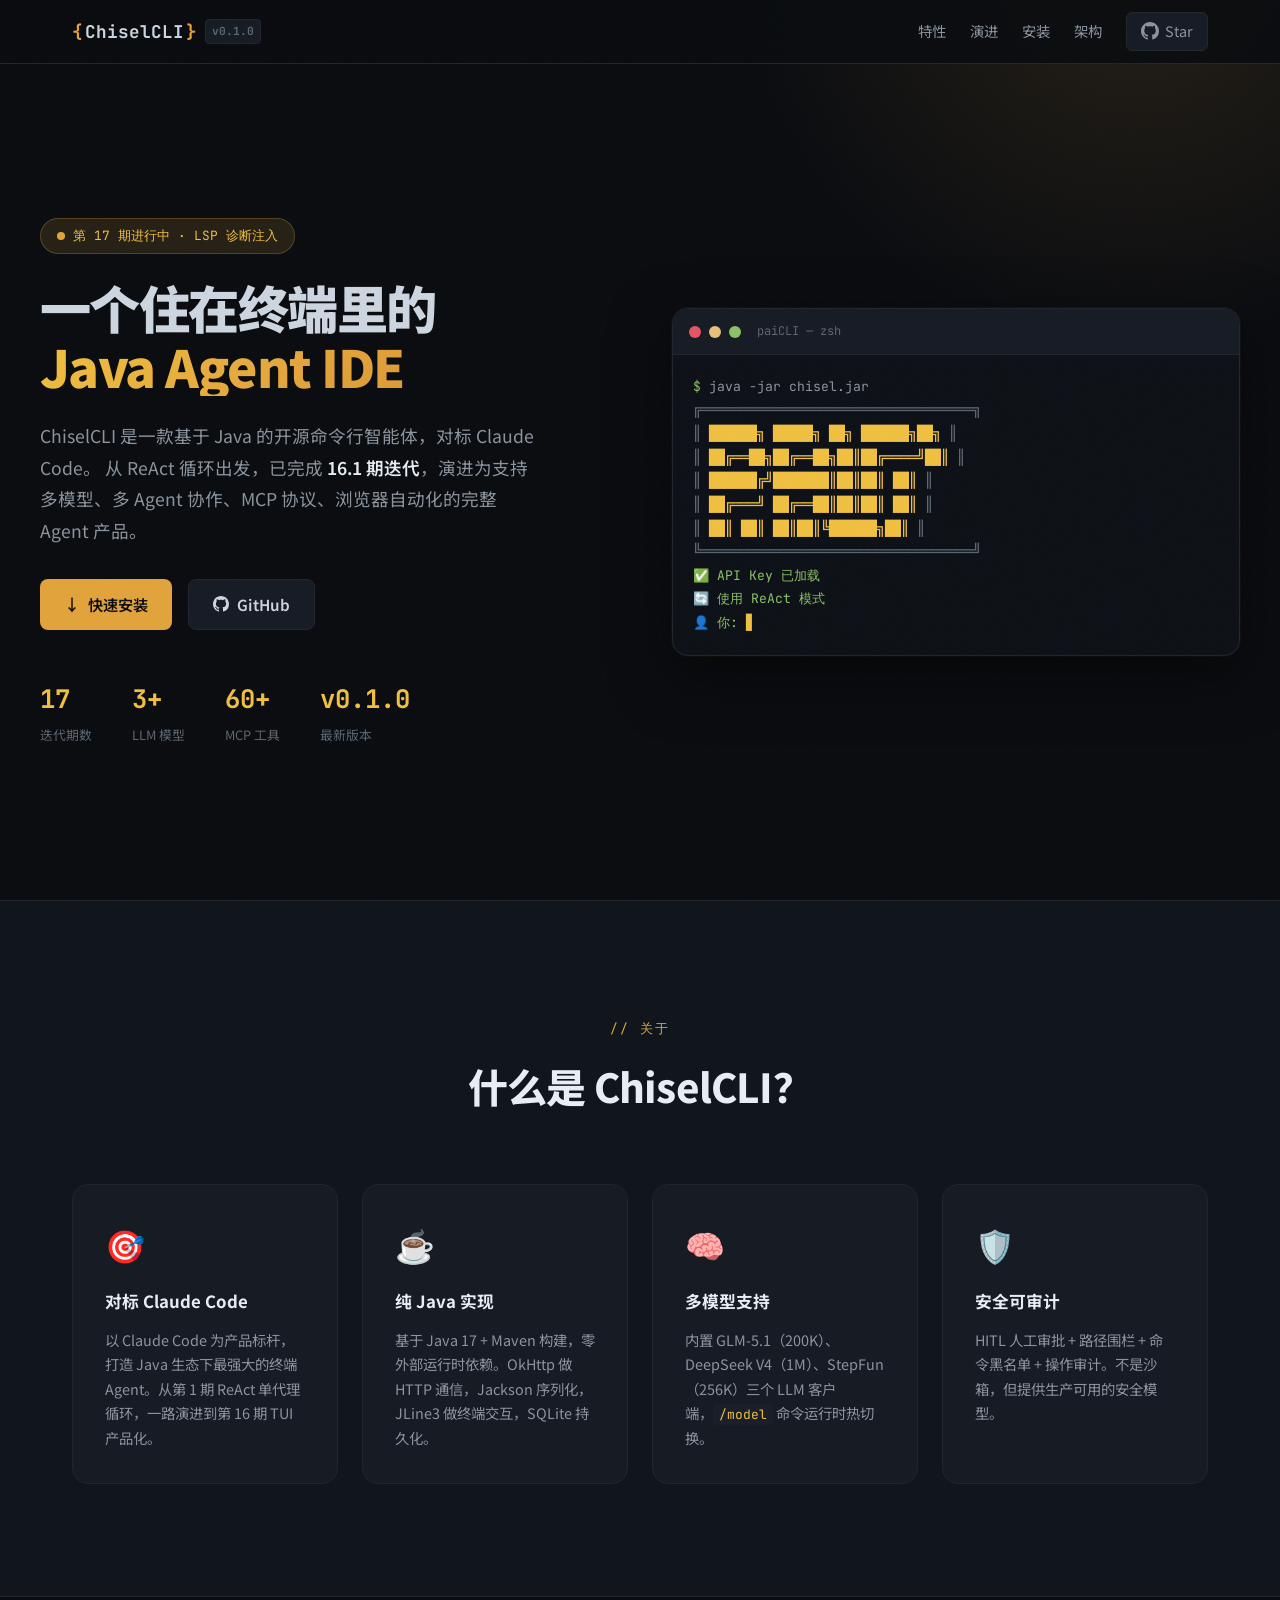
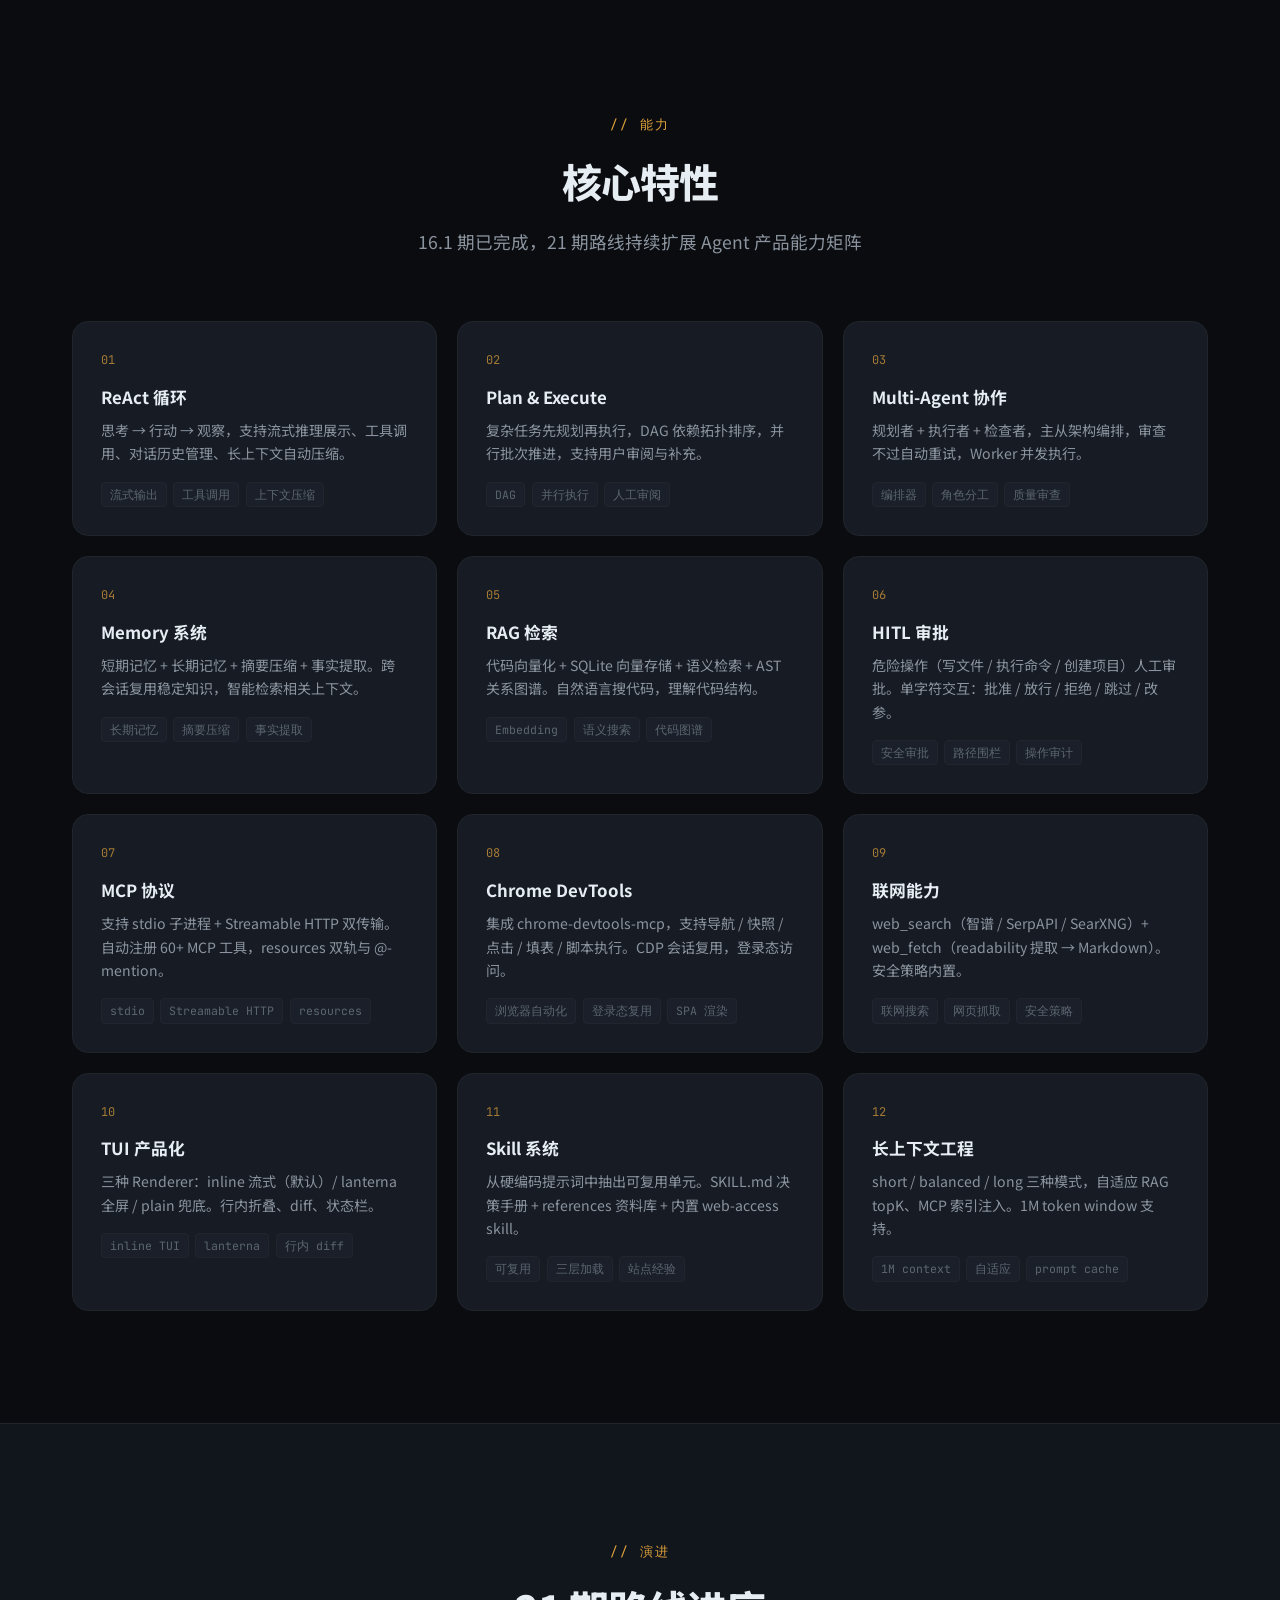
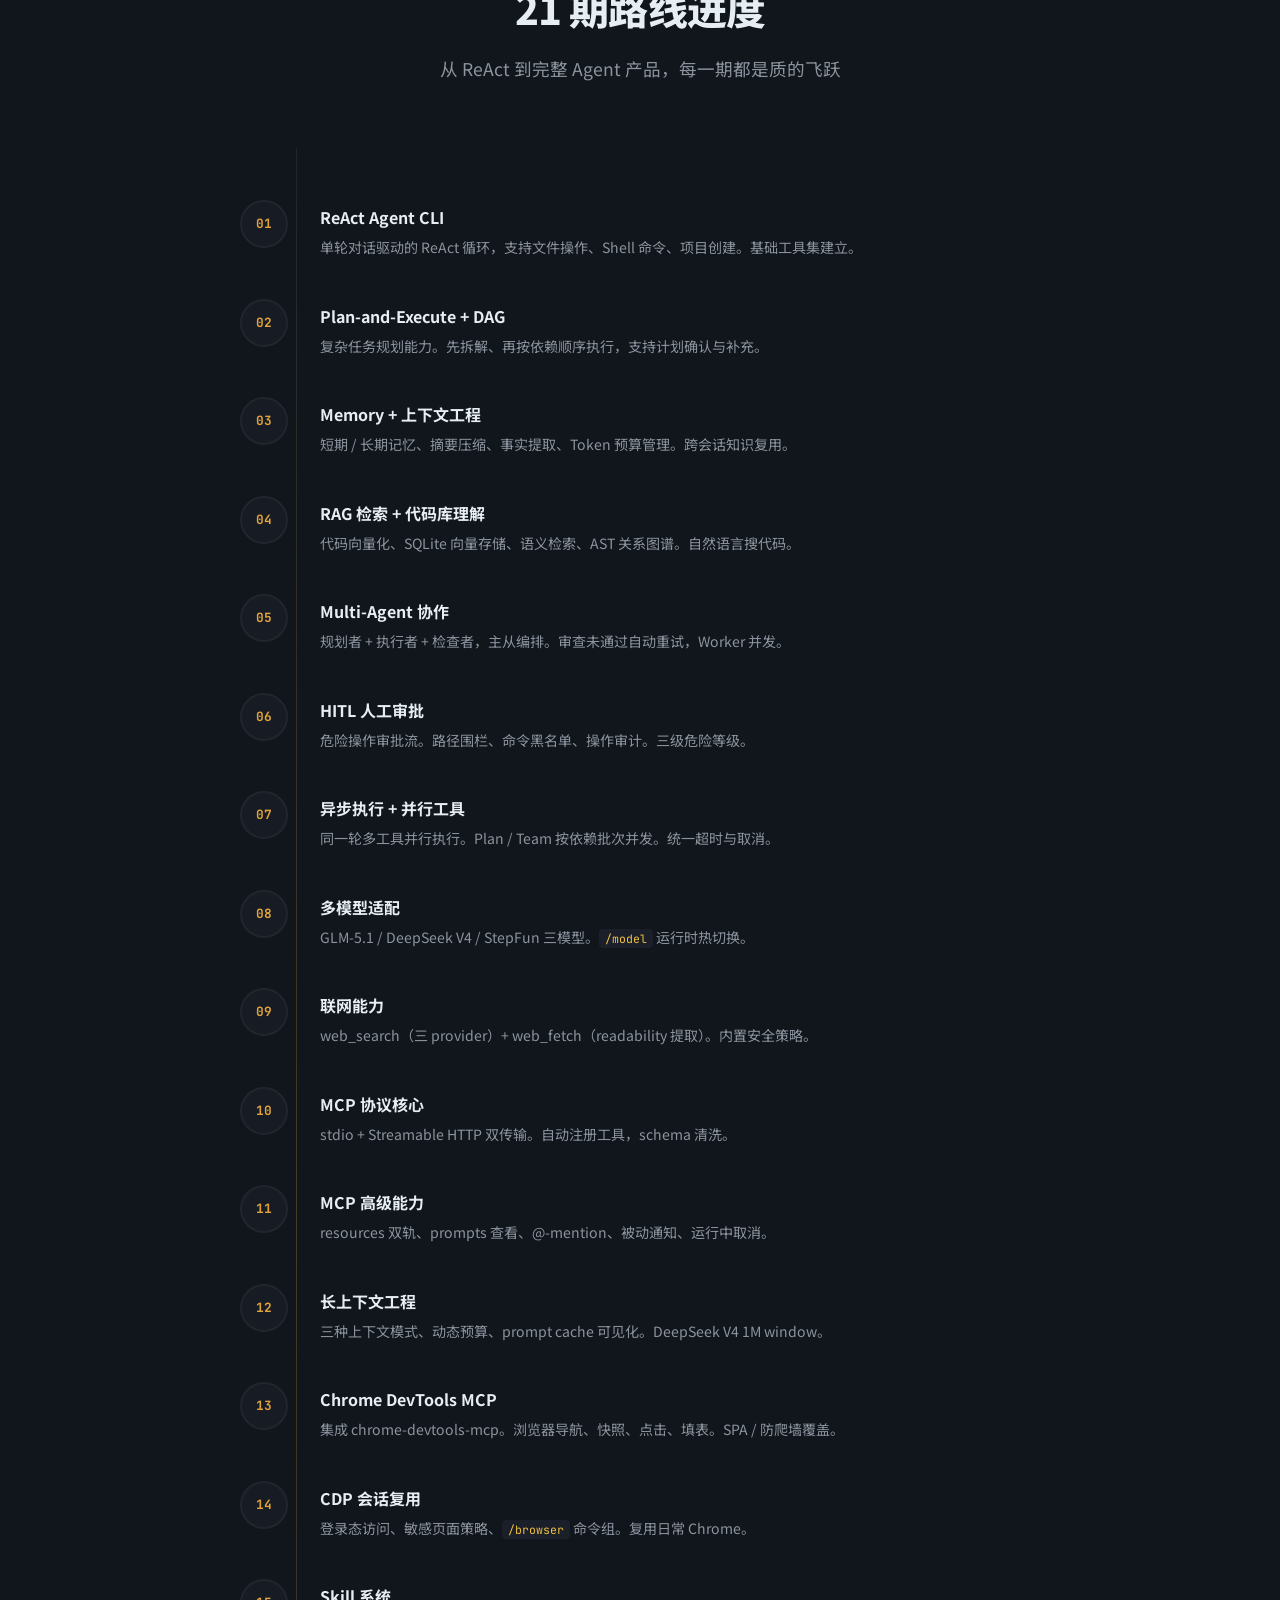
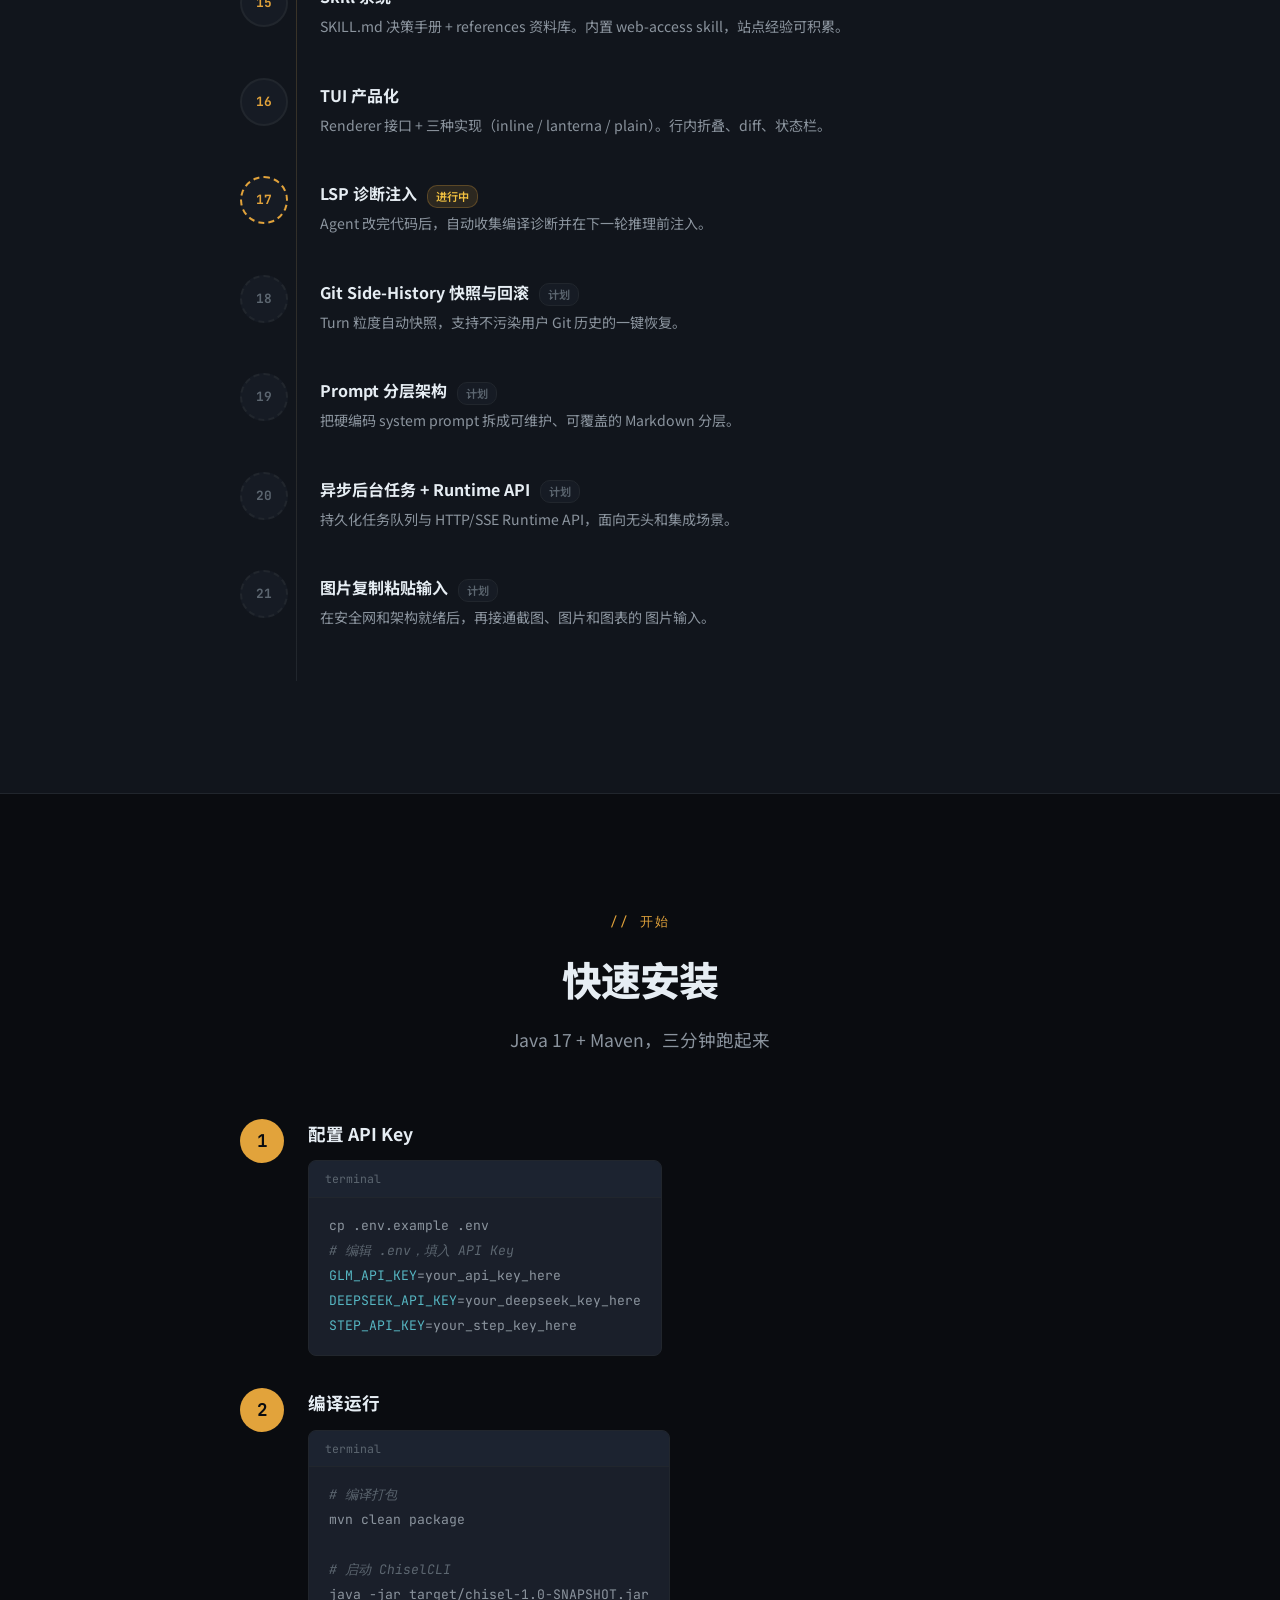
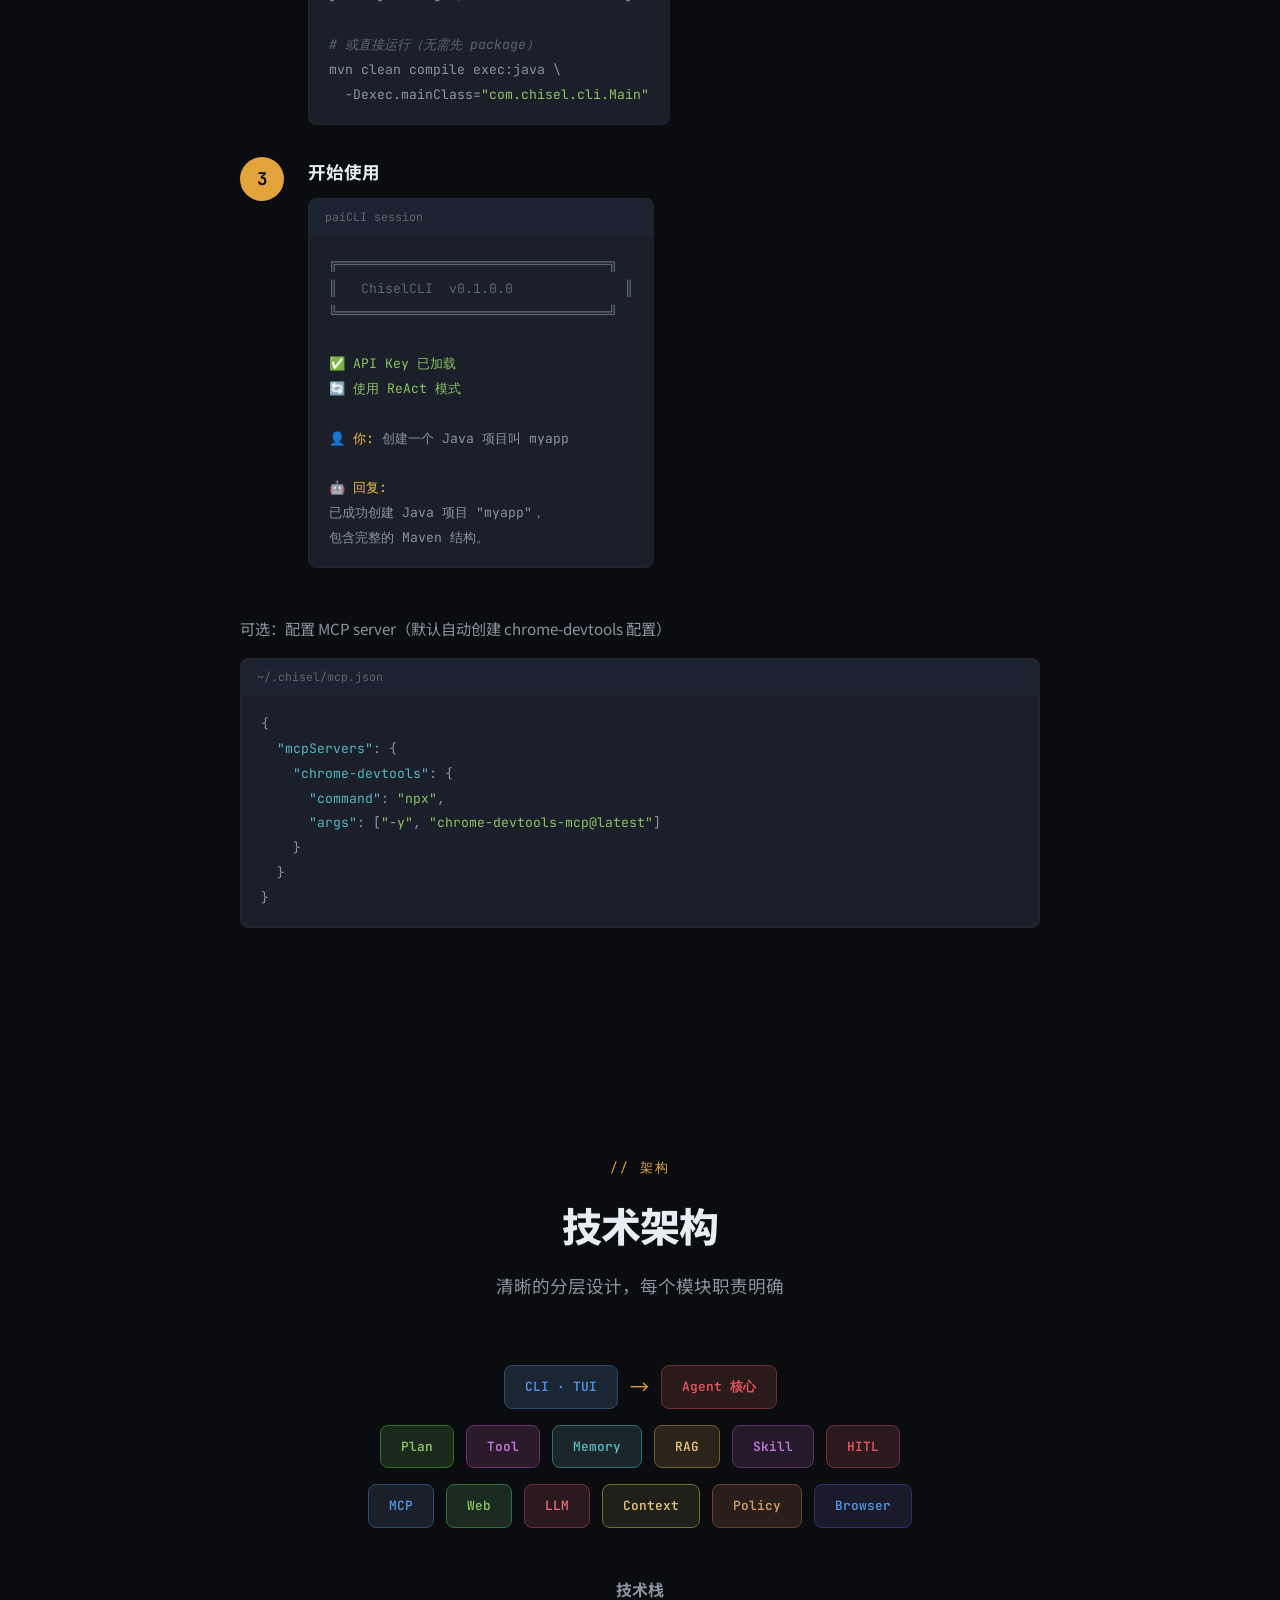
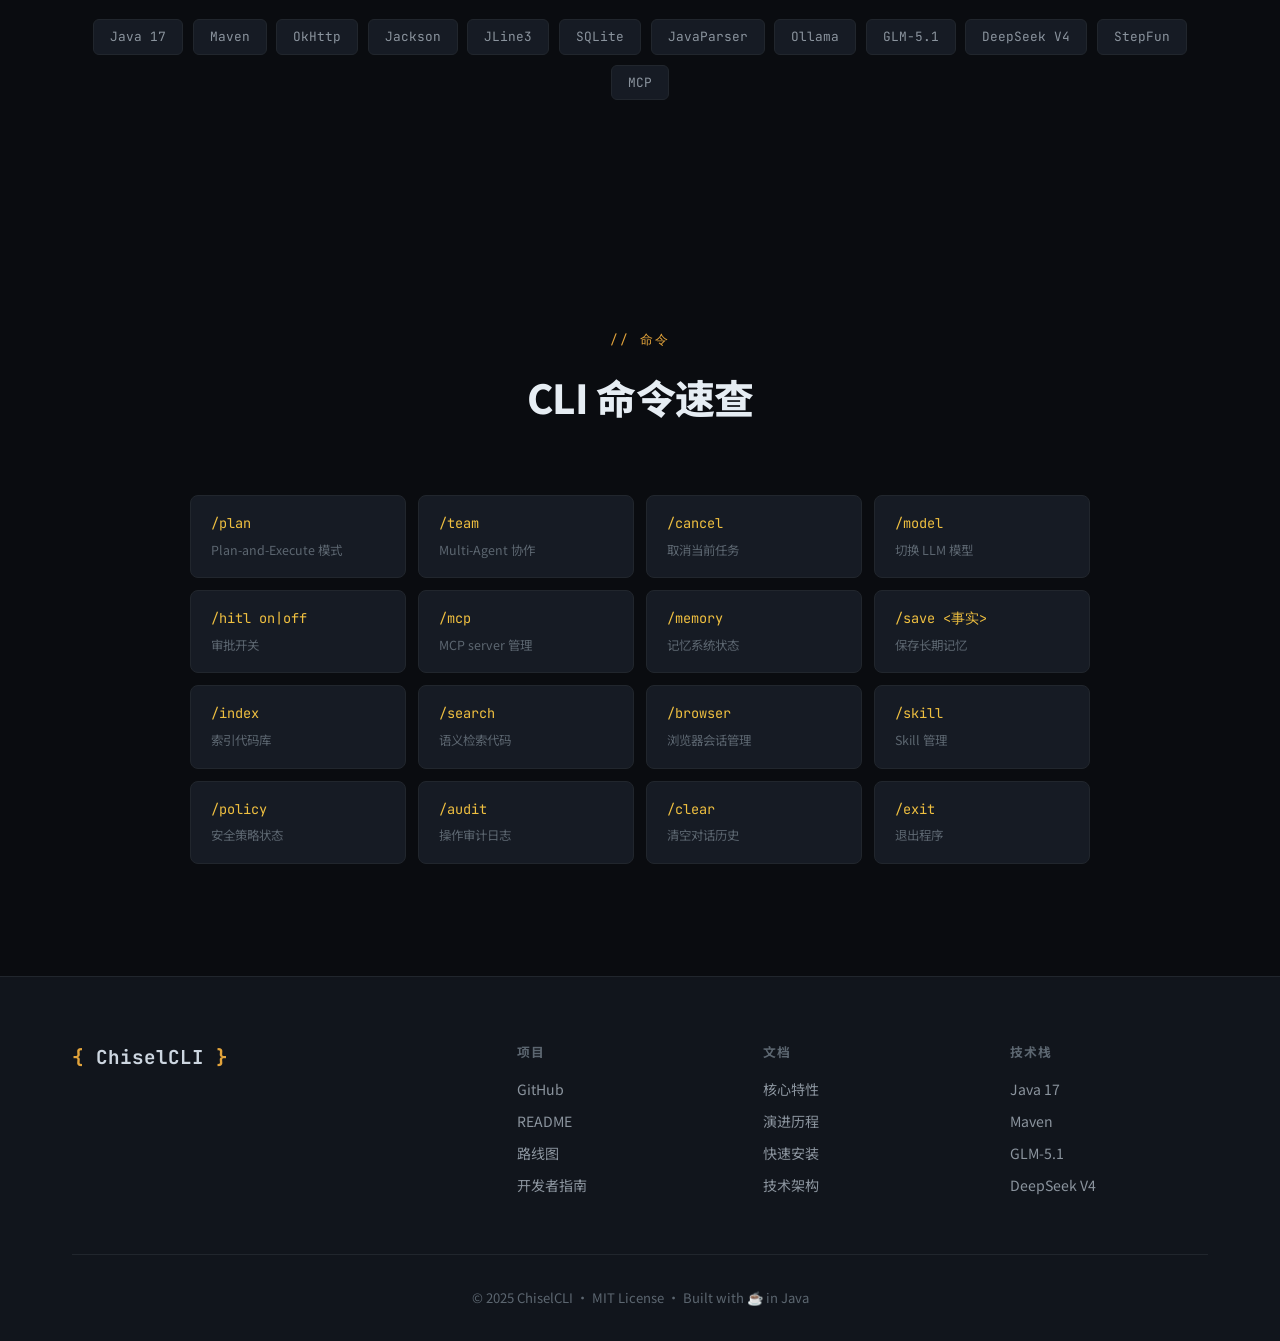
<file: docs/website/index.html>
<!DOCTYPE html>
<html lang="zh-CN">
<head>
  <meta charset="UTF-8">
  <meta name="viewport" content="width=device-width, initial-scale=1.0">
  <title>ChiselCLI · Terminal-First Agent IDE</title>
  <meta name="description" content="一个面向商业使用的 Java Agent CLI 产品，对标 Claude Code。从 ReAct 循环持续演进到完整 Agent 产品形态。">
  <link rel="preconnect" href="https://fonts.googleapis.com">
  <link rel="preconnect" href="https://fonts.gstatic.com" crossorigin>
  <link href="https://fonts.googleapis.com/css2?family=JetBrains+Mono:wght@400;500;600;700&family=Noto+Sans+SC:wght@300;400;500;700;900&display=swap" rel="stylesheet">
  <link rel="stylesheet" href="styles.css">
  <link rel="icon" href="data:image/svg+xml,<svg xmlns='http://www.w3.org/2000/svg' viewBox='0 0 100 100'><text y='.9em' font-size='90'>🅿️</text></svg>">
</head>
<body>
  <div class="noise-overlay"></div>

  <!-- Navigation -->
  <nav class="nav" id="nav">
    <div class="nav-inner">
      <a href="#" class="nav-logo">
        <span class="logo-bracket">{</span>
        <span class="logo-text">ChiselCLI</span>
        <span class="logo-bracket">}</span>
        <span class="logo-version">v0.1.0</span>
      </a>
      <div class="nav-links">
        <a href="#features">特性</a>
        <a href="#evolution">演进</a>
        <a href="#install">安装</a>
        <a href="#architecture">架构</a>
        <a href="https://github.com/itwanger/chisel" target="_blank" class="nav-gh" title="GitHub">
          <svg width="18" height="18" viewBox="0 0 16 16" fill="currentColor"><path d="M8 0C3.58 0 0 3.58 0 8c0 3.54 2.29 6.53 5.47 7.59.4.07.55-.17.55-.38 0-.19-.01-.82-.01-1.49-2.01.37-2.53-.49-2.69-.94-.09-.23-.48-.94-.82-1.13-.28-.15-.68-.52-.01-.53.63-.01 1.08.58 1.23.82.72 1.21 1.87.87 2.33.66.07-.52.28-.87.51-1.07-1.78-.2-3.64-.89-3.64-3.95 0-.87.31-1.59.82-2.15-.08-.2-.36-1.02.08-2.12 0 0 .67-.21 2.2.82.64-.18 1.32-.27 2-.27s1.36.09 2 .27c1.53-1.04 2.2-.82 2.2-.82.44 1.1.16 1.92.08 2.12.51.56.82 1.27.82 2.15 0 3.07-1.87 3.75-3.65 3.95.29.25.54.73.54 1.48 0 1.07-.01 1.93-.01 2.2 0 .21.15.46.55.38A8.01 8.01 0 0 0 16 8c0-4.42-3.58-8-8-8"/></svg>
          <span>Star</span>
        </a>
      </div>
    </div>
  </nav>

  <!-- Hero -->
  <section class="hero" id="hero">
    <div class="hero-grid">
      <div class="hero-content">
        <div class="hero-badge">
          <span class="badge-dot"></span>
          第 17 期进行中 · LSP 诊断注入
        </div>
        <h1 class="hero-title">
          <span class="title-line">一个住在终端里的</span>
          <span class="title-line title-accent">Java Agent IDE</span>
        </h1>
        <p class="hero-subtitle">
          ChiselCLI 是一款基于 Java 的开源命令行智能体，对标 Claude Code。
          从 ReAct 循环出发，已完成 <strong>16.1 期迭代</strong>，演进为支持
          多模型、多 Agent 协作、MCP 协议、浏览器自动化的完整 Agent 产品。
        </p>
        <div class="hero-actions">
          <a href="#install" class="btn btn-primary">
            <span class="btn-icon">↓</span>
            快速安装
          </a>
          <a href="https://github.com/itwanger/chisel" target="_blank" class="btn btn-secondary">
            <svg width="16" height="16" viewBox="0 0 16 16" fill="currentColor"><path d="M8 0C3.58 0 0 3.58 0 8c0 3.54 2.29 6.53 5.47 7.59.4.07.55-.17.55-.38 0-.19-.01-.82-.01-1.49-2.01.37-2.53-.49-2.69-.94-.09-.23-.48-.94-.82-1.13-.28-.15-.68-.52-.01-.53.63-.01 1.08.58 1.23.82.72 1.21 1.87.87 2.33.66.07-.52.28-.87.51-1.07-1.78-.2-3.64-.89-3.64-3.95 0-.87.31-1.59.82-2.15-.08-.2-.36-1.02.08-2.12 0 0 .67-.21 2.2.82.64-.18 1.32-.27 2-.27s1.36.09 2 .27c1.53-1.04 2.2-.82 2.2-.82.44 1.1.16 1.92.08 2.12.51.56.82 1.27.82 2.15 0 3.07-1.87 3.75-3.65 3.95.29.25.54.73.54 1.48 0 1.07-.01 1.93-.01 2.2 0 .21.15.46.55.38A8.01 8.01 0 0 0 16 8c0-4.42-3.58-8-8-8"/></svg>
            GitHub
          </a>
        </div>
        <div class="hero-stats">
          <div class="stat">
            <span class="stat-number">17</span>
            <span class="stat-label">迭代期数</span>
          </div>
          <div class="stat">
            <span class="stat-number">3+</span>
            <span class="stat-label">LLM 模型</span>
          </div>
          <div class="stat">
            <span class="stat-number">60+</span>
            <span class="stat-label">MCP 工具</span>
          </div>
          <div class="stat">
            <span class="stat-number">v0.1.0</span>
            <span class="stat-label">最新版本</span>
          </div>
        </div>
      </div>
      <div class="hero-terminal">
        <div class="terminal-window">
          <div class="terminal-header">
            <span class="terminal-dot dot-red"></span>
            <span class="terminal-dot dot-yellow"></span>
            <span class="terminal-dot dot-green"></span>
            <span class="terminal-title">paiCLI — zsh</span>
          </div>
          <div class="terminal-body">
            <div class="terminal-line"><span class="t-prompt">$</span> java -jar chisel.jar</div>
            <div class="terminal-line t-dim">╔══════════════════════════════════╗</div>
            <div class="terminal-line t-dim">║   <span class="t-accent">██████╗  █████╗ ██╗ ██████╗██╗</span> ║</div>
            <div class="terminal-line t-dim">║   <span class="t-accent">██╔══██╗██╔══██╗██║██╔════╝██║</span> ║</div>
            <div class="terminal-line t-dim">║   <span class="t-accent">██████╔╝███████║██║██║     ██║</span> ║</div>
            <div class="terminal-line t-dim">║   <span class="t-accent">██╔═══╝ ██╔══██║██║██║     ██║</span> ║</div>
            <div class="terminal-line t-dim">║   <span class="t-accent">██║     ██║  ██║██║╚██████╗██║</span> ║</div>
            <div class="terminal-line t-dim">╚══════════════════════════════════╝</div>
            <div class="terminal-line t-green">✅ API Key 已加载</div>
            <div class="terminal-line t-green">🔄 使用 ReAct 模式</div>
            <div class="terminal-line"><span class="t-prompt">👤 你:</span> <span class="t-cursor">▊</span></div>
          </div>
        </div>
      </div>
    </div>
  </section>

  <!-- What is ChiselCLI -->
  <section class="section section-about" id="about">
    <div class="container">
      <div class="section-header">
        <span class="section-label">// 关于</span>
        <h2>什么是 ChiselCLI？</h2>
      </div>
      <div class="about-grid">
        <div class="about-card">
          <div class="about-icon">🎯</div>
          <h3>对标 Claude Code</h3>
          <p>以 Claude Code 为产品标杆，打造 Java 生态下最强大的终端 Agent。从第 1 期 ReAct 单代理循环，一路演进到第 16 期 TUI 产品化。</p>
        </div>
        <div class="about-card">
          <div class="about-icon">☕</div>
          <h3>纯 Java 实现</h3>
          <p>基于 Java 17 + Maven 构建，零外部运行时依赖。OkHttp 做 HTTP 通信，Jackson 序列化，JLine3 做终端交互，SQLite 持久化。</p>
        </div>
        <div class="about-card">
          <div class="about-icon">🧠</div>
          <h3>多模型支持</h3>
          <p>内置 GLM-5.1（200K）、DeepSeek V4（1M）、StepFun（256K）三个 LLM 客户端，<code>/model</code> 命令运行时热切换。</p>
        </div>
        <div class="about-card">
          <div class="about-icon">🛡️</div>
          <h3>安全可审计</h3>
          <p>HITL 人工审批 + 路径围栏 + 命令黑名单 + 操作审计。不是沙箱，但提供生产可用的安全模型。</p>
        </div>
      </div>
    </div>
  </section>

  <!-- Features -->
  <section class="section section-features" id="features">
    <div class="container">
      <div class="section-header">
        <span class="section-label">// 能力</span>
        <h2>核心特性</h2>
        <p class="section-desc">16.1 期已完成，21 期路线持续扩展 Agent 产品能力矩阵</p>
      </div>
      <div class="features-grid">
        <div class="feature-card">
          <div class="feature-number">01</div>
          <h3>ReAct 循环</h3>
          <p>思考 → 行动 → 观察，支持流式推理展示、工具调用、对话历史管理、长上下文自动压缩。</p>
          <div class="feature-tags">
            <span>流式输出</span><span>工具调用</span><span>上下文压缩</span>
          </div>
        </div>
        <div class="feature-card">
          <div class="feature-number">02</div>
          <h3>Plan & Execute</h3>
          <p>复杂任务先规划再执行，DAG 依赖拓扑排序，并行批次推进，支持用户审阅与补充。</p>
          <div class="feature-tags">
            <span>DAG</span><span>并行执行</span><span>人工审阅</span>
          </div>
        </div>
        <div class="feature-card">
          <div class="feature-number">03</div>
          <h3>Multi-Agent 协作</h3>
          <p>规划者 + 执行者 + 检查者，主从架构编排，审查不过自动重试，Worker 并发执行。</p>
          <div class="feature-tags">
            <span>编排器</span><span>角色分工</span><span>质量审查</span>
          </div>
        </div>
        <div class="feature-card">
          <div class="feature-number">04</div>
          <h3>Memory 系统</h3>
          <p>短期记忆 + 长期记忆 + 摘要压缩 + 事实提取。跨会话复用稳定知识，智能检索相关上下文。</p>
          <div class="feature-tags">
            <span>长期记忆</span><span>摘要压缩</span><span>事实提取</span>
          </div>
        </div>
        <div class="feature-card">
          <div class="feature-number">05</div>
          <h3>RAG 检索</h3>
          <p>代码向量化 + SQLite 向量存储 + 语义检索 + AST 关系图谱。自然语言搜代码，理解代码结构。</p>
          <div class="feature-tags">
            <span>Embedding</span><span>语义搜索</span><span>代码图谱</span>
          </div>
        </div>
        <div class="feature-card">
          <div class="feature-number">06</div>
          <h3>HITL 审批</h3>
          <p>危险操作（写文件 / 执行命令 / 创建项目）人工审批。单字符交互：批准 / 放行 / 拒绝 / 跳过 / 改参。</p>
          <div class="feature-tags">
            <span>安全审批</span><span>路径围栏</span><span>操作审计</span>
          </div>
        </div>
        <div class="feature-card">
          <div class="feature-number">07</div>
          <h3>MCP 协议</h3>
          <p>支持 stdio 子进程 + Streamable HTTP 双传输。自动注册 60+ MCP 工具，resources 双轨与 @-mention。</p>
          <div class="feature-tags">
            <span>stdio</span><span>Streamable HTTP</span><span>resources</span>
          </div>
        </div>
        <div class="feature-card">
          <div class="feature-number">08</div>
          <h3>Chrome DevTools</h3>
          <p>集成 chrome-devtools-mcp，支持导航 / 快照 / 点击 / 填表 / 脚本执行。CDP 会话复用，登录态访问。</p>
          <div class="feature-tags">
            <span>浏览器自动化</span><span>登录态复用</span><span>SPA 渲染</span>
          </div>
        </div>
        <div class="feature-card">
          <div class="feature-number">09</div>
          <h3>联网能力</h3>
          <p>web_search（智谱 / SerpAPI / SearXNG）+ web_fetch（readability 提取 → Markdown）。安全策略内置。</p>
          <div class="feature-tags">
            <span>联网搜索</span><span>网页抓取</span><span>安全策略</span>
          </div>
        </div>
        <div class="feature-card">
          <div class="feature-number">10</div>
          <h3>TUI 产品化</h3>
          <p>三种 Renderer：inline 流式（默认）/ lanterna 全屏 / plain 兜底。行内折叠、diff、状态栏。</p>
          <div class="feature-tags">
            <span>inline TUI</span><span>lanterna</span><span>行内 diff</span>
          </div>
        </div>
        <div class="feature-card">
          <div class="feature-number">11</div>
          <h3>Skill 系统</h3>
          <p>从硬编码提示词中抽出可复用单元。SKILL.md 决策手册 + references 资料库 + 内置 web-access skill。</p>
          <div class="feature-tags">
            <span>可复用</span><span>三层加载</span><span>站点经验</span>
          </div>
        </div>
        <div class="feature-card">
          <div class="feature-number">12</div>
          <h3>长上下文工程</h3>
          <p>short / balanced / long 三种模式，自适应 RAG topK、MCP 索引注入。1M token window 支持。</p>
          <div class="feature-tags">
            <span>1M context</span><span>自适应</span><span>prompt cache</span>
          </div>
        </div>
      </div>
    </div>
  </section>

  <!-- Evolution -->
  <section class="section section-evolution" id="evolution">
    <div class="container">
      <div class="section-header">
        <span class="section-label">// 演进</span>
        <h2>21 期路线进度</h2>
        <p class="section-desc">从 ReAct 到完整 Agent 产品，每一期都是质的飞跃</p>
      </div>
      <div class="timeline">
        <div class="timeline-line"></div>
        <div class="timeline-items">
          <div class="tl-item">
            <div class="tl-marker"><span>01</span></div>
            <div class="tl-content">
              <h4>ReAct Agent CLI</h4>
              <p>单轮对话驱动的 ReAct 循环，支持文件操作、Shell 命令、项目创建。基础工具集建立。</p>
            </div>
          </div>
          <div class="tl-item">
            <div class="tl-marker"><span>02</span></div>
            <div class="tl-content">
              <h4>Plan-and-Execute + DAG</h4>
              <p>复杂任务规划能力。先拆解、再按依赖顺序执行，支持计划确认与补充。</p>
            </div>
          </div>
          <div class="tl-item">
            <div class="tl-marker"><span>03</span></div>
            <div class="tl-content">
              <h4>Memory + 上下文工程</h4>
              <p>短期 / 长期记忆、摘要压缩、事实提取、Token 预算管理。跨会话知识复用。</p>
            </div>
          </div>
          <div class="tl-item">
            <div class="tl-marker"><span>04</span></div>
            <div class="tl-content">
              <h4>RAG 检索 + 代码库理解</h4>
              <p>代码向量化、SQLite 向量存储、语义检索、AST 关系图谱。自然语言搜代码。</p>
            </div>
          </div>
          <div class="tl-item">
            <div class="tl-marker"><span>05</span></div>
            <div class="tl-content">
              <h4>Multi-Agent 协作</h4>
              <p>规划者 + 执行者 + 检查者，主从编排。审查未通过自动重试，Worker 并发。</p>
            </div>
          </div>
          <div class="tl-item">
            <div class="tl-marker"><span>06</span></div>
            <div class="tl-content">
              <h4>HITL 人工审批</h4>
              <p>危险操作审批流。路径围栏、命令黑名单、操作审计。三级危险等级。</p>
            </div>
          </div>
          <div class="tl-item">
            <div class="tl-marker"><span>07</span></div>
            <div class="tl-content">
              <h4>异步执行 + 并行工具</h4>
              <p>同一轮多工具并行执行。Plan / Team 按依赖批次并发。统一超时与取消。</p>
            </div>
          </div>
          <div class="tl-item">
            <div class="tl-marker"><span>08</span></div>
            <div class="tl-content">
              <h4>多模型适配</h4>
              <p>GLM-5.1 / DeepSeek V4 / StepFun 三模型。<code>/model</code> 运行时热切换。</p>
            </div>
          </div>
          <div class="tl-item">
            <div class="tl-marker"><span>09</span></div>
            <div class="tl-content">
              <h4>联网能力</h4>
              <p>web_search（三 provider）+ web_fetch（readability 提取）。内置安全策略。</p>
            </div>
          </div>
          <div class="tl-item">
            <div class="tl-marker"><span>10</span></div>
            <div class="tl-content">
              <h4>MCP 协议核心</h4>
              <p>stdio + Streamable HTTP 双传输。自动注册工具，schema 清洗。</p>
            </div>
          </div>
          <div class="tl-item">
            <div class="tl-marker"><span>11</span></div>
            <div class="tl-content">
              <h4>MCP 高级能力</h4>
              <p>resources 双轨、prompts 查看、@-mention、被动通知、运行中取消。</p>
            </div>
          </div>
          <div class="tl-item">
            <div class="tl-marker"><span>12</span></div>
            <div class="tl-content">
              <h4>长上下文工程</h4>
              <p>三种上下文模式、动态预算、prompt cache 可见化。DeepSeek V4 1M window。</p>
            </div>
          </div>
          <div class="tl-item">
            <div class="tl-marker"><span>13</span></div>
            <div class="tl-content">
              <h4>Chrome DevTools MCP</h4>
              <p>集成 chrome-devtools-mcp。浏览器导航、快照、点击、填表。SPA / 防爬墙覆盖。</p>
            </div>
          </div>
          <div class="tl-item">
            <div class="tl-marker"><span>14</span></div>
            <div class="tl-content">
              <h4>CDP 会话复用</h4>
              <p>登录态访问、敏感页面策略、<code>/browser</code> 命令组。复用日常 Chrome。</p>
            </div>
          </div>
          <div class="tl-item">
            <div class="tl-marker"><span>15</span></div>
            <div class="tl-content">
              <h4>Skill 系统</h4>
              <p>SKILL.md 决策手册 + references 资料库。内置 web-access skill，站点经验可积累。</p>
            </div>
          </div>
          <div class="tl-item">
            <div class="tl-marker"><span>16</span></div>
            <div class="tl-content">
              <h4>TUI 产品化</h4>
              <p>Renderer 接口 + 三种实现（inline / lanterna / plain）。行内折叠、diff、状态栏。</p>
            </div>
          </div>
          <div class="tl-item tl-item-next">
            <div class="tl-marker tl-marker-next"><span>17</span></div>
            <div class="tl-content">
              <h4>LSP 诊断注入 <span class="tl-badge">进行中</span></h4>
              <p>Agent 改完代码后，自动收集编译诊断并在下一轮推理前注入。</p>
            </div>
          </div>
          <div class="tl-item tl-item-planned">
            <div class="tl-marker tl-marker-planned"><span>18</span></div>
            <div class="tl-content">
              <h4>Git Side-History 快照与回滚 <span class="tl-badge tl-badge-planned">计划</span></h4>
              <p>Turn 粒度自动快照，支持不污染用户 Git 历史的一键恢复。</p>
            </div>
          </div>
          <div class="tl-item tl-item-planned">
            <div class="tl-marker tl-marker-planned"><span>19</span></div>
            <div class="tl-content">
              <h4>Prompt 分层架构 <span class="tl-badge tl-badge-planned">计划</span></h4>
              <p>把硬编码 system prompt 拆成可维护、可覆盖的 Markdown 分层。</p>
            </div>
          </div>
          <div class="tl-item tl-item-planned">
            <div class="tl-marker tl-marker-planned"><span>20</span></div>
            <div class="tl-content">
              <h4>异步后台任务 + Runtime API <span class="tl-badge tl-badge-planned">计划</span></h4>
              <p>持久化任务队列与 HTTP/SSE Runtime API，面向无头和集成场景。</p>
            </div>
          </div>
          <div class="tl-item tl-item-planned">
            <div class="tl-marker tl-marker-planned"><span>21</span></div>
            <div class="tl-content">
              <h4>图片复制粘贴输入 <span class="tl-badge tl-badge-planned">计划</span></h4>
              <p>在安全网和架构就绪后，再接通截图、图片和图表的 图片输入。</p>
            </div>
          </div>
        </div>
      </div>
    </div>
  </section>

  <!-- Install -->
  <section class="section section-install" id="install">
    <div class="container">
      <div class="section-header">
        <span class="section-label">// 开始</span>
        <h2>快速安装</h2>
        <p class="section-desc">Java 17 + Maven，三分钟跑起来</p>
      </div>
      <div class="install-steps">
        <div class="install-step">
          <div class="step-number">1</div>
          <div class="step-content">
            <h4>配置 API Key</h4>
            <div class="code-block">
              <div class="code-header"><span>terminal</span></div>
              <pre><code>cp .env.example .env
<span class="c-comment"># 编辑 .env，填入 API Key</span>
<span class="c-key">GLM_API_KEY</span>=your_api_key_here
<span class="c-key">DEEPSEEK_API_KEY</span>=your_deepseek_key_here
<span class="c-key">STEP_API_KEY</span>=your_step_key_here</code></pre>
            </div>
          </div>
        </div>
        <div class="install-step">
          <div class="step-number">2</div>
          <div class="step-content">
            <h4>编译运行</h4>
            <div class="code-block">
              <div class="code-header"><span>terminal</span></div>
              <pre><code><span class="c-comment"># 编译打包</span>
mvn clean package

<span class="c-comment"># 启动 ChiselCLI</span>
java -jar target/chisel-1.0-SNAPSHOT.jar

<span class="c-comment"># 或直接运行（无需先 package）</span>
mvn clean compile exec:java \
  -Dexec.mainClass=<span class="c-string">"com.chisel.cli.Main"</span></code></pre>
            </div>
          </div>
        </div>
        <div class="install-step">
          <div class="step-number">3</div>
          <div class="step-content">
            <h4>开始使用</h4>
            <div class="code-block">
              <div class="code-header"><span>paiCLI session</span></div>
              <pre><code><span class="c-dim">╔══════════════════════════════════╗
║   ChiselCLI  v0.1.0.0              ║
╚══════════════════════════════════╝</span>

✅ <span class="c-green">API Key 已加载</span>
🔄 <span class="c-green">使用 ReAct 模式</span>

<span class="c-prompt">👤 你:</span> 创建一个 Java 项目叫 myapp

<span class="c-prompt">🤖 回复:</span>
已成功创建 Java 项目 "myapp"，
包含完整的 Maven 结构。</code></pre>
            </div>
          </div>
        </div>
      </div>
      <div class="install-extra">
        <p>可选：配置 MCP server（默认自动创建 chrome-devtools 配置）</p>
        <div class="code-block">
          <div class="code-header"><span>~/.chisel/mcp.json</span></div>
          <pre><code>{
  <span class="c-key">"mcpServers"</span>: {
    <span class="c-key">"chrome-devtools"</span>: {
      <span class="c-key">"command"</span>: <span class="c-string">"npx"</span>,
      <span class="c-key">"args"</span>: [<span class="c-string">"-y"</span>, <span class="c-string">"chrome-devtools-mcp@latest"</span>]
    }
  }
}</code></pre>
        </div>
      </div>
    </div>
  </section>

  <!-- Architecture -->
  <section class="section section-arch" id="architecture">
    <div class="container">
      <div class="section-header">
        <span class="section-label">// 架构</span>
        <h2>技术架构</h2>
        <p class="section-desc">清晰的分层设计，每个模块职责明确</p>
      </div>
      <div class="arch-diagram">
        <div class="arch-layer arch-layer-top">
          <div class="arch-box arch-cli">CLI · TUI</div>
          <div class="arch-arrow">→</div>
          <div class="arch-box arch-agent">Agent 核心</div>
        </div>
        <div class="arch-layer arch-layer-mid">
          <div class="arch-box arch-plan">Plan</div>
          <div class="arch-box arch-tool">Tool</div>
          <div class="arch-box arch-memory">Memory</div>
          <div class="arch-box arch-rag">RAG</div>
          <div class="arch-box arch-skill">Skill</div>
          <div class="arch-box arch-hitl">HITL</div>
        </div>
        <div class="arch-layer arch-layer-bot">
          <div class="arch-box arch-mcp">MCP</div>
          <div class="arch-box arch-web">Web</div>
          <div class="arch-box arch-llm">LLM</div>
          <div class="arch-box arch-context">Context</div>
          <div class="arch-box arch-policy">Policy</div>
          <div class="arch-box arch-browser">Browser</div>
        </div>
      </div>
      <div class="tech-stack">
        <h4>技术栈</h4>
        <div class="tech-tags">
          <span>Java 17</span><span>Maven</span><span>OkHttp</span><span>Jackson</span>
          <span>JLine3</span><span>SQLite</span><span>JavaParser</span><span>Ollama</span>
          <span>GLM-5.1</span><span>DeepSeek V4</span><span>StepFun</span><span>MCP</span>
        </div>
      </div>
    </div>
  </section>

  <!-- Commands Reference -->
  <section class="section section-commands" id="commands">
    <div class="container">
      <div class="section-header">
        <span class="section-label">// 命令</span>
        <h2>CLI 命令速查</h2>
      </div>
      <div class="commands-grid">
        <div class="cmd-card">
          <code>/plan</code>
          <span>Plan-and-Execute 模式</span>
        </div>
        <div class="cmd-card">
          <code>/team</code>
          <span>Multi-Agent 协作</span>
        </div>
        <div class="cmd-card">
          <code>/cancel</code>
          <span>取消当前任务</span>
        </div>
        <div class="cmd-card">
          <code>/model</code>
          <span>切换 LLM 模型</span>
        </div>
        <div class="cmd-card">
          <code>/hitl on|off</code>
          <span>审批开关</span>
        </div>
        <div class="cmd-card">
          <code>/mcp</code>
          <span>MCP server 管理</span>
        </div>
        <div class="cmd-card">
          <code>/memory</code>
          <span>记忆系统状态</span>
        </div>
        <div class="cmd-card">
          <code>/save &lt;事实&gt;</code>
          <span>保存长期记忆</span>
        </div>
        <div class="cmd-card">
          <code>/index</code>
          <span>索引代码库</span>
        </div>
        <div class="cmd-card">
          <code>/search</code>
          <span>语义检索代码</span>
        </div>
        <div class="cmd-card">
          <code>/browser</code>
          <span>浏览器会话管理</span>
        </div>
        <div class="cmd-card">
          <code>/skill</code>
          <span>Skill 管理</span>
        </div>
        <div class="cmd-card">
          <code>/policy</code>
          <span>安全策略状态</span>
        </div>
        <div class="cmd-card">
          <code>/audit</code>
          <span>操作审计日志</span>
        </div>
        <div class="cmd-card">
          <code>/clear</code>
          <span>清空对话历史</span>
        </div>
        <div class="cmd-card">
          <code>/exit</code>
          <span>退出程序</span>
        </div>
      </div>
    </div>
  </section>

  <!-- Footer -->
  <footer class="footer">
    <div class="container">
      <div class="footer-grid">
        <div class="footer-brand">
          <div class="footer-logo">
            <span class="logo-bracket">{</span>
            <span>ChiselCLI</span>
            <span class="logo-bracket">}</span>
          </div>
        </div>
        <div class="footer-links">
          <h5>项目</h5>
          <a href="https://github.com/itwanger/chisel" target="_blank">GitHub</a>
          <a href="https://github.com/itwanger/chisel/blob/main/README.md" target="_blank">README</a>
          <a href="https://github.com/itwanger/chisel/blob/main/ROADMAP.md" target="_blank">路线图</a>
          <a href="https://github.com/itwanger/chisel/blob/main/AGENTS.md" target="_blank">开发者指南</a>
        </div>
        <div class="footer-links">
          <h5>文档</h5>
          <a href="#features">核心特性</a>
          <a href="#evolution">演进历程</a>
          <a href="#install">快速安装</a>
          <a href="#architecture">技术架构</a>
        </div>
        <div class="footer-links">
          <h5>技术栈</h5>
          <span>Java 17</span>
          <span>Maven</span>
          <span>GLM-5.1</span>
          <span>DeepSeek V4</span>
        </div>
      </div>
      <div class="footer-bottom">
        <p>&copy; 2025 ChiselCLI · MIT License · Built with ☕ in Java</p>
      </div>
    </div>
  </footer>

  <script src="script.js"></script>
</body>
</html>
</file>
<file: docs/website/styles.css>
/* ═══════════════════════════════════════════════════════
   ChiselCLI · Terminal-First Agent IDE — 官方网站样式
   Design: 终端暗色主题 + 琥珀金强调 + 代码美学
   ═══════════════════════════════════════════════════════ */

/* ── CSS Variables ─────────────────────────────── */
:root {
  --bg-primary: #0a0c10;
  --bg-secondary: #11151c;
  --bg-card: #161b24;
  --bg-code: #1a1f2a;
  --bg-terminal: #0d1117;
  --bg-nav: rgba(10, 12, 16, 0.92);

  --border: #21262d;
  --border-hover: #30363d;

  --text-primary: #cdd6e0;
  --text-secondary: #8b949e;
  --text-muted: #5c6670;

  --accent: #e2a33b;
  --accent-soft: #e2a33b22;
  --accent-glow: #e2a33b44;
  --accent-text: #f0c040;

  --blue: #5294e2;
  --green: #8cc265;
  --green-dim: #8cc26588;
  --red: #e55561;
  --yellow: #e5c07b;
  --purple: #c678dd;
  --cyan: #56b6c2;

  --font-mono: 'JetBrains Mono', 'Fira Code', 'Cascadia Code', monospace;
  --font-sans: 'Noto Sans SC', -apple-system, BlinkMacSystemFont, 'Segoe UI', sans-serif;

  --radius: 8px;
  --radius-lg: 16px;
  --transition: 0.25s cubic-bezier(0.4, 0, 0.2, 1);
  --transition-slow: 0.5s cubic-bezier(0.4, 0, 0.2, 1);

  --max-width: 1200px;
  --nav-height: 64px;
}

/* ── Reset & Base ──────────────────────────────── */
*, *::before, *::after {
  box-sizing: border-box;
  margin: 0;
  padding: 0;
}

html {
  scroll-behavior: smooth;
  scroll-padding-top: var(--nav-height);
}

body {
  font-family: var(--font-sans);
  background: var(--bg-primary);
  color: var(--text-primary);
  line-height: 1.7;
  -webkit-font-smoothing: antialiased;
  -moz-osx-font-smoothing: grayscale;
  overflow-x: hidden;
}

a {
  color: var(--blue);
  text-decoration: none;
  transition: color var(--transition);
}
a:hover { color: var(--accent-text); }

code {
  font-family: var(--font-mono);
  font-size: 0.9em;
  background: var(--bg-code);
  padding: 2px 6px;
  border-radius: 4px;
  color: var(--accent-text);
}

strong { color: #e6edf3; font-weight: 600; }

img { max-width: 100%; }

/* ── Noise Overlay ─────────────────────────────── */
.noise-overlay {
  position: fixed;
  top: 0; left: 0; right: 0; bottom: 0;
  opacity: 0.025;
  pointer-events: none;
  z-index: 9999;
  background-image: url("data:image/svg+xml,%3Csvg viewBox='0 0 256 256' xmlns='http://www.w3.org/2000/svg'%3E%3Cfilter id='noise'%3E%3CfeTurbulence type='fractalNoise' baseFrequency='0.9' numOctaves='4' stitchTiles='stitch'/%3E%3C/filter%3E%3Crect width='100%25' height='100%25' filter='url(%23noise)'/%3E%3C/svg%3E");
  background-size: 256px 256px;
}

/* ── Container ─────────────────────────────────── */
.container {
  max-width: var(--max-width);
  margin: 0 auto;
  padding: 0 2rem;
}

/* ── Section Header ────────────────────────────── */
.section {
  padding: 7rem 0;
  position: relative;
}

.section-header {
  text-align: center;
  margin-bottom: 4rem;
}

.section-label {
  display: inline-block;
  font-family: var(--font-mono);
  font-size: 0.8rem;
  color: var(--accent);
  text-transform: uppercase;
  letter-spacing: 0.15em;
  margin-bottom: 0.75rem;
}

.section-header h2 {
  font-size: 2.5rem;
  font-weight: 800;
  letter-spacing: -0.02em;
  color: #e6edf3;
}

.section-desc {
  margin-top: 0.75rem;
  color: var(--text-secondary);
  font-size: 1.1rem;
}

/* ── Navigation ────────────────────────────────── */
.nav {
  position: fixed;
  top: 0; left: 0; right: 0;
  height: var(--nav-height);
  background: var(--bg-nav);
  backdrop-filter: blur(16px);
  -webkit-backdrop-filter: blur(16px);
  border-bottom: 1px solid var(--border);
  z-index: 1000;
  transition: background var(--transition), border var(--transition);
}

.nav.scrolled {
  background: rgba(10, 12, 16, 0.97);
  border-bottom-color: var(--border-hover);
}

.nav-inner {
  max-width: var(--max-width);
  margin: 0 auto;
  padding: 0 2rem;
  height: 100%;
  display: flex;
  align-items: center;
  justify-content: space-between;
}

.nav-logo {
  display: flex;
  align-items: center;
  gap: 2px;
  font-family: var(--font-mono);
  font-size: 1.1rem;
  font-weight: 700;
  color: var(--text-primary);
  text-decoration: none;
}

.logo-bracket { color: var(--accent); }
.logo-text { color: var(--text-primary); }
.logo-version {
  font-size: 0.7rem;
  color: var(--text-muted);
  margin-left: 6px;
  padding: 2px 6px;
  background: var(--bg-card);
  border-radius: 4px;
  border: 1px solid var(--border);
}

.nav-links {
  display: flex;
  align-items: center;
  gap: 1.5rem;
}

.nav-links a {
  font-size: 0.9rem;
  color: var(--text-secondary);
  transition: color var(--transition);
}
.nav-links a:hover { color: var(--text-primary); }

.nav-gh {
  display: flex;
  align-items: center;
  gap: 0.4rem;
  padding: 6px 14px;
  background: var(--bg-card);
  border: 1px solid var(--border);
  border-radius: 6px;
  font-size: 0.85rem;
  color: var(--text-secondary) !important;
  transition: all var(--transition);
}
.nav-gh:hover {
  border-color: var(--border-hover);
  color: var(--text-primary) !important;
}

/* ── Hero ──────────────────────────────────────── */
.hero {
  min-height: 100vh;
  display: flex;
  align-items: center;
  padding: calc(var(--nav-height) + 4rem) 2rem 4rem;
  position: relative;
  overflow: hidden;
}

.hero::before {
  content: '';
  position: absolute;
  top: -50%;
  right: -20%;
  width: 800px;
  height: 800px;
  background: radial-gradient(circle, var(--accent-soft) 0%, transparent 70%);
  pointer-events: none;
}

.hero-grid {
  max-width: var(--max-width);
  margin: 0 auto;
  display: grid;
  grid-template-columns: 1fr 1fr;
  gap: 4rem;
  align-items: center;
  width: 100%;
}

.hero-content {
  position: relative;
  z-index: 1;
}

.hero-badge {
  display: inline-flex;
  align-items: center;
  gap: 0.5rem;
  font-size: 0.85rem;
  color: var(--accent-text);
  background: var(--accent-soft);
  border: 1px solid var(--accent-glow);
  padding: 6px 16px;
  border-radius: 20px;
  margin-bottom: 1.5rem;
  font-family: var(--font-mono);
  font-size: 0.8rem;
}

.badge-dot {
  width: 8px;
  height: 8px;
  background: var(--accent);
  border-radius: 50%;
  animation: pulse-dot 2s ease-in-out infinite;
}

@keyframes pulse-dot {
  0%, 100% { opacity: 1; box-shadow: 0 0 0 0 var(--accent-glow); }
  50% { opacity: 0.7; box-shadow: 0 0 0 6px transparent; }
}

.hero-title {
  font-size: 3.2rem;
  font-weight: 900;
  line-height: 1.15;
  letter-spacing: -0.03em;
  margin-bottom: 1.5rem;
}

.title-line {
  display: block;
}

.title-accent {
  background: linear-gradient(135deg, var(--accent-text) 0%, var(--accent) 50%, #d4892a 100%);
  -webkit-background-clip: text;
  -webkit-text-fill-color: transparent;
  background-clip: text;
}

.hero-subtitle {
  font-size: 1.1rem;
  color: var(--text-secondary);
  line-height: 1.8;
  margin-bottom: 2rem;
  max-width: 500px;
}

.hero-actions {
  display: flex;
  gap: 1rem;
  margin-bottom: 3rem;
}

.btn {
  display: inline-flex;
  align-items: center;
  gap: 0.5rem;
  padding: 12px 24px;
  border-radius: 8px;
  font-size: 0.95rem;
  font-weight: 600;
  font-family: var(--font-sans);
  transition: all var(--transition);
  cursor: pointer;
}

.btn-primary {
  background: var(--accent);
  color: #0a0c10;
  border: none;
}
.btn-primary:hover {
  background: #f0c040;
  color: #0a0c10;
  transform: translateY(-1px);
  box-shadow: 0 4px 20px var(--accent-glow);
}

.btn-secondary {
  background: var(--bg-card);
  color: var(--text-primary);
  border: 1px solid var(--border);
}
.btn-secondary:hover {
  border-color: var(--border-hover);
  background: #1c2330;
  color: var(--text-primary);
  transform: translateY(-1px);
}

.btn-icon {
  font-size: 1rem;
}

/* Hero Stats */
.hero-stats {
  display: flex;
  gap: 2.5rem;
}

.stat {
  display: flex;
  flex-direction: column;
}

.stat-number {
  font-family: var(--font-mono);
  font-size: 1.6rem;
  font-weight: 700;
  color: var(--accent-text);
}

.stat-label {
  font-size: 0.8rem;
  color: var(--text-muted);
  margin-top: 2px;
}

/* Hero Terminal */
.hero-terminal {
  position: relative;
  z-index: 1;
}

.terminal-window {
  background: var(--bg-terminal);
  border: 1px solid var(--border);
  border-radius: var(--radius-lg);
  overflow: hidden;
  box-shadow: 0 20px 60px rgba(0,0,0,0.5), 0 0 0 1px rgba(226,163,59,0.05);
  transition: transform var(--transition-slow), box-shadow var(--transition-slow);
}

.terminal-window:hover {
  transform: translateY(-2px);
  box-shadow: 0 24px 70px rgba(0,0,0,0.6), 0 0 0 1px rgba(226,163,59,0.1);
}

.terminal-header {
  display: flex;
  align-items: center;
  gap: 8px;
  padding: 12px 16px;
  background: #161b24;
  border-bottom: 1px solid var(--border);
}

.terminal-dot {
  width: 12px;
  height: 12px;
  border-radius: 50%;
}
.dot-red { background: #e55561; }
.dot-yellow { background: #e5c07b; }
.dot-green { background: #8cc265; }

.terminal-title {
  margin-left: 8px;
  font-family: var(--font-mono);
  font-size: 0.75rem;
  color: var(--text-muted);
}

.terminal-body {
  padding: 20px;
  font-family: var(--font-mono);
  font-size: 0.82rem;
  line-height: 1.8;
}

.terminal-line {
  color: var(--text-secondary);
}

.t-prompt { color: var(--green); }
.t-dim { color: var(--text-muted); }
.t-accent { color: var(--accent-text); }
.t-green { color: var(--green); }

.t-cursor {
  display: inline-block;
  color: var(--accent-text);
  animation: blink 1s step-end infinite;
}

@keyframes blink {
  0%, 100% { opacity: 1; }
  50% { opacity: 0; }
}

/* ── About Section ─────────────────────────────── */
.section-about {
  background: var(--bg-secondary);
  border-top: 1px solid var(--border);
  border-bottom: 1px solid var(--border);
}

.about-grid {
  display: grid;
  grid-template-columns: repeat(4, 1fr);
  gap: 1.5rem;
}

.about-card {
  background: var(--bg-card);
  border: 1px solid var(--border);
  border-radius: var(--radius-lg);
  padding: 2rem;
  transition: all var(--transition);
}

.about-card:hover {
  border-color: var(--border-hover);
  transform: translateY(-2px);
  box-shadow: 0 8px 30px rgba(0,0,0,0.3);
}

.about-icon {
  font-size: 2rem;
  margin-bottom: 1rem;
}

.about-card h3 {
  font-size: 1.05rem;
  font-weight: 700;
  margin-bottom: 0.75rem;
  color: #e6edf3;
}

.about-card p {
  font-size: 0.9rem;
  color: var(--text-secondary);
  line-height: 1.7;
}

/* ── Features Grid ─────────────────────────────── */
.features-grid {
  display: grid;
  grid-template-columns: repeat(3, 1fr);
  gap: 1.25rem;
}

.feature-card {
  background: var(--bg-card);
  border: 1px solid var(--border);
  border-radius: var(--radius-lg);
  padding: 1.75rem;
  transition: all var(--transition);
  position: relative;
  overflow: hidden;
}

.feature-card::before {
  content: '';
  position: absolute;
  top: 0; left: 0; right: 0;
  height: 2px;
  background: linear-gradient(90deg, transparent, var(--accent), transparent);
  opacity: 0;
  transition: opacity var(--transition);
}

.feature-card:hover {
  border-color: var(--border-hover);
  transform: translateY(-2px);
  box-shadow: 0 8px 30px rgba(0,0,0,0.3);
}

.feature-card:hover::before {
  opacity: 1;
}

.feature-number {
  font-family: var(--font-mono);
  font-size: 0.75rem;
  color: var(--accent);
  margin-bottom: 0.75rem;
  opacity: 0.7;
}

.feature-card h3 {
  font-size: 1.05rem;
  font-weight: 700;
  margin-bottom: 0.5rem;
  color: #e6edf3;
}

.feature-card p {
  font-size: 0.88rem;
  color: var(--text-secondary);
  line-height: 1.65;
  margin-bottom: 1rem;
}

.feature-tags {
  display: flex;
  flex-wrap: wrap;
  gap: 0.4rem;
}

.feature-tags span {
  font-size: 0.72rem;
  font-family: var(--font-mono);
  color: var(--text-muted);
  background: var(--bg-code);
  padding: 2px 8px;
  border-radius: 4px;
  border: 1px solid var(--border);
}

/* ── Evolution Timeline ────────────────────────── */
.section-evolution {
  background: var(--bg-secondary);
  border-top: 1px solid var(--border);
  border-bottom: 1px solid var(--border);
}

.timeline {
  position: relative;
  max-width: 800px;
  margin: 0 auto;
  padding: 2rem 0;
}

.timeline-line {
  position: absolute;
  left: 56px;
  top: 0;
  bottom: 0;
  width: 1px;
  background: linear-gradient(to bottom, var(--border), var(--accent-glow), var(--border));
}

.timeline-items {
  display: flex;
  flex-direction: column;
  gap: 0;
}

.tl-item {
  display: flex;
  gap: 2rem;
  padding: 1.25rem 0;
  position: relative;
}

.tl-marker {
  width: 48px;
  height: 48px;
  min-width: 48px;
  background: var(--bg-card);
  border: 2px solid var(--border);
  border-radius: 50%;
  display: flex;
  align-items: center;
  justify-content: center;
  font-family: var(--font-mono);
  font-size: 0.8rem;
  font-weight: 700;
  color: var(--accent);
  position: relative;
  z-index: 1;
  transition: all var(--transition);
}

.tl-item:hover .tl-marker {
  border-color: var(--accent);
  box-shadow: 0 0 20px var(--accent-soft);
  background: var(--accent-soft);
}

.tl-marker-next {
  border-color: var(--accent) !important;
  border-style: dashed;
  animation: pulse-marker 2s ease-in-out infinite;
}

@keyframes pulse-marker {
  0%, 100% { box-shadow: 0 0 0 0 var(--accent-glow); }
  50% { box-shadow: 0 0 0 8px transparent; }
}

.tl-content {
  padding-top: 4px;
}

.tl-content h4 {
  font-size: 1rem;
  font-weight: 700;
  color: #e6edf3;
  margin-bottom: 0.3rem;
}

.tl-content p {
  font-size: 0.88rem;
  color: var(--text-secondary);
  line-height: 1.6;
}

.tl-content code {
  font-size: 0.82em;
}

.tl-badge {
  display: inline-block;
  font-size: 0.7rem;
  font-weight: 600;
  color: var(--accent-text);
  background: var(--accent-soft);
  border: 1px solid var(--accent-glow);
  padding: 1px 8px;
  border-radius: 10px;
  margin-left: 6px;
  vertical-align: middle;
}

.tl-item-next {
  opacity: 0.7;
}

.tl-item-planned {
  opacity: 0.52;
}

.tl-marker-planned {
  border-style: dashed;
  color: var(--text-muted);
}

.tl-badge-planned {
  color: var(--text-muted);
  background: var(--bg-card);
  border-color: var(--border);
}

/* ── Install ───────────────────────────────────── */
.install-steps {
  display: flex;
  flex-direction: column;
  gap: 2rem;
  max-width: 800px;
  margin: 0 auto;
}

.install-step {
  display: flex;
  gap: 1.5rem;
  align-items: flex-start;
}

.step-number {
  width: 44px;
  height: 44px;
  min-width: 44px;
  background: var(--accent);
  color: #0a0c10;
  border-radius: 50%;
  display: flex;
  align-items: center;
  justify-content: center;
  font-family: var(--font-mono);
  font-weight: 700;
  font-size: 1.1rem;
}

.step-content h4 {
  font-size: 1.1rem;
  font-weight: 700;
  margin-bottom: 0.75rem;
  color: #e6edf3;
}

/* Code Block */
.code-block {
  background: var(--bg-code);
  border: 1px solid var(--border);
  border-radius: var(--radius);
  overflow: hidden;
}

.code-header {
  display: flex;
  align-items: center;
  padding: 8px 16px;
  background: #1c2330;
  border-bottom: 1px solid var(--border);
}

.code-header span {
  font-family: var(--font-mono);
  font-size: 0.72rem;
  color: var(--text-muted);
}

.code-block pre {
  padding: 16px 20px;
  overflow-x: auto;
}

.code-block code {
  background: none;
  padding: 0;
  font-size: 0.82rem;
  line-height: 1.9;
  color: var(--text-secondary);
}

/* Syntax highlight classes */
.c-comment { color: var(--text-muted); font-style: italic; }
.c-key { color: var(--cyan); }
.c-string { color: var(--green); }
.c-dim { color: var(--text-muted); }
.c-green { color: var(--green); }
.c-prompt { color: var(--accent-text); }

.install-extra {
  max-width: 800px;
  margin: 3rem auto 0;
}

.install-extra > p {
  color: var(--text-secondary);
  font-size: 0.95rem;
  margin-bottom: 1rem;
}

/* ── Architecture ──────────────────────────────── */
.arch-diagram {
  max-width: 800px;
  margin: 0 auto 3rem;
}

.arch-layer {
  display: flex;
  justify-content: center;
  align-items: center;
  gap: 0.75rem;
  margin-bottom: 1rem;
}

.arch-box {
  font-family: var(--font-mono);
  font-size: 0.8rem;
  font-weight: 600;
  padding: 10px 20px;
  border-radius: 8px;
  transition: all var(--transition);
  cursor: default;
}

.arch-box:hover {
  transform: translateY(-1px);
}

.arch-arrow {
  color: var(--accent);
  font-size: 1.2rem;
}

.arch-cli { background: #1a2634; border: 1px solid #2d4a6e; color: var(--blue); }
.arch-agent { background: #2a1a1a; border: 1px solid #6e2d2d; color: var(--red); }
.arch-plan { background: #1a2a1a; border: 1px solid #2d6e2d; color: var(--green); }
.arch-tool { background: #2a1a2a; border: 1px solid #6e2d6e; color: var(--purple); }
.arch-memory { background: #1a262a; border: 1px solid #2d6e6e; color: var(--cyan); }
.arch-rag { background: #2a241a; border: 1px solid #6e5e2d; color: var(--yellow); }
.arch-skill { background: #241a2a; border: 1px solid #5e2d6e; color: #c678dd; }
.arch-hitl { background: #2a1a1e; border: 1px solid #6e2d3a; color: var(--red); }
.arch-mcp { background: #1a202a; border: 1px solid #2d4a6e; color: var(--blue); }
.arch-web { background: #1a2a20; border: 1px solid #2d6e3d; color: var(--green); }
.arch-llm { background: #2a1a20; border: 1px solid #6e2d3d; color: #e06c75; }
.arch-context { background: #20201a; border: 1px solid #6e6e2d; color: var(--yellow); }
.arch-policy { background: #2a1e1a; border: 1px solid #6e3d2d; color: #d19a66; }
.arch-browser { background: #1a1a2a; border: 1px solid #2d2d6e; color: var(--blue); }

.tech-stack {
  text-align: center;
}

.tech-stack h4 {
  font-size: 1rem;
  color: var(--text-secondary);
  margin-bottom: 1rem;
}

.tech-tags {
  display: flex;
  flex-wrap: wrap;
  justify-content: center;
  gap: 0.6rem;
}

.tech-tags span {
  font-family: var(--font-mono);
  font-size: 0.8rem;
  color: var(--text-secondary);
  background: var(--bg-card);
  border: 1px solid var(--border);
  padding: 6px 16px;
  border-radius: 6px;
  transition: all var(--transition);
}

.tech-tags span:hover {
  border-color: var(--accent);
  color: var(--accent-text);
}

/* ── Commands Grid ─────────────────────────────── */
.commands-grid {
  display: grid;
  grid-template-columns: repeat(4, 1fr);
  gap: 0.75rem;
  max-width: 900px;
  margin: 0 auto;
}

.cmd-card {
  background: var(--bg-card);
  border: 1px solid var(--border);
  border-radius: var(--radius);
  padding: 1rem 1.25rem;
  display: flex;
  flex-direction: column;
  gap: 0.3rem;
  transition: all var(--transition);
}

.cmd-card:hover {
  border-color: var(--accent);
  background: var(--bg-code);
}

.cmd-card code {
  font-size: 0.85rem;
  background: none;
  padding: 0;
  color: var(--accent-text);
}

.cmd-card span {
  font-size: 0.78rem;
  color: var(--text-muted);
}

/* ── Footer ────────────────────────────────────── */
.footer {
  background: var(--bg-secondary);
  border-top: 1px solid var(--border);
  padding: 4rem 0 2rem;
}

.footer-grid {
  display: grid;
  grid-template-columns: 2fr 1fr 1fr 1fr;
  gap: 3rem;
  margin-bottom: 3rem;
}

.footer-logo {
  font-family: var(--font-mono);
  font-size: 1.2rem;
  font-weight: 700;
  color: var(--text-primary);
  margin-bottom: 0.75rem;
}

.footer-logo .logo-bracket { color: var(--accent); }

.footer-brand p {
  font-size: 0.88rem;
  color: var(--text-secondary);
  line-height: 1.7;
}

.footer-brand a {
  color: var(--accent-text);
}

.footer-links h5 {
  font-size: 0.8rem;
  font-weight: 700;
  color: var(--text-muted);
  text-transform: uppercase;
  letter-spacing: 0.08em;
  margin-bottom: 1rem;
}

.footer-links a,
.footer-links span {
  display: block;
  font-size: 0.88rem;
  color: var(--text-secondary);
  margin-bottom: 0.5rem;
  transition: color var(--transition);
}

.footer-links a:hover {
  color: var(--text-primary);
}

.footer-bottom {
  padding-top: 2rem;
  border-top: 1px solid var(--border);
  text-align: center;
}

.footer-bottom p {
  font-size: 0.82rem;
  color: var(--text-muted);
}

/* ── Scroll Reveal Animations ──────────────────── */
.reveal {
  opacity: 0;
  transform: translateY(24px);
  transition: opacity 0.6s ease, transform 0.6s ease;
}

.reveal.visible {
  opacity: 1;
  transform: translateY(0);
}

/* ── Responsive ────────────────────────────────── */
@media (max-width: 1024px) {
  .hero-grid {
    grid-template-columns: 1fr;
    gap: 3rem;
  }

  .hero-terminal {
    max-width: 560px;
  }

  .about-grid {
    grid-template-columns: repeat(2, 1fr);
  }

  .features-grid {
    grid-template-columns: repeat(2, 1fr);
  }

  .commands-grid {
    grid-template-columns: repeat(3, 1fr);
  }

  .footer-grid {
    grid-template-columns: 1fr 1fr;
  }
}

@media (max-width: 768px) {
  .hero-title {
    font-size: 2.2rem;
  }

  .hero-stats {
    gap: 1.5rem;
    flex-wrap: wrap;
  }

  .about-grid {
    grid-template-columns: 1fr;
  }

  .features-grid {
    grid-template-columns: 1fr;
  }

  .commands-grid {
    grid-template-columns: repeat(2, 1fr);
  }

  .arch-layer {
    flex-wrap: wrap;
    justify-content: flex-start;
  }

  .arch-arrow {
    display: none;
  }

  .timeline-line {
    left: 24px;
  }

  .tl-marker {
    width: 36px;
    height: 36px;
    min-width: 36px;
    font-size: 0.7rem;
  }

  .tl-item {
    gap: 1.25rem;
  }

  .section-header h2 {
    font-size: 1.8rem;
  }

  .section {
    padding: 4rem 0;
  }

  .container {
    padding: 0 1.25rem;
  }

  .footer-grid {
    grid-template-columns: 1fr;
    gap: 2rem;
  }

  .nav-links a:not(.nav-gh) {
    display: none;
  }
}

@media (max-width: 480px) {
  .hero {
    padding: calc(var(--nav-height) + 2rem) 1rem 2rem;
  }

  .hero-actions {
    flex-direction: column;
  }

  .hero-stats {
    gap: 1rem;
  }

  .commands-grid {
    grid-template-columns: 1fr 1fr;
  }

  .terminal-body {
    font-size: 0.72rem;
  }
}
</file>
